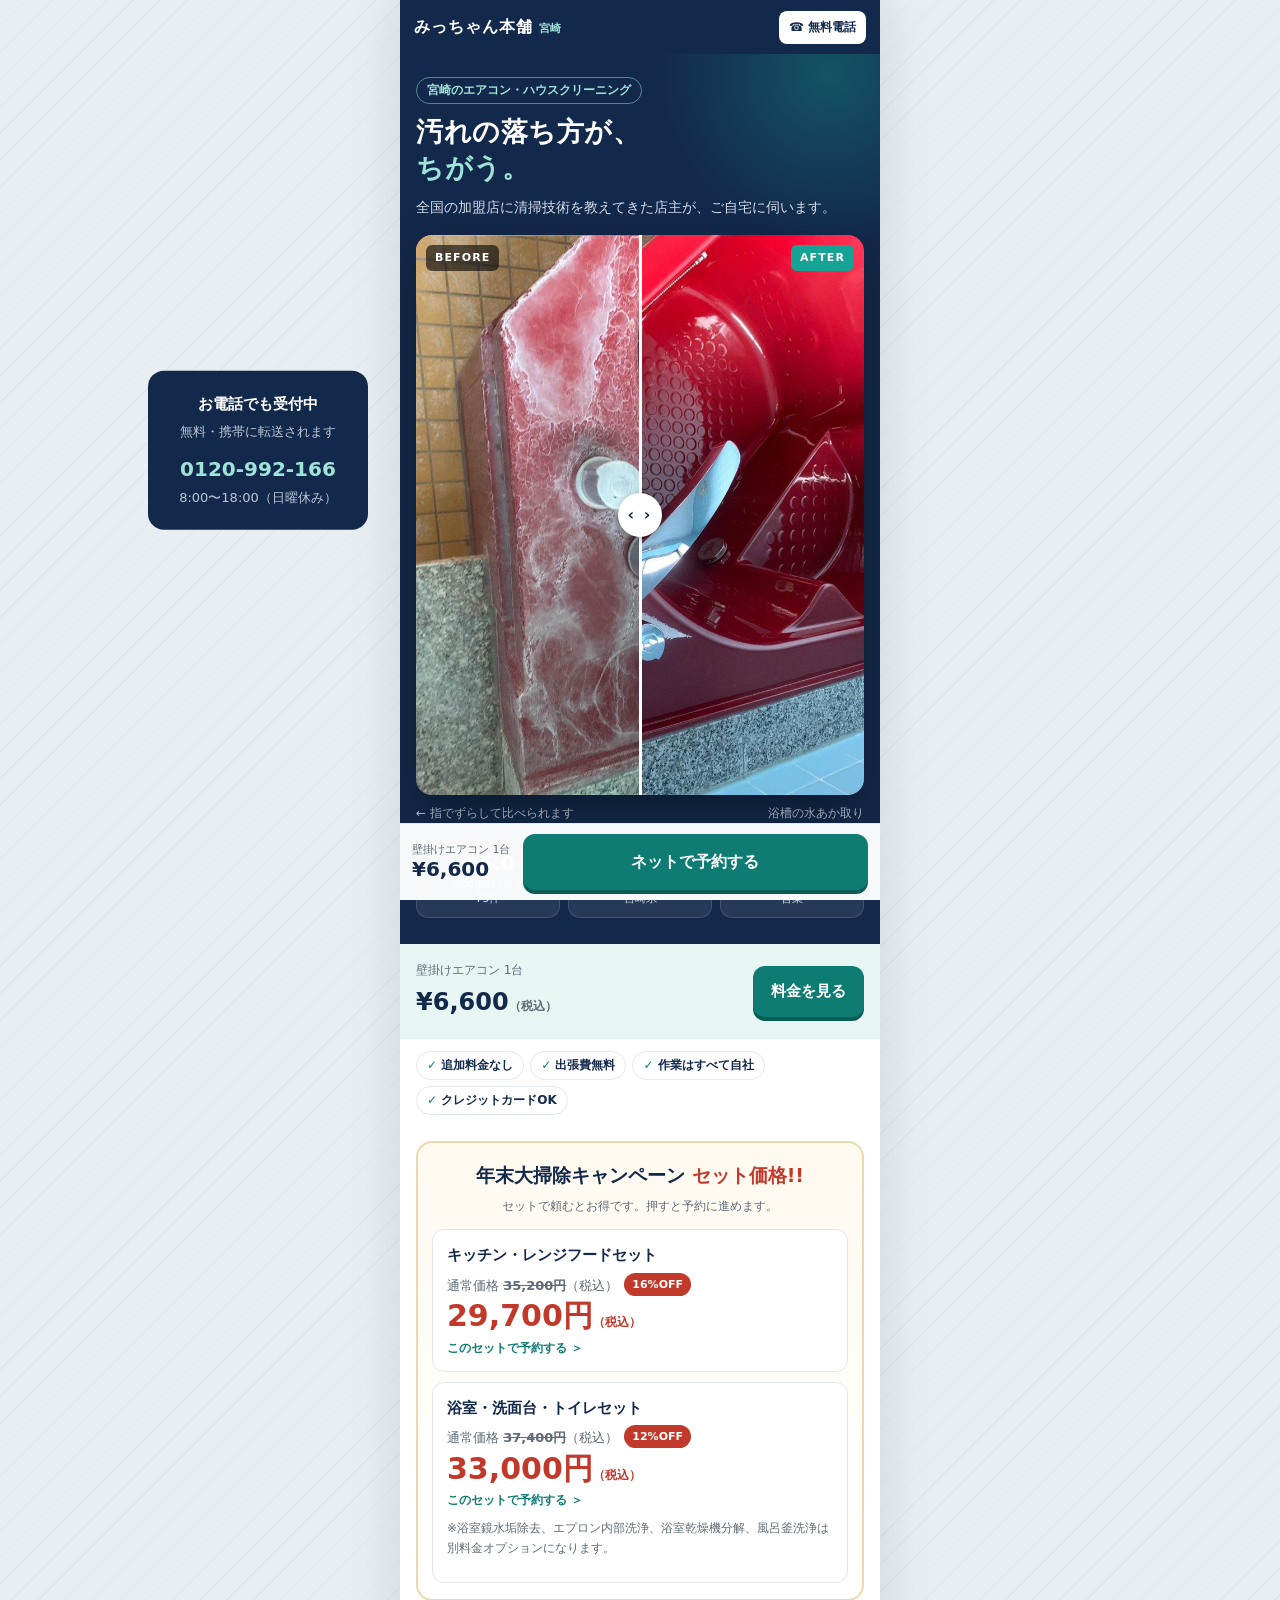
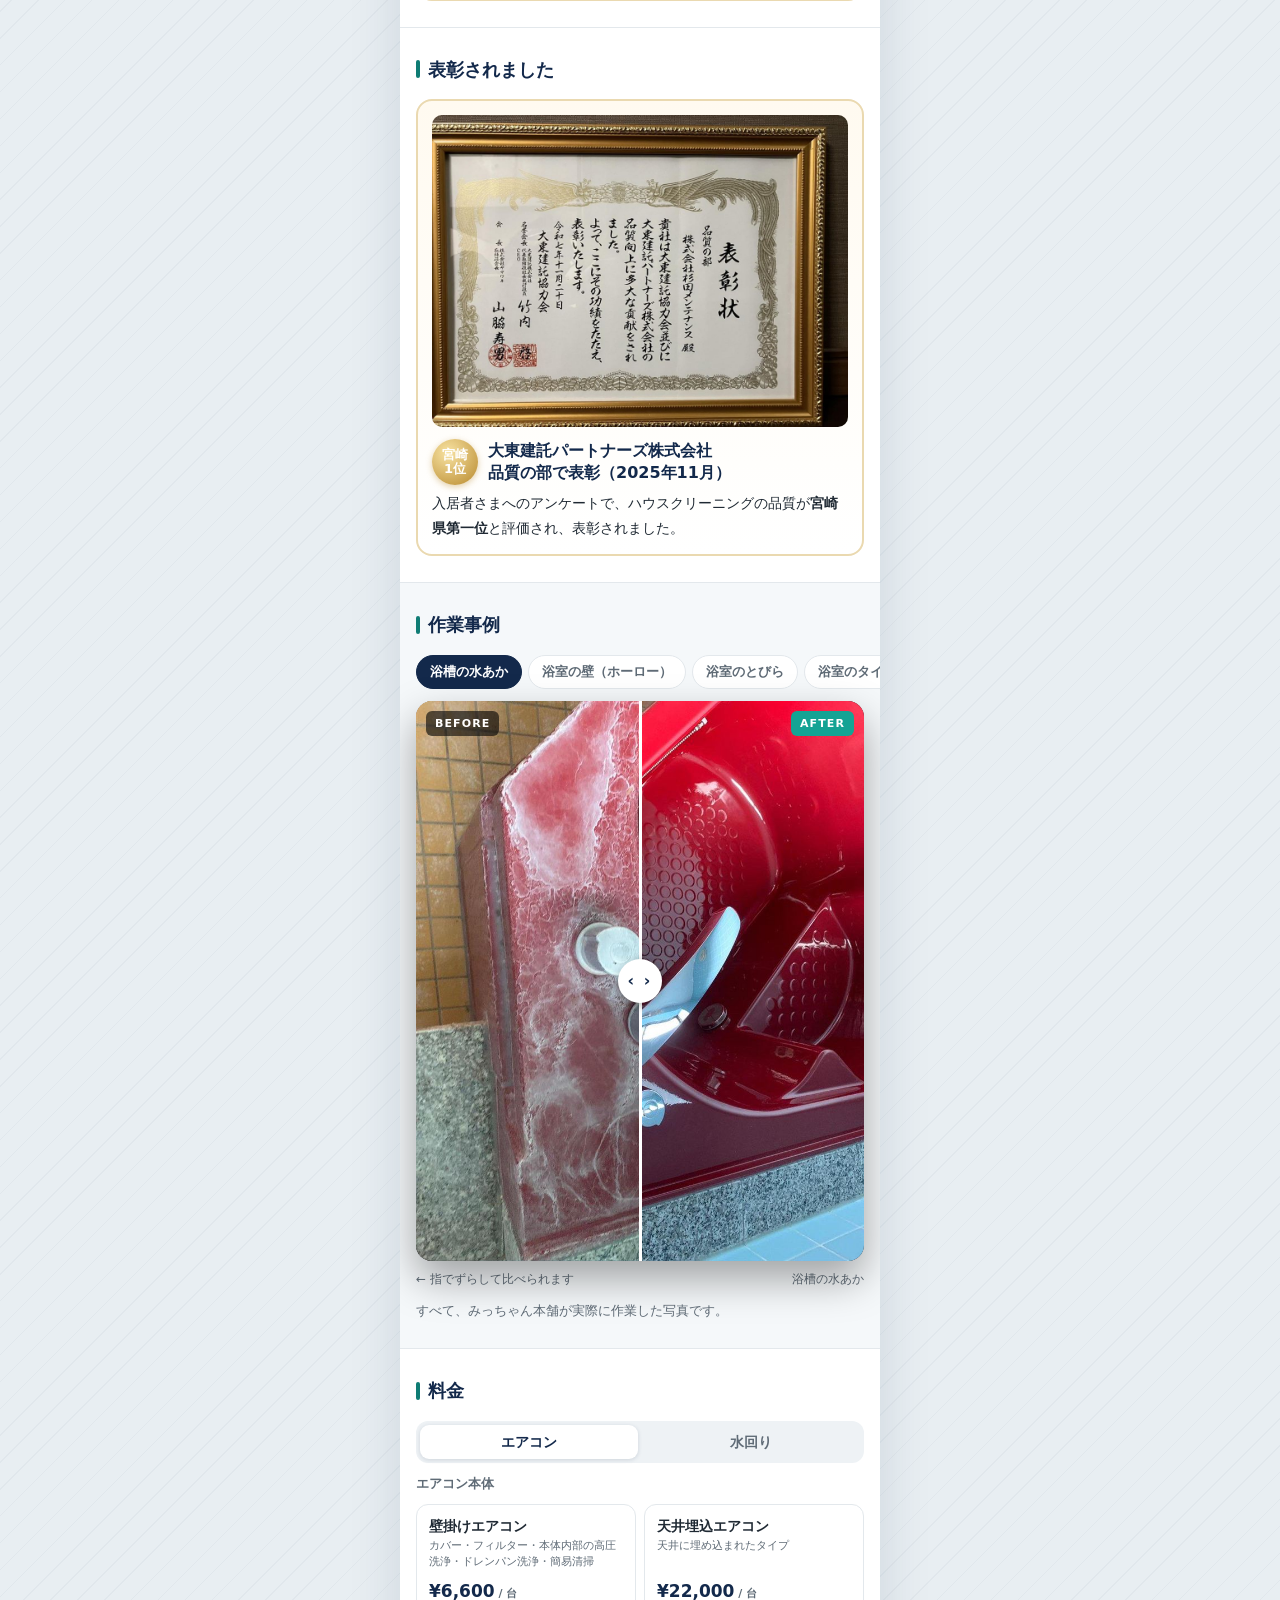
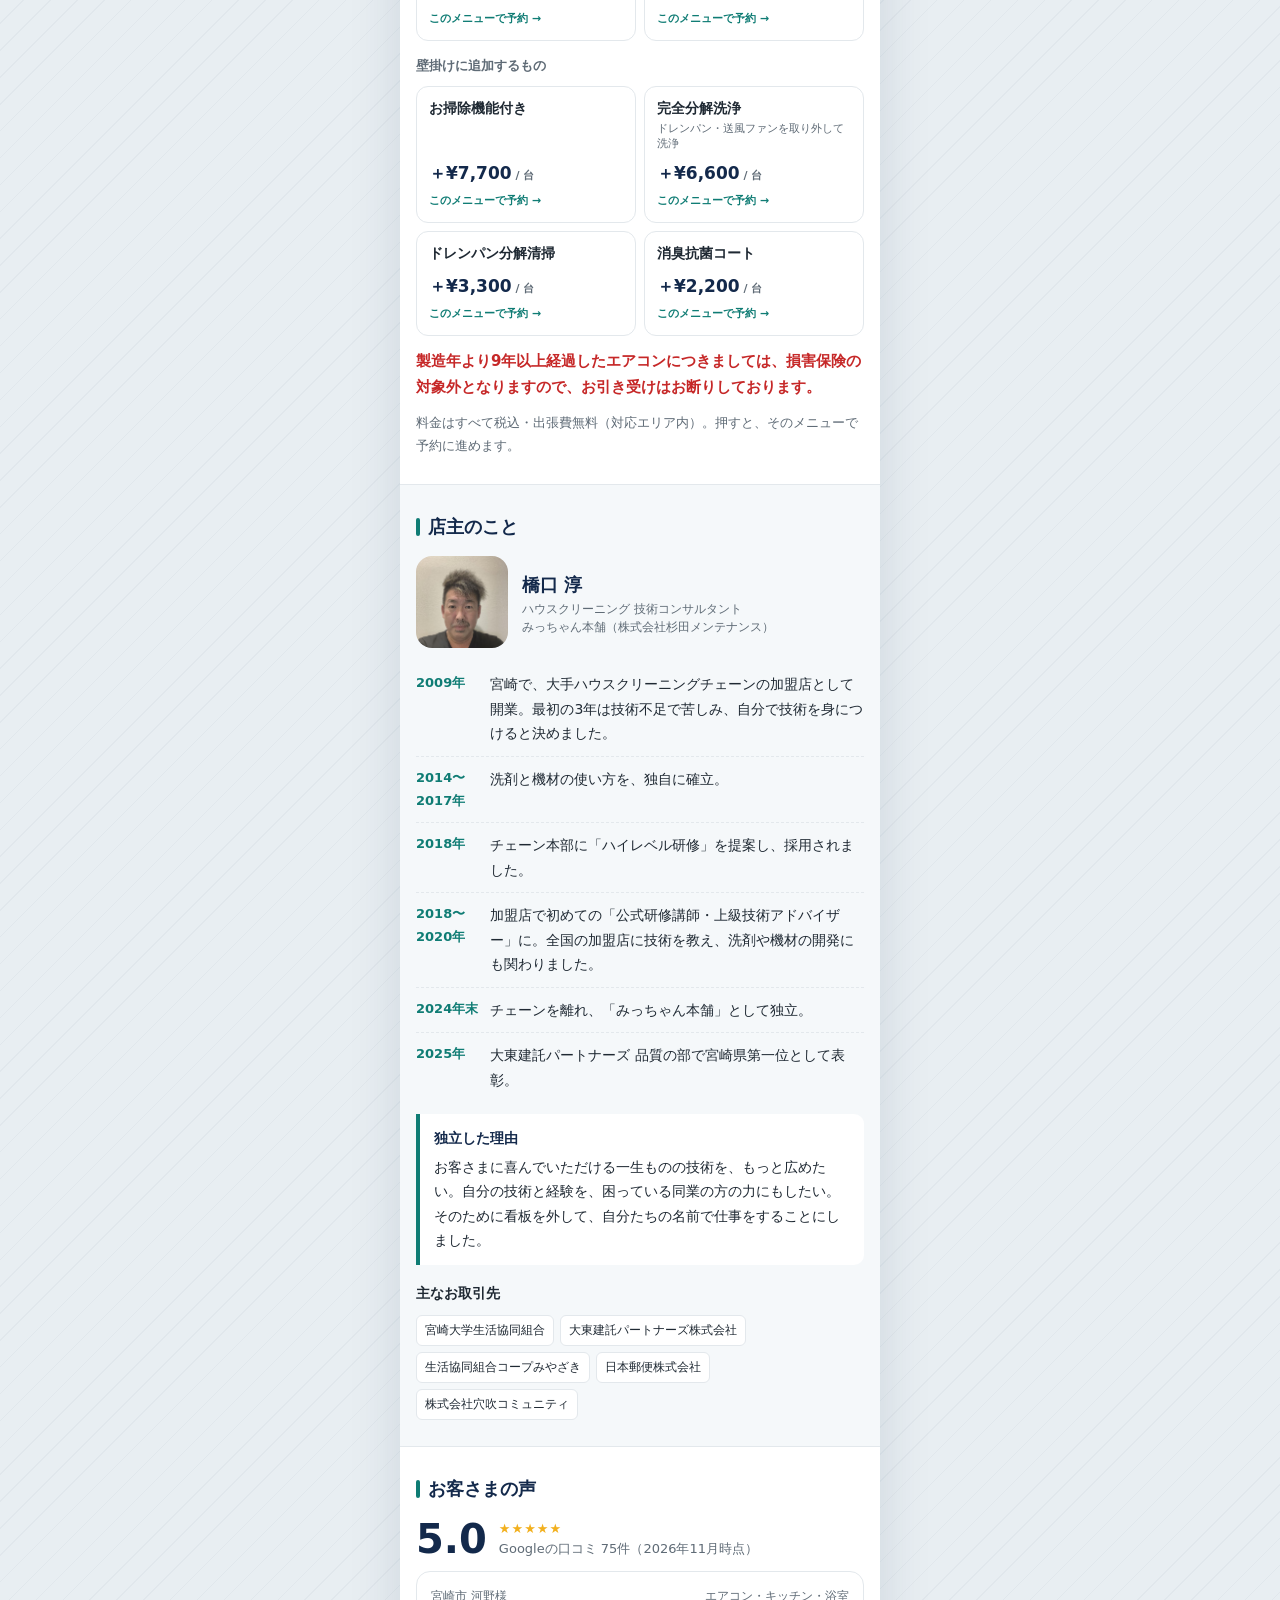
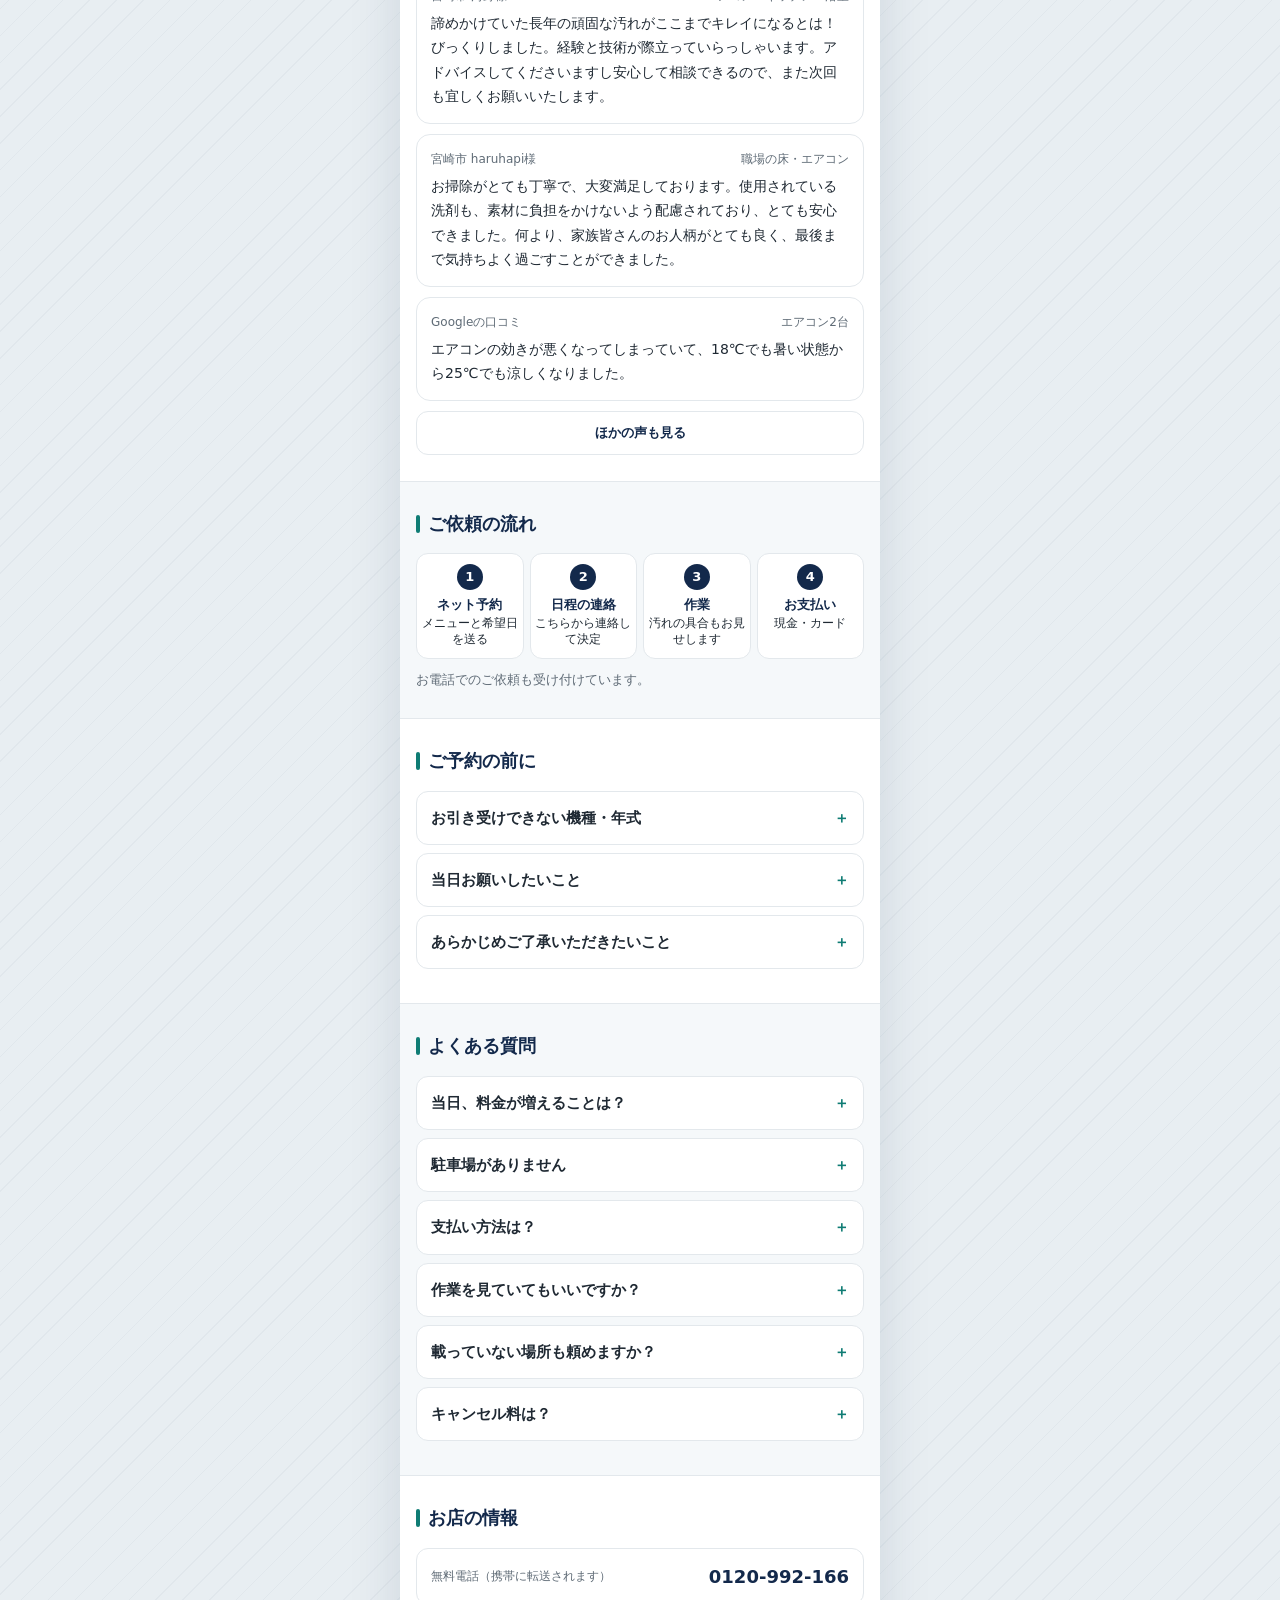
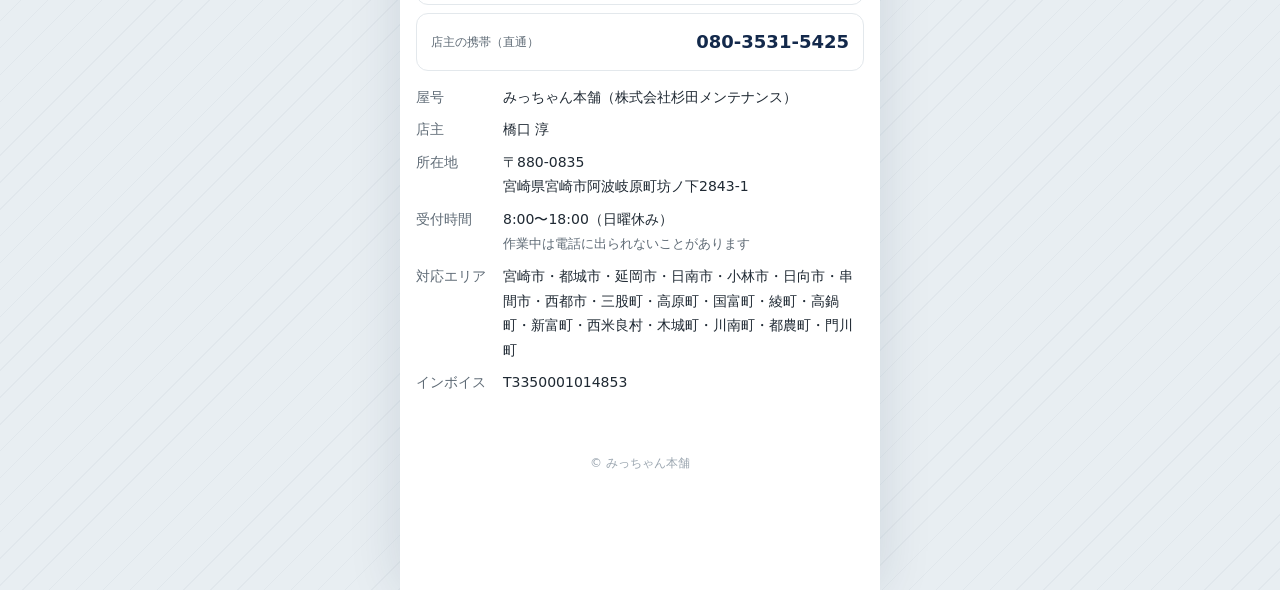
<file: index.html>
<!DOCTYPE html>
<html lang="ja">
<head>
<meta charset="UTF-8">
<meta name="viewport" content="width=device-width, initial-scale=1, viewport-fit=cover">
<title>みっちゃん本舗｜宮崎のエアコンクリーニング・ハウスクリーニング</title>
<meta name="description" content="宮崎のエアコンクリーニング・ハウスクリーニング。全国のハウスクリーニング加盟店に技術を教えてきた店主が伺います。大東建託パートナーズ 品質の部 宮崎県第一位。ネットで予約できます。">
<meta property="og:image" content="images/tub-after.jpg">
<meta property="og:site_name" content="エアコンクリーニングみっちゃん本舗">
<meta name="theme-color" content="#13294b">
<link rel="icon" type="image/png" href="favicon.png">
<script type="application/ld+json">
{"@context":"https://schema.org","@type":"WebSite","name":"エアコンクリーニングみっちゃん本舗","alternateName":"みっちゃん本舗","url":"https://sgtm1118-lab.github.io/mitchan-honpo/"}
</script>
<link rel="stylesheet" href="common.css?v=4">
<style>
/* トップ：さわって比べる「before / after」 */
.top{background:var(--navy);color:#fff;padding:22px 16px 26px;position:relative;overflow:hidden}
.top::before{content:"";position:absolute;width:340px;height:340px;border-radius:50%;background:radial-gradient(circle,rgba(20,163,148,.35),transparent 70%);top:-150px;right:-120px}
.top .kicker{position:relative;display:inline-block;font-size:12px;font-weight:700;color:#9fe3d9;border:1px solid rgba(159,227,217,.5);border-radius:999px;padding:2px 10px;margin:0 0 10px}
.top h1{position:relative;font-size:27px;line-height:1.35;margin:0 0 8px;letter-spacing:.02em}
.top h1 em{font-style:normal;color:#9fe3d9}
.top .lead{position:relative;font-size:14px;color:#d3dcea;margin:0 0 16px}

.ba{position:relative;border-radius:16px;overflow:hidden;aspect-ratio:4/5;background:#222;user-select:none;touch-action:pan-y;box-shadow:0 18px 40px rgba(0,0,0,.35)}
.ba img{position:absolute;inset:0;width:100%;height:100%;object-fit:cover;pointer-events:none}
.ba .b{clip-path:inset(0 calc(100% - var(--x,50%)) 0 0)}
.ba .knob{position:absolute;top:0;bottom:0;left:var(--x,50%);width:3px;margin-left:-1.5px;background:#fff;pointer-events:none}
.ba .knob::after{content:"‹ ›";position:absolute;top:50%;left:50%;transform:translate(-50%,-50%);width:44px;height:44px;border-radius:50%;background:#fff;color:var(--navy);font-weight:800;font-size:16px;display:grid;place-items:center;box-shadow:0 2px 10px rgba(0,0,0,.3);letter-spacing:2px}
.ba .lb{position:absolute;top:10px;font-size:11px;font-weight:800;letter-spacing:.1em;padding:3px 9px;border-radius:6px;pointer-events:none}
.ba .lb.l{left:10px;background:rgba(0,0,0,.6);color:#fff}
.ba .lb.r{right:10px;background:var(--ac2);color:#fff}
.ba input{position:absolute;inset:0;width:100%;height:100%;opacity:0;cursor:ew-resize;margin:0}
.ba-cap{display:flex;justify-content:space-between;font-size:12px;margin-top:8px;color:#b9c6d6}
.top .ba-cap{color:#b9c6d6}

.stats{position:relative;display:grid;grid-template-columns:repeat(3,minmax(0,1fr));gap:8px;margin-top:16px}
.stats div{background:rgba(255,255,255,.08);border:1px solid rgba(255,255,255,.12);border-radius:12px;padding:10px 6px;text-align:center;font-size:11px;line-height:1.35;color:#d3dcea}
.stats b{display:block;font-size:20px;color:#fff;line-height:1.2;margin-bottom:2px}
.stats b small{font-size:12px}

.quick{display:flex;align-items:center;justify-content:space-between;gap:12px;padding:16px;background:var(--ac-soft)}
.quick .p small{display:block;font-size:12px;color:var(--ink2)}
.quick .p b{font-size:24px;color:var(--navy)}
.quick .p b small{display:inline;font-size:12px;color:var(--ink2);font-weight:600}
.quick a{flex:none;width:auto;padding:12px 18px;font-size:15px}
.tags{display:flex;flex-wrap:wrap;gap:6px;padding:12px 16px 0}
.tags span{font-size:12px;font-weight:700;color:var(--navy);background:#fff;border:1px solid var(--line);border-radius:999px;padding:3px 10px}
.tags span::before{content:"✓ ";color:var(--ac)}


/* 年末大掃除キャンペーン */
.camp{border:2px solid #ead9b0;background:linear-gradient(180deg,#fffaf0,#fff);border-radius:16px;padding:16px 14px}
.camp .ttl{font-size:19px;font-weight:900;color:var(--navy);text-align:center;margin:0 0 4px}
.camp .ttl em{font-style:normal;color:#c0392b}
.camp .sub{text-align:center;font-size:12px;color:var(--ink2);margin:0 0 12px}
.camp .card{display:block;border:1px solid var(--line);border-radius:12px;padding:12px 14px;background:#fff;text-decoration:none;margin-top:10px}
.camp .card .nm{font-weight:800;font-size:15px;color:var(--navy)}
.camp .card .reg{font-size:13px;color:var(--ink2);margin-top:4px}
.camp .card .reg s{font-weight:700}
.camp .card .off{display:inline-block;background:#c0392b;color:#fff;font-size:11px;font-weight:800;border-radius:999px;padding:2px 8px;margin-left:6px;vertical-align:2px}
.camp .card .sale{font-size:30px;font-weight:900;color:#c0392b;line-height:1.15;margin-top:2px}
.camp .card .sale small{font-size:12px;font-weight:700}
.camp .card .go{font-size:12px;color:var(--ac);font-weight:700;margin-top:4px}
.camp .opt{font-size:12px;color:var(--ink2);margin-top:8px;line-height:1.6}

/* 表彰 */
.award{border:2px solid #ead9b0;background:linear-gradient(180deg,#fffaf0,#fff);border-radius:16px;padding:14px}
.award img{border-radius:10px;width:100%}
.award .ttl{display:flex;align-items:center;gap:10px;margin:12px 0 6px}
.award .medal{flex:none;width:46px;height:46px;border-radius:50%;background:radial-gradient(circle at 35% 30%,#f8e3a3,var(--gold));color:#fff;font-weight:900;display:grid;place-items:center;font-size:13px;line-height:1.1;text-align:center;box-shadow:0 2px 6px rgba(184,137,45,.4)}
.award .ttl b{font-size:16px;line-height:1.4;color:var(--navy)}
.award p{margin:0;font-size:14px}

/* 作業事例 */
.cases{display:flex;gap:6px;overflow-x:auto;scrollbar-width:none;margin:0 -16px 12px;padding:0 16px}
.cases::-webkit-scrollbar{display:none}
.cases button{flex:none;border:1px solid var(--line);background:#fff;border-radius:999px;padding:7px 13px;font-size:13px;font-weight:700;cursor:pointer;color:var(--ink2)}
.cases button[aria-selected="true"]{background:var(--navy);border-color:var(--navy);color:#fff}
#caseBox .ba{aspect-ratio:3/4}
.sec .ba-cap{color:var(--ink2)}

/* 料金 */
.pgrid{display:grid;grid-template-columns:1fr 1fr;gap:8px}
.pgrid a{display:flex;flex-direction:column;gap:2px;border:1px solid var(--line);border-radius:12px;padding:12px;text-decoration:none;background:#fff;min-width:0}
.pgrid a.wide{grid-column:1/-1}
.pgrid .n{font-weight:700;font-size:14px;line-height:1.4}
.pgrid .d{font-size:11px;color:var(--ink2);line-height:1.4;display:-webkit-box;-webkit-line-clamp:3;-webkit-box-orient:vertical;overflow:hidden}
.pgrid .p{margin-top:auto;padding-top:6px;font-weight:800;font-size:17px;color:var(--navy)}
.pgrid .p small{font-size:11px;color:var(--ink2);font-weight:600}
.pgrid .go{font-size:11px;color:var(--ac);font-weight:700}
.pgroup{font-size:13px;font-weight:800;color:var(--ink2);margin:14px 0 8px}
.pgroup:first-child{margin-top:0}
.pane[hidden]{display:none}

/* 店主 */
.owner{display:flex;gap:14px;align-items:center;margin-bottom:14px}
.owner img{width:92px;height:92px;border-radius:16px;object-fit:cover;object-position:center 30%;flex:none}
.owner b{display:block;font-size:18px;color:var(--navy)}
.owner span{font-size:12px;color:var(--ink2);line-height:1.5;display:block}
.tl{list-style:none;margin:0;padding:0}
.tl li{display:grid;grid-template-columns:4.6em minmax(0,1fr);gap:10px;padding:10px 0;border-bottom:1px dashed var(--line);font-size:14px}
.tl li:last-child{border-bottom:0}
.tl .y{font-weight:800;color:var(--ac);font-size:13px}
.why{margin-top:12px;background:#fff;border-left:4px solid var(--ac);border-radius:0 10px 10px 0;padding:12px 14px;font-size:14px}
.why b{display:block;color:var(--navy);margin-bottom:4px}
.clients{display:flex;flex-wrap:wrap;gap:6px;margin-top:10px}
.clients span{font-size:12px;background:#fff;border:1px solid var(--line);border-radius:6px;padding:4px 8px}

/* 口コミ */
.rv-sum{display:flex;align-items:center;gap:12px;margin-bottom:12px}
.rv-sum .big{font-size:40px;font-weight:800;color:var(--navy);line-height:1}
.rv-sum .muted{line-height:1.5}
.rv{border:1px solid var(--line);border-radius:14px;padding:14px;margin-bottom:10px;background:#fff}
.rv .who{display:flex;justify-content:space-between;font-size:12px;color:var(--ink2);margin-bottom:4px}
.rv p{margin:0;font-size:14px}
.rv.more-rv{display:none}
.show-all .rv.more-rv{display:block}
.btn-more{display:block;width:100%;background:#fff;border:1px solid var(--line);border-radius:12px;padding:12px;font-weight:700;color:var(--navy);cursor:pointer}

.flow{display:grid;grid-template-columns:repeat(4,minmax(0,1fr));gap:6px;list-style:none;margin:0;padding:0;counter-reset:f}
.flow li{counter-increment:f;text-align:center;font-size:12px;line-height:1.4;background:#fff;border:1px solid var(--line);border-radius:12px;padding:10px 4px}
.flow li::before{content:counter(f);display:grid;place-items:center;width:26px;height:26px;margin:0 auto 6px;border-radius:50%;background:var(--navy);color:#fff;font-weight:800;font-size:13px}
.flow b{display:block;font-size:13px;color:var(--navy)}
.flow-note{font-size:13px;color:var(--ink2);margin:10px 0 0}

details.acc{border:1px solid var(--line);border-radius:12px;margin-bottom:8px;padding:0 14px;background:#fff}
details.acc summary{cursor:pointer;font-weight:700;padding:13px 0;list-style:none;display:flex;justify-content:space-between;gap:8px}
details.acc summary::-webkit-details-marker{display:none}
details.acc summary::after{content:"＋";color:var(--ac)}
details.acc[open] summary::after{content:"－"}
details.acc .in{padding:0 0 12px;font-size:14px}
details.acc ul{margin:.3em 0;padding-left:1.2em}
details.acc p{margin:0 0 .5em}

table.cancel{width:100%;border-collapse:collapse;font-size:14px}
table.cancel td{padding:8px 0;border-bottom:1px solid var(--line)}
table.cancel td:last-child{text-align:right;font-weight:700}

.contact{display:grid;gap:8px;margin-bottom:14px}
.contact a{display:flex;justify-content:space-between;align-items:center;border:1px solid var(--line);border-radius:12px;padding:12px 14px;text-decoration:none;background:#fff}
.contact a b{font-size:18px;color:var(--navy)}
.contact a span{font-size:12px;color:var(--ink2)}
dl.info{display:grid;grid-template-columns:5.5em minmax(0,1fr);gap:8px 10px;margin:0;font-size:14px}
dl.info dt{color:var(--ink2)}
dl.info dd{margin:0}
.foot{padding:20px 16px;text-align:center;font-size:12px;color:var(--ink3)}
</style>
</head>
<body>
<div class="app">
  <header class="bar">
    <a class="shop" href="index.html">みっちゃん本舗<small>宮崎</small></a>
    <a class="tel" href="tel:0120992166">☎ 無料電話</a>
  </header>

  <section class="top">
    <span class="kicker">宮崎のエアコン・ハウスクリーニング</span>
    <h1>汚れの落ち方が、<br><em>ちがう。</em></h1>
    <p class="lead">全国の加盟店に清掃技術を教えてきた店主が、ご自宅に伺います。</p>
    <div class="ba" id="heroBa">
      <img src="images/tub-after.jpg" alt="洗ったあとの浴槽" width="800" height="1000">
      <img class="b" src="images/tub-before.jpg" alt="洗う前の浴槽（白い水あか）" width="800" height="1000">
      <span class="lb l">BEFORE</span><span class="lb r">AFTER</span>
      <span class="knob"></span>
      <input type="range" min="0" max="100" value="50" aria-label="洗う前と後を比べる">
    </div>
    <div class="ba-cap"><span>← 指でずらして比べられます</span><span>浴槽の水あか取り</span></div>
    <div class="stats">
      <div><b>★5.0</b>Google口コミ<br>75件</div>
      <div><b>1<small>位</small></b>品質の部<br>宮崎県</div>
      <div><b>17<small>年</small></b>夫婦で<br>営業</div>
    </div>
  </section>

  <div class="quick">
    <div class="p"><small>壁掛けエアコン 1台</small><b>¥6,600<small>（税込）</small></b></div>
    <a class="btn" href="#price">料金を見る</a>
  </div>
  <div class="tags"><span>追加料金なし</span><span>出張費無料</span><span>作業はすべて自社</span><span>クレジットカードOK</span></div>


  <section class="sec">
    <div class="camp">
      <p class="ttl">年末大掃除キャンペーン <em>セット価格!!</em></p>
      <p class="sub">セットで頼むとお得です。押すと予約に進めます。</p>
      <a class="card" href="yoyaku.html">
        <div class="nm">キッチン・レンジフードセット</div>
        <div class="reg">通常価格 <s>35,200円</s>（税込）<span class="off">16%OFF</span></div>
        <div class="sale">29,700円<small>（税込）</small></div>
        <div class="go">このセットで予約する ＞</div>
      </a>
      <a class="card" href="yoyaku.html">
        <div class="nm">浴室・洗面台・トイレセット</div>
        <div class="reg">通常価格 <s>37,400円</s>（税込）<span class="off">12%OFF</span></div>
        <div class="sale">33,000円<small>（税込）</small></div>
        <div class="go">このセットで予約する ＞</div>
        <p class="opt">※浴室鏡水垢除去、エプロン内部洗浄、浴室乾燥機分解、風呂釜洗浄は別料金オプションになります。</p>
      </a>
    </div>
  </section>

  <section class="sec">
    <h2>表彰されました</h2>
    <div class="award">
      <img src="images/award.jpg" alt="大東建託協力会からの表彰状（品質の部）" width="1000" height="750" loading="lazy">
      <div class="ttl"><span class="medal">宮崎<br>1位</span><b>大東建託パートナーズ株式会社<br>品質の部で表彰（2025年11月）</b></div>
      <p>入居者さまへのアンケートで、ハウスクリーニングの品質が<b>宮崎県第一位</b>と評価され、表彰されました。</p>
    </div>
  </section>

  <section class="sec tint">
    <h2>作業事例</h2>
    <div class="cases" role="tablist" id="cases"></div>
    <div id="caseBox"></div>
    <p class="muted" style="margin:10px 0 0">すべて、みっちゃん本舗が実際に作業した写真です。</p>
  </section>

  <section class="sec" id="price">
    <h2>料金</h2>
    <div class="chips" role="tablist" id="pchips"></div>
    <div id="plists"></div>
    <p style="margin:12px 0 0;color:#c62828;font-weight:700">製造年より9年以上経過したエアコンにつきましては、損害保険の対象外となりますので、お引き受けはお断りしております。</p>
    <p class="muted" style="margin:12px 0 0">料金はすべて税込・出張費無料（対応エリア内）。押すと、そのメニューで予約に進めます。</p>
  </section>

  <section class="sec tint">
    <h2>店主のこと</h2>
    <div class="owner">
      <img src="images/owner.jpg" alt="店主 橋口 淳" width="751" height="1000" loading="lazy">
      <div><b>橋口 淳</b><span>ハウスクリーニング 技術コンサルタント<br>みっちゃん本舗（株式会社杉田メンテナンス）</span></div>
    </div>
    <ol class="tl">
      <li><span class="y">2009年</span><span>宮崎で、大手ハウスクリーニングチェーンの加盟店として開業。最初の3年は技術不足で苦しみ、自分で技術を身につけると決めました。</span></li>
      <li><span class="y">2014〜<br>2017年</span><span>洗剤と機材の使い方を、独自に確立。</span></li>
      <li><span class="y">2018年</span><span>チェーン本部に「ハイレベル研修」を提案し、採用されました。</span></li>
      <li><span class="y">2018〜<br>2020年</span><span>加盟店で初めての「公式研修講師・上級技術アドバイザー」に。全国の加盟店に技術を教え、洗剤や機材の開発にも関わりました。</span></li>
      <li><span class="y">2024年末</span><span>チェーンを離れ、「みっちゃん本舗」として独立。</span></li>
      <li><span class="y">2025年</span><span>大東建託パートナーズ 品質の部で宮崎県第一位として表彰。</span></li>
    </ol>
    <div class="why"><b>独立した理由</b>お客さまに喜んでいただける一生ものの技術を、もっと広めたい。自分の技術と経験を、困っている同業の方の力にもしたい。そのために看板を外して、自分たちの名前で仕事をすることにしました。</div>
    <p style="font-weight:700;margin:16px 0 0;font-size:14px">主なお取引先</p>
    <div class="clients"><span>宮崎大学生活協同組合</span><span>大東建託パートナーズ株式会社</span><span>生活協同組合コープみやざき</span><span>日本郵便株式会社</span><span>株式会社穴吹コミュニティ</span></div>
  </section>

  <section class="sec">
    <h2>お客さまの声</h2>
    <div class="rv-sum"><span class="big">5.0</span><div class="muted"><span class="stars">★★★★★</span><br>Googleの口コミ 75件（2026年11月時点）</div></div>
    <div id="rvs">
      <div class="rv"><div class="who"><span>宮崎市 河野様</span><span>エアコン・キッチン・浴室</span></div><p>諦めかけていた長年の頑固な汚れがここまでキレイになるとは！びっくりしました。経験と技術が際立っていらっしゃいます。アドバイスしてくださいますし安心して相談できるので、また次回も宜しくお願いいたします。</p></div>
      <div class="rv"><div class="who"><span>宮崎市 haruhapi様</span><span>職場の床・エアコン</span></div><p>お掃除がとても丁寧で、大変満足しております。使用されている洗剤も、素材に負担をかけないよう配慮されており、とても安心できました。何より、家族皆さんのお人柄がとても良く、最後まで気持ちよく過ごすことができました。</p></div>
      <div class="rv"><div class="who"><span>Googleの口コミ</span><span>エアコン2台</span></div><p>エアコンの効きが悪くなってしまっていて、18℃でも暑い状態から25℃でも涼しくなりました。</p></div>
      <div class="rv more-rv"><div class="who"><span>Googleの口コミ</span><span>エアコン2台</span></div><p>寝室とリビングの2台のエアコンを、とても丁寧に、綺麗にして頂きました。カビの匂いも全くなくなり、爽やかな風が気持ちいい。</p></div>
      <div class="rv more-rv"><div class="who"><span>Googleの口コミ</span><span>エアコン</span></div><p>今の状態に合わせて、内容などをご提案頂きました。私が想定していたよりかなり安くやって頂き助かりました。</p></div>
      <div class="rv more-rv"><div class="who"><span>Googleの口コミ</span><span>エアコン</span></div><p>気さくなご夫婦で急な予約だったにも関わらず早急に対応していただきました。</p></div>
    </div>
    <button type="button" class="btn-more" id="rvMore">ほかの声も見る</button>
  </section>

  <section class="sec tint">
    <h2>ご依頼の流れ</h2>
    <ol class="flow">
      <li><b>ネット予約</b>メニューと希望日を送る</li>
      <li><b>日程の連絡</b>こちらから連絡して決定</li>
      <li><b>作業</b>汚れの具合もお見せします</li>
      <li><b>お支払い</b>現金・カード</li>
    </ol>
    <p class="flow-note">お電話でのご依頼も受け付けています。</p>
  </section>

  <section class="sec">
    <h2>ご予約の前に</h2>
    <details class="acc"><summary>お引き受けできない機種・年式</summary><div class="in">
      <p>製造から9年以上たったエアコンは、損害保険の対象外で部品の製造も終わっているため、保証の対象外になります。エアコンの真下のシールで、メーカー・型式・製造年をご確認ください。</p>
      <p>次の機種はお断りしています。</p>
      <ul><li>日立 しろくま君 おそうじ機能付き Xシリーズ</li><li>パナソニック おそうじ機能付き Xシリーズ</li><li>富士通 ノクリア Xシリーズ（サイドファン付き）</li><li>シャープ おそうじ機能付き ネオレストシリーズ</li><li>三菱 霧ヶ峰 FZシリーズ</li></ul>
    </div></details>
    <details class="acc"><summary>当日お願いしたいこと</summary><div class="in"><ul>
      <li>電気・水道をお借りします。</li>
      <li>カバーを洗う場所として、お風呂かベランダをお借りします。</li>
      <li>エアコンの下に作業スペースが必要です。家具や荷物は前もって動かしておいてください。</li>
      <li>高い所のエアコンは足場が必要なので、予約のときにお知らせください。</li>
      <li>お掃除機能付きエアコンは、必ず事前にお知らせください。</li>
    </ul></div></details>
    <details class="acc"><summary>あらかじめご了承いただきたいこと</summary><div class="in"><ul>
      <li>取り外しや動作確認ができない、異音・故障があるなどの場合は、作業できないことがあります。</li>
      <li>設備の劣化などで、塗装がはがれる場合があります。</li>
      <li>変色や染みこんだ汚れは、完全に落とせない場合があります。</li>
    </ul></div></details>
  </section>

  <section class="sec tint">
    <h2>よくある質問</h2>
    <details class="acc"><summary>当日、料金が増えることは？</summary><div class="in">当日の急な追加料金はありません。お掃除機能付きかどうかや台数など、状況を先にお知らせください。</div></details>
    <details class="acc"><summary>駐車場がありません</summary><div class="in">近くの有料パーキングを使いますので、その代金のご負担をお願いします。</div></details>
    <details class="acc"><summary>支払い方法は？</summary><div class="in">現金のほか、各種クレジットカード（Mastercard・VISA・JCB・American Express）が使えます。</div></details>
    <details class="acc"><summary>作業を見ていてもいいですか？</summary><div class="in">はい。どこが汚れているか、どう洗うかを説明しながら作業します。</div></details>
    <details class="acc"><summary>載っていない場所も頼めますか？</summary><div class="in">状況をお聞きして、できるかどうか判断し、お見積もりします。お気軽にご相談ください。</div></details>
    <details class="acc"><summary>キャンセル料は？</summary><div class="in">
      <table class="cancel">
        <tr><td>作業日の5日前まで</td><td>無料</td></tr>
        <tr><td>4〜2日前</td><td>料金の25%</td></tr>
        <tr><td>前日</td><td>料金の50%</td></tr>
        <tr><td>当日</td><td>料金の100%</td></tr>
      </table>
      <p class="muted" style="margin:8px 0 0">作業日が決まってから48時間以内なら、キャンセル料はかかりません。</p>
    </div></details>
  </section>

  <section class="sec">
    <h2>お店の情報</h2>
    <div class="contact">
      <a href="tel:0120992166"><span>無料電話（携帯に転送されます）</span><b>0120-992-166</b></a>
      <a href="tel:08035315425"><span>店主の携帯（直通）</span><b>080-3531-5425</b></a>
    </div>
    <dl class="info">
      <dt>屋号</dt><dd>みっちゃん本舗（株式会社杉田メンテナンス）</dd>
      <dt>店主</dt><dd>橋口 淳</dd>
      <dt>所在地</dt><dd>〒880-0835<br>宮崎県宮崎市阿波岐原町坊ノ下2843-1</dd>
      <dt>受付時間</dt><dd>8:00〜18:00（日曜休み）<br><span class="muted">作業中は電話に出られないことがあります</span></dd>
      <dt>対応エリア</dt><dd>宮崎市・都城市・延岡市・日南市・小林市・日向市・串間市・西都市・三股町・高原町・国富町・綾町・高鍋町・新富町・西米良村・木城町・川南町・都農町・門川町</dd>
      <dt>インボイス</dt><dd>T3350001014853</dd>
    </dl>
  </section>

  <p class="foot">© みっちゃん本舗</p>

  <div class="cta">
    <div class="sum"><small>壁掛けエアコン 1台</small><b>¥6,600</b></div>
    <a class="btn" href="yoyaku.html">ネットで予約する</a>
  </div>
</div>

<aside class="side">
  <b>お電話でも受付中</b>
  <span class="muted">無料・携帯に転送されます</span>
  <a class="num" href="tel:0120992166">0120-992-166</a>
  <span class="muted">8:00〜18:00（日曜休み）</span>
</aside>

<script src="menu.js?v=7"></script>
<script>
// before / after を指でずらして比べる
function slider(box){
  const r = box.querySelector("input");
  const set = () => box.style.setProperty("--x", r.value + "%");
  r.addEventListener("input", set); set();
}
slider(document.getElementById("heroBa"));

// 作業事例
const CASES = [
  { k: "tub",  name: "浴槽の水あか",       w: 800, h: 1000 },
  { k: "wall", name: "浴室の壁（ホーロー）", w: 750, h: 1000 },
  { k: "door", name: "浴室のとびら",       w: 750, h: 1000 },
  { k: "tile", name: "浴室のタイル",       w: 750, h: 1000 },
  { k: "sink", name: "キッチンのシンク",   w: 1000, h: 750 }
];
(() => {
  const tabs = document.getElementById("cases"), box = document.getElementById("caseBox");
  const show = c => {
    tabs.querySelectorAll("button").forEach(b => b.setAttribute("aria-selected", b.dataset.k === c.k));
    box.innerHTML = '<div class="ba" style="aspect-ratio:' + c.w + '/' + c.h + '">'
      + '<img src="images/' + c.k + '-after.jpg" alt="' + c.name + '（作業後）" loading="lazy">'
      + '<img class="b" src="images/' + c.k + '-before.jpg" alt="' + c.name + '（作業前）" loading="lazy">'
      + '<span class="lb l">BEFORE</span><span class="lb r">AFTER</span><span class="knob"></span>'
      + '<input type="range" min="0" max="100" value="50" aria-label="' + c.name + 'の作業前と後を比べる"></div>'
      + '<div class="ba-cap"><span>← 指でずらして比べられます</span><span>' + c.name + '</span></div>';
    slider(box.querySelector(".ba"));
  };
  CASES.forEach(c => {
    const b = document.createElement("button");
    b.type = "button"; b.dataset.k = c.k; b.setAttribute("role", "tab"); b.textContent = c.name;
    b.addEventListener("click", () => show(c));
    tabs.appendChild(b);
  });
  show(CASES[0]);
})();

// 料金（カテゴリーボタンで切りかえ）
(() => {
  const chips = document.getElementById("pchips"), lists = document.getElementById("plists");
  Object.entries(MENU).forEach(([cat, c], i) => {
    const b = document.createElement("button");
    b.type = "button"; b.className = "chip"; b.setAttribute("role", "tab");
    b.setAttribute("aria-selected", i === 0); b.dataset.cat = cat; b.textContent = c.name;
    chips.appendChild(b);
    const div = document.createElement("div");
    div.className = "pane"; div.dataset.cat = cat; div.hidden = i > 0;
    div.innerHTML = c.groups.map(g => '<p class="pgroup">' + g.title + '</p><div class="pgrid">' + g.items.map((it, n) =>
      '<a href="yoyaku.html?add=' + it.k + '"' + (n === g.items.length - 1 && g.items.length % 2 ? ' class="wide"' : '') + '><span class="n">' + it.name + '</span>'
      + (it.desc ? '<span class="d">' + it.desc + '</span>' : '')
      + '<span class="p">' + (it.check ? "ご相談" : (it.regular ? '<s style="color:#8a97a8;font-weight:400;font-size:.82em">' + yen(it.regular) + '</s> ' : "") + (it.add ? "＋" : "") + yen(it.price) + '<small> / ' + it.unit + '</small>') + '</span>'
      + '<span class="go">このメニューで予約 →</span></a>').join("") + '</div>').join("");
    lists.appendChild(div);
  });
  chips.addEventListener("click", e => {
    const b = e.target.closest(".chip"); if (!b) return;
    chips.querySelectorAll(".chip").forEach(x => x.setAttribute("aria-selected", x === b));
    lists.querySelectorAll(".pane").forEach(p => p.hidden = p.dataset.cat !== b.dataset.cat);
  });
})();

// 口コミをもっと見る
document.getElementById("rvMore").addEventListener("click", e => {
  document.getElementById("rvs").classList.add("show-all"); e.target.remove();
});
</script>
</body>
</html>
</file>
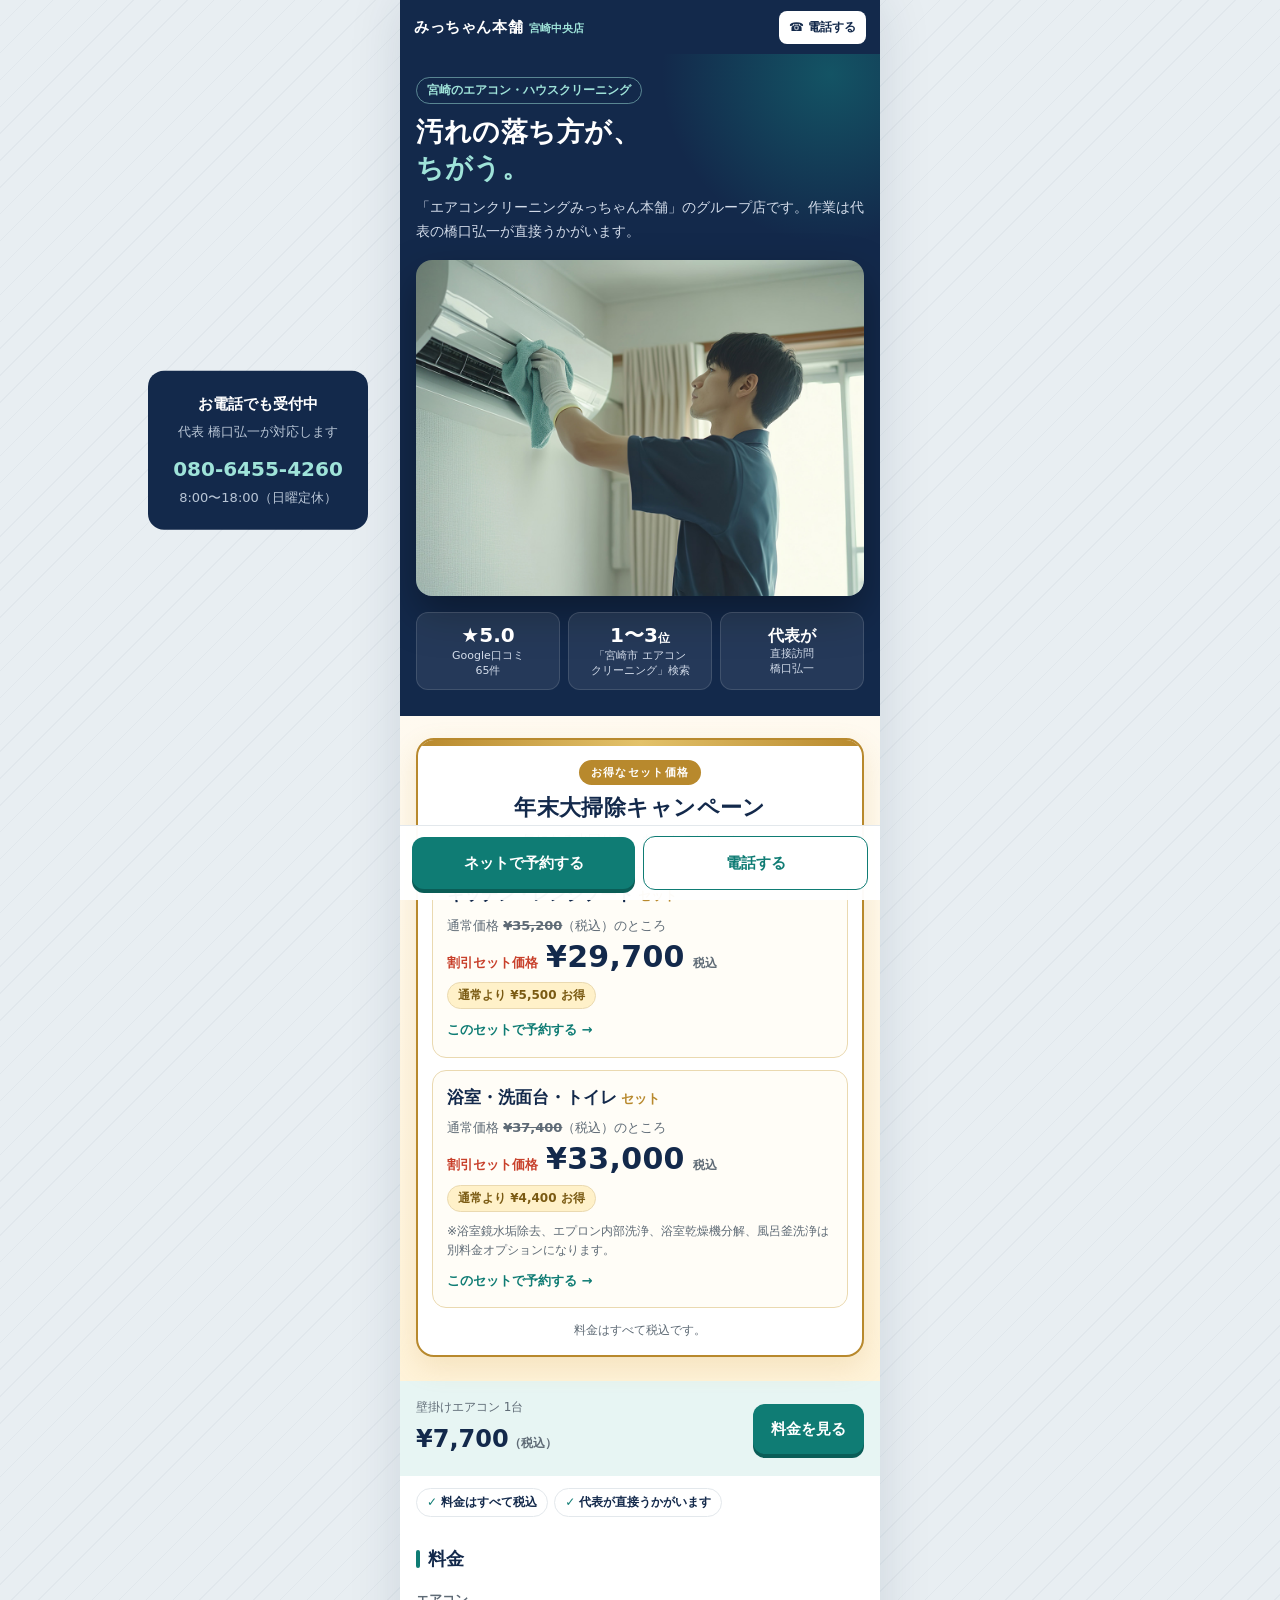
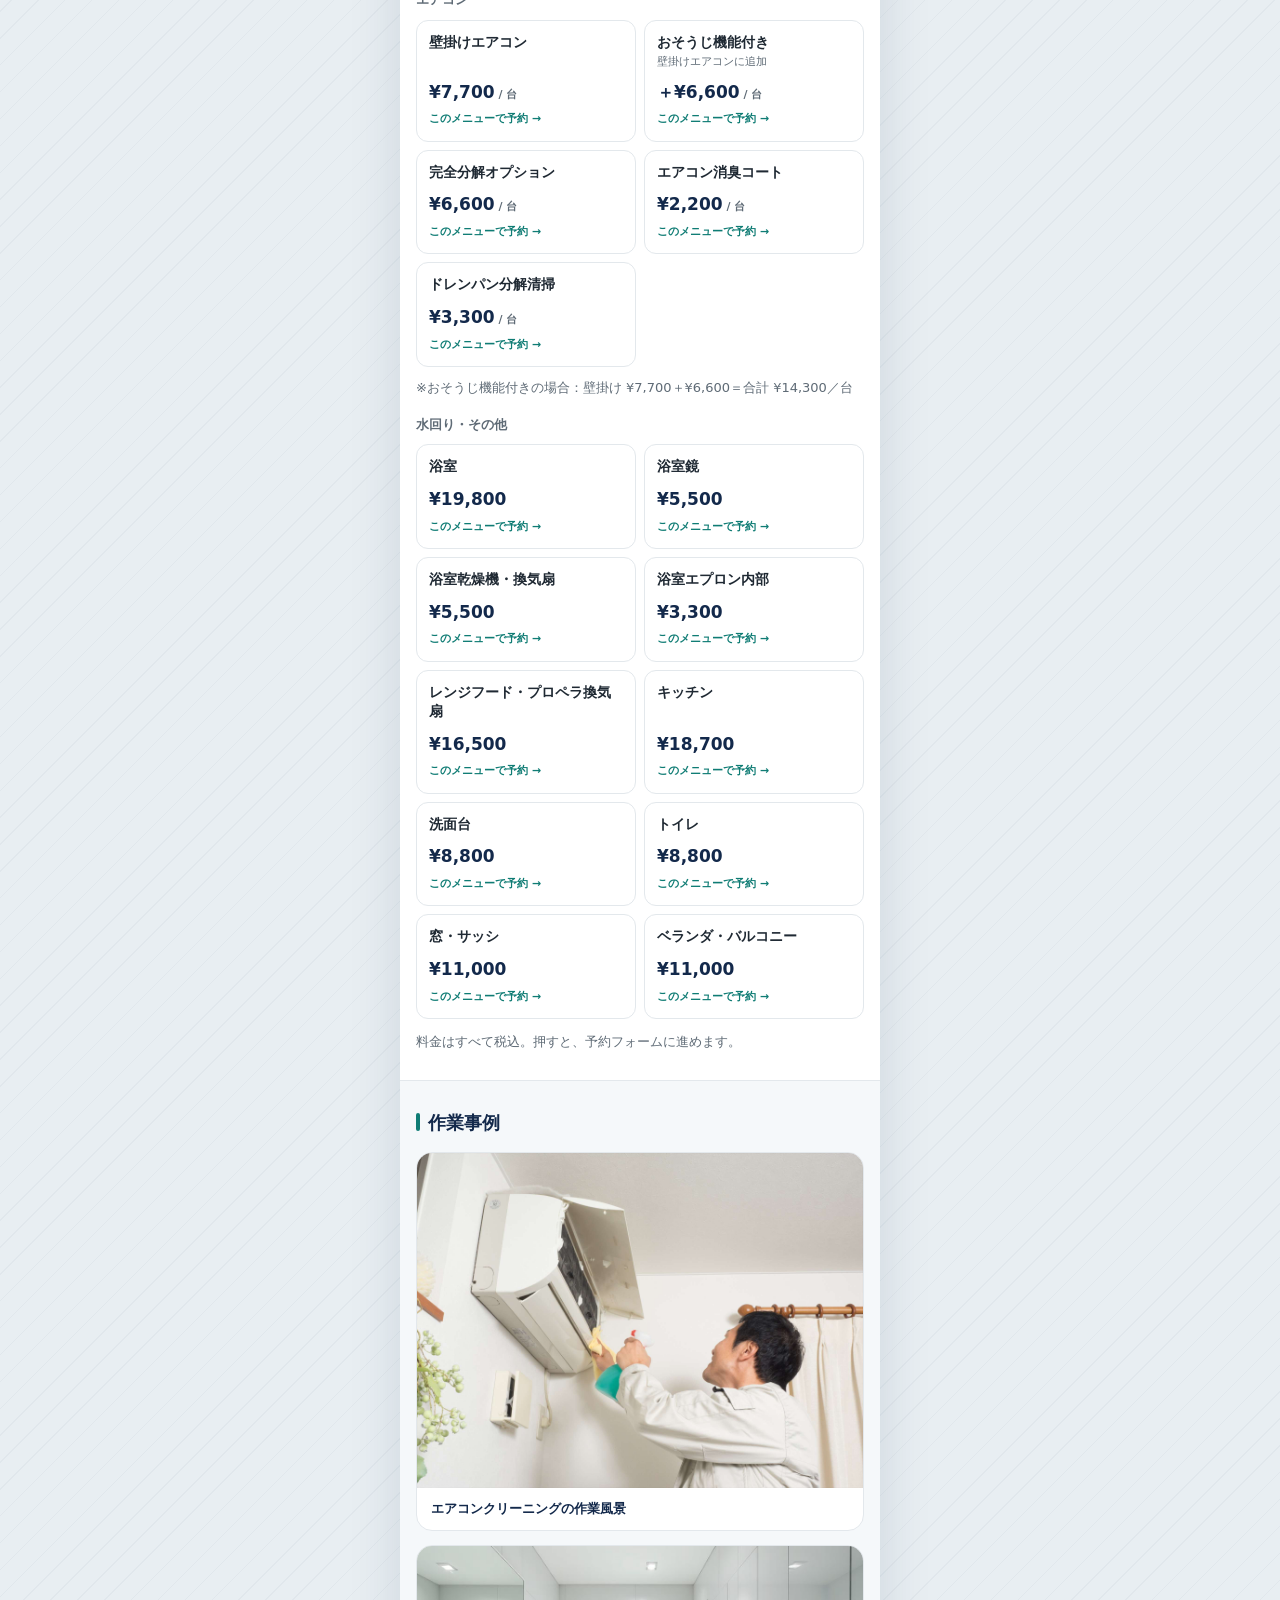
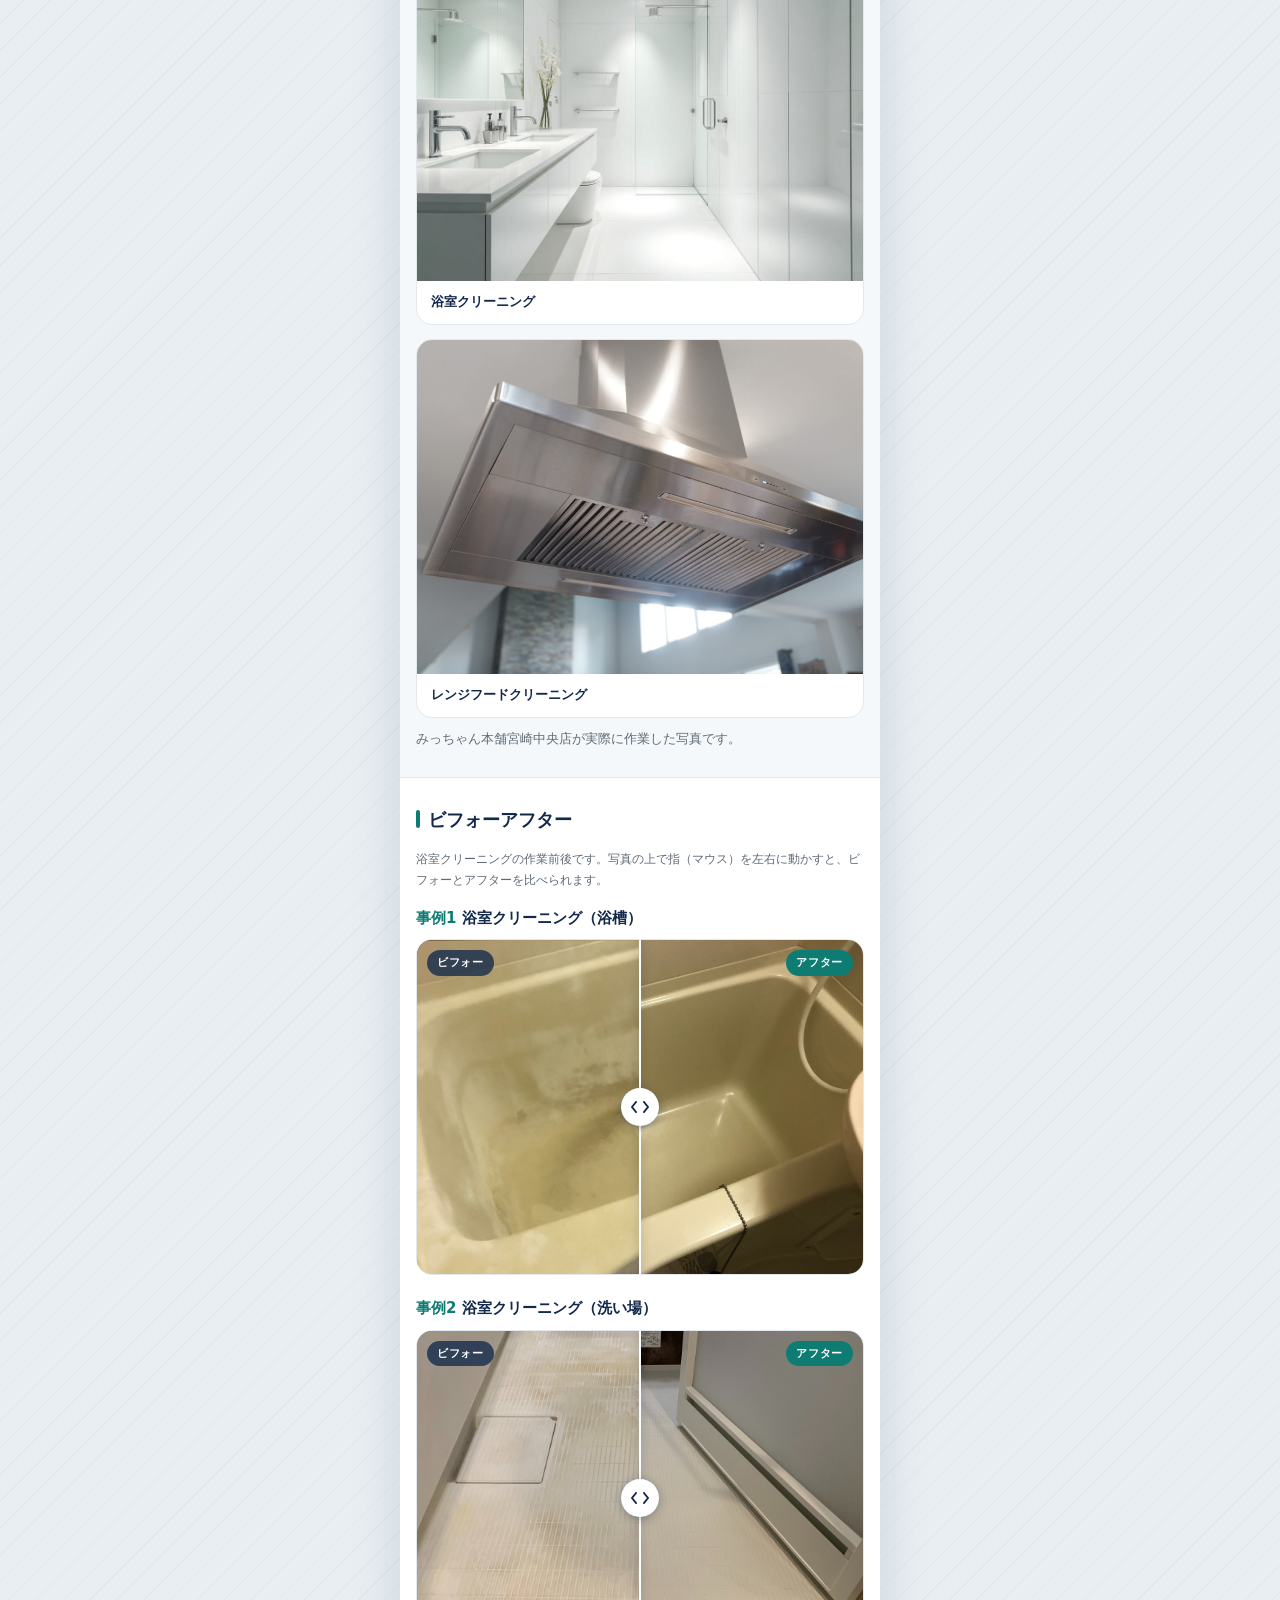
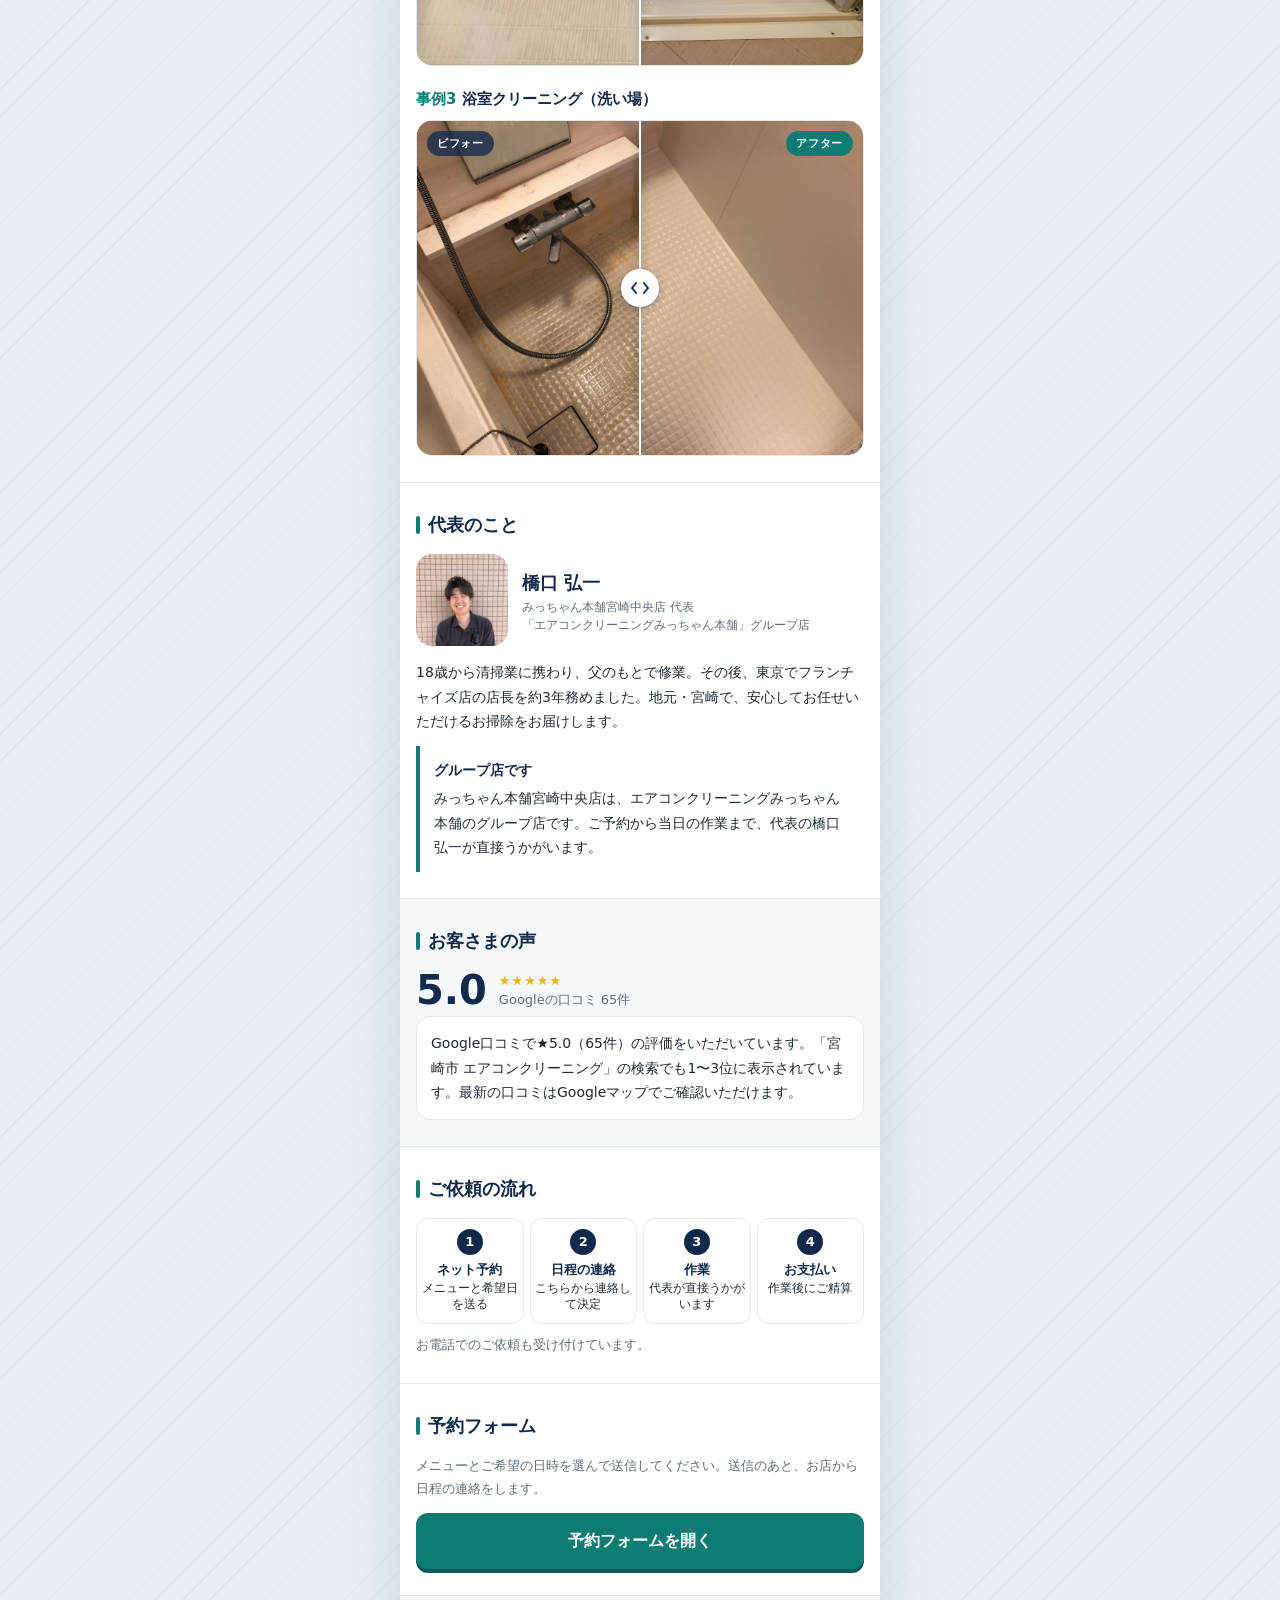
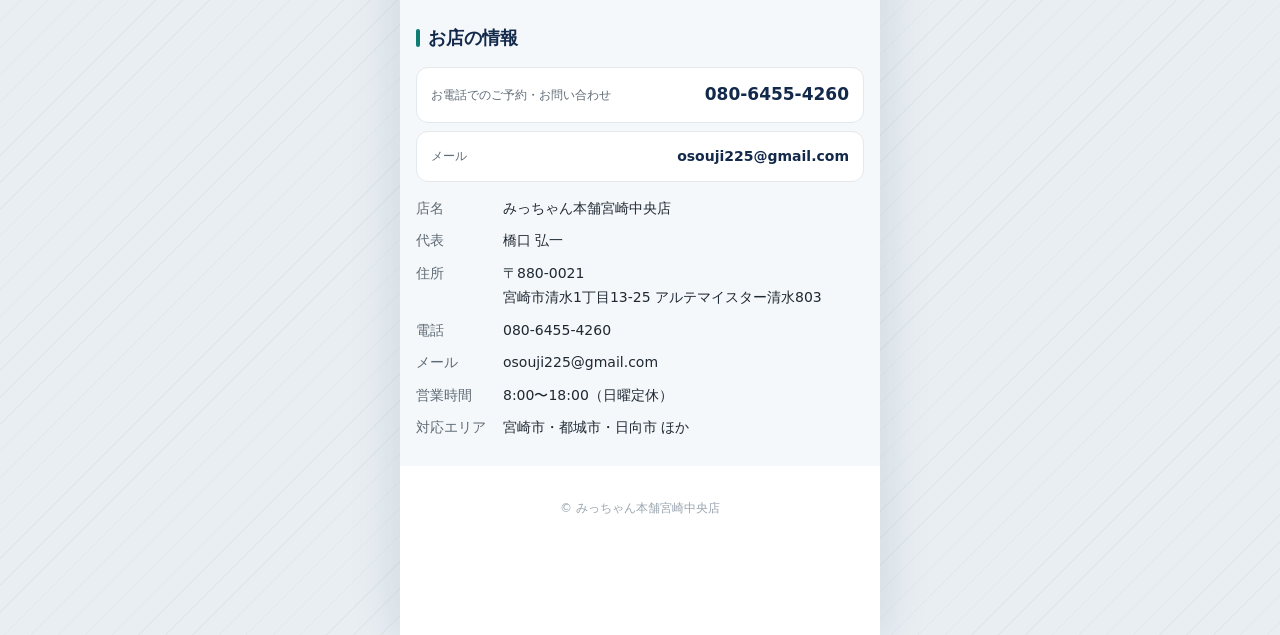
<file: chuo.html>
<!DOCTYPE html>
<html lang="ja">
<head>
<meta charset="UTF-8">
<meta name="viewport" content="width=device-width, initial-scale=1, viewport-fit=cover">
<meta name="color-scheme" content="light only">
<link rel="icon" href="data:,">
<title>みっちゃん本舗宮崎中央店｜宮崎のエアコンクリーニング・ハウスクリーニング</title>
<meta name="description" content="宮崎のエアコン・ハウスクリーニング。『エアコンクリーニングみっちゃん本舗』のグループ店、みっちゃん本舗宮崎中央店です。作業は代表の橋口弘一が直接うかがいます。料金はすべて税込。">
<meta name="theme-color" content="#13294b">
<style>
:root{
  color-scheme: light only;
  --ac:#0f7c74;--ac2:#14a394;--ac-soft:#e7f5f3;--navy:#13294b;--gold:#b8892d;
  --ink:#1f2933;--ink2:#5f6b76;--ink3:#9aa5af;--line:#e3e8ec;--bg:#e8eef2;--card:#fff;
  --star:#f2b01e;--ok:#1f8a5b;--ng:#c8402b;
  --app:480px;
}
*{box-sizing:border-box}
html{-webkit-text-size-adjust:100%}
body{margin:0;color:var(--ink);font-family:"Hiragino Sans","Hiragino Kaku Gothic ProN","Noto Sans JP","Yu Gothic UI","Meiryo",system-ui,sans-serif;font-size:15px;line-height:1.75;
  background:var(--bg) repeating-linear-gradient(135deg,transparent 0 18px,rgba(19,41,75,.035) 18px 19px)}
img{max-width:100%;height:auto;display:block}
a{color:inherit}
button{font-family:inherit}

.app{max-width:var(--app);margin:0 auto;background:#fff;min-height:100vh;box-shadow:0 0 50px rgba(19,41,75,.12);padding-bottom:84px;position:relative;overflow-x:hidden}

.draft-bar{background:#fff7e6;color:#7a5a12;font-size:12px;text-align:center;padding:7px 12px;border-bottom:1px solid #ead9b0;font-weight:700}

/* 上の帯 */
.bar{position:sticky;top:0;z-index:20;background:var(--navy);color:#fff;height:54px;display:flex;align-items:center;gap:10px;padding:0 14px}
.bar .shop{font-weight:800;font-size:15px;letter-spacing:.04em;text-decoration:none;flex:1;min-width:0;white-space:nowrap;overflow:hidden;text-overflow:ellipsis}
.bar .shop small{font-weight:600;color:#9fe3d9;font-size:11px;margin-left:6px;letter-spacing:0}
.bar .tel{flex:none;display:flex;align-items:center;gap:4px;text-decoration:none;font-size:12px;font-weight:700;color:var(--navy);background:#fff;border-radius:8px;padding:6px 10px}

/* 下の帯（予約ボタン） */
.cta{position:fixed;bottom:0;left:50%;transform:translateX(-50%);width:100%;max-width:var(--app);z-index:30;background:rgba(255,255,255,.97);border-top:1px solid var(--line);padding:10px 12px calc(10px + env(safe-area-inset-bottom));display:flex;align-items:center;gap:8px}
.btn{display:flex;align-items:center;justify-content:center;gap:6px;background:var(--ac);color:#fff;border:0;border-radius:12px;padding:14px 16px;font-size:16px;font-weight:800;text-decoration:none;cursor:pointer;width:100%;box-shadow:0 4px 0 #0a5d57}
.btn:active{transform:translateY(2px);box-shadow:0 2px 0 #0a5d57}
.btn.line{background:#fff;color:var(--ac);border:1.5px solid var(--ac);box-shadow:none}
.cta .btn{flex:1;padding:13px 8px;font-size:15px}

/* 区切りのあるかたまり */
.sec{padding:26px 16px}
.sec + .sec{border-top:1px solid var(--line)}
.sec.tint{background:#f5f8fa}
.sec h2{font-size:18px;margin:0 0 14px;font-weight:800;display:flex;align-items:center;gap:8px;color:var(--navy)}
.sec h2::before{content:"";width:4px;height:18px;border-radius:2px;background:var(--ac);flex:none}
.muted{color:var(--ink2);font-size:13px}
.stars{color:var(--star);letter-spacing:1px}

/* トップ */
.top{background:var(--navy);color:#fff;padding:22px 16px 26px;position:relative;overflow:hidden}
.top::before{content:"";position:absolute;width:340px;height:340px;border-radius:50%;background:radial-gradient(circle,rgba(20,163,148,.35),transparent 70%);top:-150px;right:-120px}
.top .kicker{position:relative;display:inline-block;font-size:12px;font-weight:700;color:#9fe3d9;border:1px solid rgba(159,227,217,.5);border-radius:999px;padding:2px 10px;margin:0 0 10px}
.top h1{position:relative;font-size:27px;line-height:1.35;margin:0 0 8px;letter-spacing:.02em}
.top h1 em{font-style:normal;color:#9fe3d9}
.top .lead{position:relative;font-size:14px;color:#d3dcea;margin:0 0 16px}
.top .group-badge{position:relative;display:inline-block;font-size:12px;font-weight:700;background:rgba(255,255,255,.1);border:1px solid rgba(255,255,255,.18);border-radius:999px;padding:3px 10px;margin:0 0 14px;color:#fff}
.hero-photo{position:relative;border-radius:16px;overflow:hidden;box-shadow:0 18px 40px rgba(0,0,0,.35)}
.hero-photo img{width:100%;aspect-ratio:4/3;object-fit:cover;object-position:50% 30%}
.stats{position:relative;display:grid;grid-template-columns:repeat(3,minmax(0,1fr));gap:8px;margin-top:16px}
.stats div{background:rgba(255,255,255,.08);border:1px solid rgba(255,255,255,.12);border-radius:12px;padding:10px 6px;text-align:center;font-size:11px;line-height:1.35;color:#d3dcea}
.stats b{display:block;font-size:20px;color:#fff;line-height:1.2;margin-bottom:2px}
.stats b small{font-size:12px}
.stats .stars{font-size:13px}

/* 年末大掃除キャンペーン */
.campaign{padding:22px 16px 24px;background:linear-gradient(180deg,#fffaf0,#fff3d9)}
.campaign-inner{border:2px solid var(--gold);border-radius:18px;background:#fff;padding:18px 14px 14px;box-shadow:0 10px 28px rgba(184,137,45,.16);position:relative;overflow:hidden}
.campaign-inner::before{content:"";position:absolute;top:0;left:0;right:0;height:6px;background:linear-gradient(90deg,var(--gold),#e3c26a,var(--gold))}
.camp-eyebrow{display:flex;justify-content:center;margin:2px 0 8px}
.camp-eyebrow span{font-size:11px;font-weight:800;letter-spacing:.12em;color:#fff;background:var(--gold);border-radius:999px;padding:3px 12px}
.campaign h2{margin:0;text-align:center;font-size:22px;line-height:1.35;color:var(--navy);font-weight:900;letter-spacing:.02em}
.camp-lead{margin:6px 0 16px;text-align:center;font-size:13px;color:var(--ink2)}
.camp-cards{display:grid;gap:12px}
.camp-card{border:1px solid #ead9b0;border-radius:14px;padding:14px;background:#fffdf7}
.camp-card h3{margin:0 0 2px;font-size:17px;line-height:1.45;color:var(--navy);font-weight:800}
.camp-card h3 .set{font-size:13px;color:var(--gold);font-weight:800;margin-left:4px;white-space:nowrap}
.camp-normal{margin:8px 0 0;font-size:13px;color:var(--ink2)}
.camp-normal s{font-weight:700}
.camp-price{margin:2px 0 0;display:flex;align-items:baseline;flex-wrap:wrap;gap:6px 8px}
.camp-price .label{font-size:13px;font-weight:800;color:var(--ng)}
.camp-price .amount{font-size:30px;line-height:1.1;font-weight:900;color:var(--navy);letter-spacing:.01em}
.camp-price .tax{font-size:12px;font-weight:700;color:var(--ink2)}
.camp-save{display:inline-block;margin-top:8px;font-size:12px;font-weight:800;color:#7a5a12;background:#fff1c9;border:1px solid #ead9b0;border-radius:999px;padding:2px 10px}
.camp-card a{display:inline-flex;margin-top:10px;font-size:13px;font-weight:800;color:var(--ac);text-decoration:none}
.camp-note{margin:12px 2px 0;font-size:12px;color:var(--ink2);text-align:center}
.camp-opt{margin:10px 0 0;font-size:12px;line-height:1.6;color:var(--ink2)}

.quick{display:flex;align-items:center;justify-content:space-between;gap:12px;padding:16px;background:var(--ac-soft)}
.quick .p small{display:block;font-size:12px;color:var(--ink2)}
.quick .p b{font-size:24px;color:var(--navy)}
.quick .p b small{display:inline;font-size:12px;color:var(--ink2);font-weight:600}
.quick a{flex:none;width:auto;padding:12px 18px;font-size:15px}
.tags{display:flex;flex-wrap:wrap;gap:6px;padding:12px 16px 0}
.tags span{font-size:12px;font-weight:700;color:var(--navy);background:#fff;border:1px solid var(--line);border-radius:999px;padding:3px 10px}
.tags span::before{content:"✓ ";color:var(--ac)}

/* 料金 */
.pgrid{display:grid;grid-template-columns:1fr 1fr;gap:8px}
.pgrid a{display:flex;flex-direction:column;gap:2px;border:1px solid var(--line);border-radius:12px;padding:12px;text-decoration:none;background:#fff;min-width:0}
.pgrid a.wide{grid-column:1/-1}
.pgrid .n{font-weight:700;font-size:14px;line-height:1.4}
.pgrid .d{font-size:11px;color:var(--ink2);line-height:1.4}
.pgrid .p{margin-top:auto;padding-top:6px;font-weight:800;font-size:17px;color:var(--navy)}
.pgrid .p small{font-size:11px;color:var(--ink2);font-weight:600}
.pgrid .go{font-size:11px;color:var(--ac);font-weight:700}
.pgroup{font-size:13px;font-weight:800;color:var(--ink2);margin:14px 0 8px}
.pgroup:first-child{margin-top:0}

/* 作業事例 */
.case-list{display:grid;gap:14px}
.case-list figure{margin:0;border-radius:16px;overflow:hidden;border:1px solid var(--line);background:#fff}
.case-list img{width:100%;aspect-ratio:4/3;object-fit:cover}
.case-list figcaption{padding:10px 14px;font-size:13px;font-weight:700;color:var(--navy)}

/* ビフォーアフター比較スライド */
.ba-list{display:grid;gap:20px}
.ba-case h3{margin:0 0 8px;font-size:15px;font-weight:800;color:var(--navy)}
.ba-case h3 .no{color:var(--ac);margin-right:6px}
.ba{--pos:50%;position:relative;border-radius:16px;overflow:hidden;border:1px solid var(--line);background:#fff;aspect-ratio:4/3;user-select:none;-webkit-user-select:none;touch-action:pan-y;cursor:ew-resize}
.ba img{position:absolute;inset:0;width:100%;height:100%;object-fit:cover;pointer-events:none}
.ba .ba-before{clip-path:inset(0 calc(100% - var(--pos)) 0 0)}
.ba-tag{position:absolute;top:10px;z-index:3;font-size:11px;font-weight:800;letter-spacing:.06em;color:#fff;border-radius:999px;padding:3px 10px;pointer-events:none}
.ba-tag.before{left:10px;background:rgba(19,41,75,.78)}
.ba-tag.after{right:10px;background:var(--ac)}
.ba-handle{position:absolute;top:0;bottom:0;left:var(--pos);width:2px;margin-left:-1px;background:#fff;box-shadow:0 0 8px rgba(19,41,75,.45);z-index:2;pointer-events:none}
.ba-knob{position:absolute;top:50%;left:50%;transform:translate(-50%,-50%);width:38px;height:38px;border-radius:50%;background:#fff;box-shadow:0 2px 10px rgba(19,41,75,.35);display:grid;place-items:center;color:var(--navy)}
.ba-range{position:absolute;inset:0;width:100%;height:100%;margin:0;opacity:0;z-index:4;pointer-events:auto;cursor:ew-resize;touch-action:pan-y;-webkit-appearance:none;appearance:none;background:transparent}
.ba.no-before .ba-before,.ba.no-before .ba-handle,.ba.no-before .ba-tag.before{display:none}
.ba-range:focus-visible{opacity:1;outline:2px solid var(--ac);outline-offset:-2px}
.ba-range:focus-visible::-webkit-slider-thumb{-webkit-appearance:none;width:38px;height:38px}
.ba-hint{font-size:12px;color:var(--ink2);margin:0 0 14px}

/* 店主 */
.owner{display:flex;gap:14px;align-items:center;margin-bottom:14px}
.owner img{width:92px;height:92px;border-radius:16px;object-fit:cover;object-position:center 20%;flex:none}
.owner b{display:block;font-size:18px;color:var(--navy)}
.owner span{font-size:12px;color:var(--ink2);line-height:1.5;display:block}
.owner-body{font-size:14px;margin:0}
.group-note{margin-top:12px;background:#fff;border-left:4px solid var(--ac);border-radius:0 10px 10px 0;padding:12px 14px;font-size:14px}
.group-note b{display:block;color:var(--navy);margin-bottom:4px}

/* 口コミ */
.rv-sum{display:flex;align-items:center;gap:12px;margin-bottom:6px}
.rv-sum .big{font-size:40px;font-weight:800;color:var(--navy);line-height:1}
.rv-sum .muted{line-height:1.5}
.rv-card{border:1px solid var(--line);border-radius:14px;padding:14px;background:#fff;font-size:14px}
.rv-card p{margin:0}

/* 流れ */
.flow{display:grid;grid-template-columns:repeat(4,minmax(0,1fr));gap:6px;list-style:none;margin:0;padding:0;counter-reset:f}
.flow li{counter-increment:f;text-align:center;font-size:12px;line-height:1.4;background:#fff;border:1px solid var(--line);border-radius:12px;padding:10px 4px}
.flow li::before{content:counter(f);display:grid;place-items:center;width:26px;height:26px;margin:0 auto 6px;border-radius:50%;background:var(--navy);color:#fff;font-weight:800;font-size:13px}
.flow b{display:block;font-size:13px;color:var(--navy)}
.flow-note{font-size:13px;color:var(--ink2);margin:10px 0 0}

/* お店の情報 */
.contact{display:grid;gap:8px;margin-bottom:14px}
.contact a{display:flex;justify-content:space-between;align-items:center;border:1px solid var(--line);border-radius:12px;padding:12px 14px;text-decoration:none;background:#fff;gap:10px}
.contact a b{font-size:17px;color:var(--navy);white-space:nowrap}
.contact a span{font-size:12px;color:var(--ink2)}
/* 予約フォーム */
.form-frame{width:100%;height:780px;border:1px solid var(--line);border-radius:14px;background:#fff;display:block}
.form-open{display:flex;align-items:center;justify-content:center;gap:6px;margin-top:12px;border:1.5px solid var(--ac);color:var(--ac);border-radius:12px;padding:12px 16px;font-size:15px;font-weight:800;text-decoration:none;background:#fff}
dl.info{display:grid;grid-template-columns:5.5em minmax(0,1fr);gap:8px 10px;margin:0;font-size:14px}
dl.info dt{color:var(--ink2)}
dl.info dd{margin:0}
.foot{padding:20px 16px;text-align:center;font-size:12px;color:var(--ink3)}
.foot .draft-note{margin-top:8px}

.side{display:none}
@media(min-width:960px){
  .side{display:block;position:fixed;top:50%;transform:translateY(-50%);right:calc(50% + var(--app)/2 + 32px);width:220px;background:var(--navy);color:#fff;border-radius:16px;padding:20px;font-size:13px;text-align:center}
  .side b{display:block;font-size:15px;margin-bottom:4px}
  .side .num{display:block;font-size:20px;font-weight:800;color:#9fe3d9;text-decoration:none;margin:8px 0 0}
  .side .muted{color:#b9c6d6}
}
</style>
</head>
<body>
<div class="app">
  <header class="bar">
    <a class="shop" href="#">みっちゃん本舗<small>宮崎中央店</small></a>
    <a class="tel" href="tel:08064554260">☎ 電話する</a>
  </header>

  <!-- ヒーロー -->
  <section class="top">
    <span class="kicker">宮崎のエアコン・ハウスクリーニング</span>
    <h1>汚れの落ち方が、<br><em>ちがう。</em></h1>
    <p class="lead">「エアコンクリーニングみっちゃん本舗」のグループ店です。作業は代表の橋口弘一が直接うかがいます。</p>
    <div class="hero-photo">
      <img src="assets/hero-work.jpg" alt="エアコンクリーニングの作業をするスタッフ">
    </div>
    <div class="stats">
      <div><b>★5.0</b>Google口コミ<br>65件</div>
      <div><b>1〜3<small>位</small></b>「宮崎市 エアコン<br>クリーニング」検索</div>
      <div><b style="font-size:16px;padding-top:3px">代表が</b>直接訪問<br>橋口弘一</div>
    </div>
  </section>

  <!-- 年末大掃除キャンペーン -->
  <section class="campaign" aria-label="年末大掃除キャンペーン">
    <div class="campaign-inner">
      <div class="camp-eyebrow"><span>お得なセット価格</span></div>
      <h2>年末大掃除キャンペーン</h2>
      <p class="camp-lead">気になる水回りを、まとめてきれいに。</p>
      <div class="camp-cards">
        <article class="camp-card">
          <h3>キッチン・レンジフード<span class="set">セット</span></h3>
          <p class="camp-normal">通常価格 <s>¥35,200</s>（税込）のところ</p>
          <p class="camp-price"><span class="label">割引セット価格</span><span class="amount">¥29,700</span><span class="tax">税込</span></p>
          <span class="camp-save">通常より ¥5,500 お得</span><br>
          <a href="https://script.google.com/macros/s/AKfycbx6lLaImXzdtdt5HpGz6gQwf5Ahwu_M7hQm8KqdV3SmuAYnm9X4rSB6GlWOnzZC0Cl9/exec" target="_blank" rel="noopener">このセットで予約する →</a>
        </article>
        <article class="camp-card">
          <h3>浴室・洗面台・トイレ<span class="set">セット</span></h3>
          <p class="camp-normal">通常価格 <s>¥37,400</s>（税込）のところ</p>
          <p class="camp-price"><span class="label">割引セット価格</span><span class="amount">¥33,000</span><span class="tax">税込</span></p>
          <span class="camp-save">通常より ¥4,400 お得</span>
          <p class="camp-opt">※浴室鏡水垢除去、エプロン内部洗浄、浴室乾燥機分解、風呂釜洗浄は別料金オプションになります。</p>
          <a href="https://script.google.com/macros/s/AKfycbx6lLaImXzdtdt5HpGz6gQwf5Ahwu_M7hQm8KqdV3SmuAYnm9X4rSB6GlWOnzZC0Cl9/exec" target="_blank" rel="noopener">このセットで予約する →</a>
        </article>
      </div>
      <p class="camp-note">料金はすべて税込です。</p>
    </div>
  </section>

  <div class="quick">
    <div class="p"><small>壁掛けエアコン 1台</small><b>¥7,700<small>（税込）</small></b></div>
    <a class="btn" href="#price">料金を見る</a>
  </div>
  <div class="tags"><span>料金はすべて税込</span><span>代表が直接うかがいます</span></div>

  <!-- 料金 -->
  <section class="sec" id="price">
    <h2>料金</h2>
    <p class="pgroup">エアコン</p>
    <div class="pgrid">
      <a href="https://script.google.com/macros/s/AKfycbx6lLaImXzdtdt5HpGz6gQwf5Ahwu_M7hQm8KqdV3SmuAYnm9X4rSB6GlWOnzZC0Cl9/exec" target="_blank" rel="noopener">
        <span class="n">壁掛けエアコン</span>
        <span class="p">¥7,700<small> / 台</small></span>
        <span class="go">このメニューで予約 →</span>
      </a>
      <a href="https://script.google.com/macros/s/AKfycbx6lLaImXzdtdt5HpGz6gQwf5Ahwu_M7hQm8KqdV3SmuAYnm9X4rSB6GlWOnzZC0Cl9/exec" target="_blank" rel="noopener">
        <span class="n">おそうじ機能付き</span>
        <span class="d">壁掛けエアコンに追加</span>
        <span class="p">＋¥6,600<small> / 台</small></span>
        <span class="go">このメニューで予約 →</span>
      </a>
      <a href="https://script.google.com/macros/s/AKfycbx6lLaImXzdtdt5HpGz6gQwf5Ahwu_M7hQm8KqdV3SmuAYnm9X4rSB6GlWOnzZC0Cl9/exec" target="_blank" rel="noopener">
        <span class="n">完全分解オプション</span>
        <span class="p">¥6,600<small> / 台</small></span>
        <span class="go">このメニューで予約 →</span>
      </a>
      <a href="https://script.google.com/macros/s/AKfycbx6lLaImXzdtdt5HpGz6gQwf5Ahwu_M7hQm8KqdV3SmuAYnm9X4rSB6GlWOnzZC0Cl9/exec" target="_blank" rel="noopener">
        <span class="n">エアコン消臭コート</span>
        <span class="p">¥2,200<small> / 台</small></span>
        <span class="go">このメニューで予約 →</span>
      </a>
      <a href="https://script.google.com/macros/s/AKfycbx6lLaImXzdtdt5HpGz6gQwf5Ahwu_M7hQm8KqdV3SmuAYnm9X4rSB6GlWOnzZC0Cl9/exec" target="_blank" rel="noopener">
        <span class="n">ドレンパン分解清掃</span>
        <span class="p">¥3,300<small> / 台</small></span>
        <span class="go">このメニューで予約 →</span>
      </a>
    </div>
    <p class="muted" style="margin:10px 0 0">※おそうじ機能付きの場合：壁掛け ¥7,700＋¥6,600＝合計 ¥14,300／台</p>

    <p class="pgroup">水回り・その他</p>
    <div class="pgrid">
      <a href="https://script.google.com/macros/s/AKfycbx6lLaImXzdtdt5HpGz6gQwf5Ahwu_M7hQm8KqdV3SmuAYnm9X4rSB6GlWOnzZC0Cl9/exec" target="_blank" rel="noopener">
        <span class="n">浴室</span>
        <span class="p">¥19,800</span>
        <span class="go">このメニューで予約 →</span>
      </a>
      <a href="https://script.google.com/macros/s/AKfycbx6lLaImXzdtdt5HpGz6gQwf5Ahwu_M7hQm8KqdV3SmuAYnm9X4rSB6GlWOnzZC0Cl9/exec" target="_blank" rel="noopener">
        <span class="n">浴室鏡</span>
        <span class="p">¥5,500</span>
        <span class="go">このメニューで予約 →</span>
      </a>
      <a href="https://script.google.com/macros/s/AKfycbx6lLaImXzdtdt5HpGz6gQwf5Ahwu_M7hQm8KqdV3SmuAYnm9X4rSB6GlWOnzZC0Cl9/exec" target="_blank" rel="noopener">
        <span class="n">浴室乾燥機・換気扇</span>
        <span class="p">¥5,500</span>
        <span class="go">このメニューで予約 →</span>
      </a>
      <a href="https://script.google.com/macros/s/AKfycbx6lLaImXzdtdt5HpGz6gQwf5Ahwu_M7hQm8KqdV3SmuAYnm9X4rSB6GlWOnzZC0Cl9/exec" target="_blank" rel="noopener">
        <span class="n">浴室エプロン内部</span>
        <span class="p">¥3,300</span>
        <span class="go">このメニューで予約 →</span>
      </a>
      <a href="https://script.google.com/macros/s/AKfycbx6lLaImXzdtdt5HpGz6gQwf5Ahwu_M7hQm8KqdV3SmuAYnm9X4rSB6GlWOnzZC0Cl9/exec" target="_blank" rel="noopener">
        <span class="n">レンジフード・プロペラ換気扇</span>
        <span class="p">¥16,500</span>
        <span class="go">このメニューで予約 →</span>
      </a>
      <a href="https://script.google.com/macros/s/AKfycbx6lLaImXzdtdt5HpGz6gQwf5Ahwu_M7hQm8KqdV3SmuAYnm9X4rSB6GlWOnzZC0Cl9/exec" target="_blank" rel="noopener">
        <span class="n">キッチン</span>
        <span class="p">¥18,700</span>
        <span class="go">このメニューで予約 →</span>
      </a>
      <a href="https://script.google.com/macros/s/AKfycbx6lLaImXzdtdt5HpGz6gQwf5Ahwu_M7hQm8KqdV3SmuAYnm9X4rSB6GlWOnzZC0Cl9/exec" target="_blank" rel="noopener">
        <span class="n">洗面台</span>
        <span class="p">¥8,800</span>
        <span class="go">このメニューで予約 →</span>
      </a>
      <a href="https://script.google.com/macros/s/AKfycbx6lLaImXzdtdt5HpGz6gQwf5Ahwu_M7hQm8KqdV3SmuAYnm9X4rSB6GlWOnzZC0Cl9/exec" target="_blank" rel="noopener">
        <span class="n">トイレ</span>
        <span class="p">¥8,800</span>
        <span class="go">このメニューで予約 →</span>
      </a>
      <a href="https://script.google.com/macros/s/AKfycbx6lLaImXzdtdt5HpGz6gQwf5Ahwu_M7hQm8KqdV3SmuAYnm9X4rSB6GlWOnzZC0Cl9/exec" target="_blank" rel="noopener">
        <span class="n">窓・サッシ</span>
        <span class="p">¥11,000</span>
        <span class="go">このメニューで予約 →</span>
      </a>
      <a href="https://script.google.com/macros/s/AKfycbx6lLaImXzdtdt5HpGz6gQwf5Ahwu_M7hQm8KqdV3SmuAYnm9X4rSB6GlWOnzZC0Cl9/exec" target="_blank" rel="noopener">
        <span class="n">ベランダ・バルコニー</span>
        <span class="p">¥11,000</span>
        <span class="go">このメニューで予約 →</span>
      </a>
    </div>
    <p class="muted" style="margin:12px 0 0">料金はすべて税込。押すと、予約フォームに進めます。</p>
  </section>

  <!-- 作業事例 -->
  <section class="sec tint">
    <h2>作業事例</h2>
    <div class="case-list">
      <figure>
        <img src="assets/work.jpg" alt="エアコンを分解してクリーニングする作業の様子">
        <figcaption>エアコンクリーニングの作業風景</figcaption>
      </figure>
      <figure>
        <img src="assets/bath.jpg" alt="クリーニング後の浴室">
        <figcaption>浴室クリーニング</figcaption>
      </figure>
      <figure>
        <img src="assets/hood.jpg" alt="レンジフードのクリーニング">
        <figcaption>レンジフードクリーニング</figcaption>
      </figure>
    </div>
    <p class="muted" style="margin:10px 0 0">みっちゃん本舗宮崎中央店が実際に作業した写真です。</p>
  </section>

  <!-- ビフォーアフター -->
  <section class="sec">
    <h2>ビフォーアフター</h2>
    <p class="ba-hint">浴室クリーニングの作業前後です。写真の上で指（マウス）を左右に動かすと、ビフォーとアフターを比べられます。</p>
    <div class="ba-list">
      <div class="ba-case">
        <h3><span class="no">事例1</span>浴室クリーニング（浴槽）</h3>
        <div class="ba">
          <img src="assets/bath1-after.jpg" alt="浴室クリーニング後の浴槽">
          <img class="ba-before" src="assets/bath1-before.jpg" alt="浴室クリーニング前の浴槽。水垢と黄ばみが付着している">
          <span class="ba-tag before">ビフォー</span>
          <span class="ba-tag after">アフター</span>
          <div class="ba-handle"><span class="ba-knob"><svg width="18" height="12" viewBox="0 0 18 12" fill="none" aria-hidden="true"><path d="M5 1 1 6l4 5M13 1l4 5-4 5" stroke="currentColor" stroke-width="2" stroke-linecap="round" stroke-linejoin="round"/></svg></span></div>
          <input class="ba-range" type="range" min="0" max="100" value="50" step="1" aria-label="浴室クリーニング（浴槽）のビフォーアフター比較">
        </div>
      </div>
      <div class="ba-case">
        <h3><span class="no">事例2</span>浴室クリーニング（洗い場）</h3>
        <div class="ba">
          <img src="assets/bath2-after.jpg" alt="浴室クリーニング後の洗い場">
          <img class="ba-before" src="assets/bath2-before.jpg" alt="浴室クリーニング前の洗い場。床に黄ばみと汚れが広がっている">
          <span class="ba-tag before">ビフォー</span>
          <span class="ba-tag after">アフター</span>
          <div class="ba-handle"><span class="ba-knob"><svg width="18" height="12" viewBox="0 0 18 12" fill="none" aria-hidden="true"><path d="M5 1 1 6l4 5M13 1l4 5-4 5" stroke="currentColor" stroke-width="2" stroke-linecap="round" stroke-linejoin="round"/></svg></span></div>
          <input class="ba-range" type="range" min="0" max="100" value="50" step="1" aria-label="浴室クリーニング（洗い場）のビフォーアフター比較 1">
        </div>
      </div>
      <div class="ba-case">
        <h3><span class="no">事例3</span>浴室クリーニング（洗い場）</h3>
        <div class="ba">
          <img src="assets/bath3-after.jpeg" alt="浴室クリーニング後の洗い場">
          <img class="ba-before" src="assets/bath3-before.jpeg" alt="浴室クリーニング前の洗い場。床に黄ばみと黒ずみが付着している">
          <span class="ba-tag before">ビフォー</span>
          <span class="ba-tag after">アフター</span>
          <div class="ba-handle"><span class="ba-knob"><svg width="18" height="12" viewBox="0 0 18 12" fill="none" aria-hidden="true"><path d="M5 1 1 6l4 5M13 1l4 5-4 5" stroke="currentColor" stroke-width="2" stroke-linecap="round" stroke-linejoin="round"/></svg></span></div>
          <input class="ba-range" type="range" min="0" max="100" value="50" step="1" aria-label="浴室クリーニング（洗い場）のビフォーアフター比較 2">
        </div>
      </div>
    </div>
  </section>

  <!-- 代表のこと -->
  <section class="sec">
    <h2>代表のこと</h2>
    <div class="owner">
      <img src="assets/owner.jpg" alt="代表 橋口弘一">
      <div><b>橋口 弘一</b><span>みっちゃん本舗宮崎中央店 代表<br>「エアコンクリーニングみっちゃん本舗」グループ店</span></div>
    </div>
    <p class="owner-body">18歳から清掃業に携わり、父のもとで修業。その後、東京でフランチャイズ店の店長を約3年務めました。地元・宮崎で、安心してお任せいただけるお掃除をお届けします。</p>
    <div class="group-note"><b>グループ店です</b>みっちゃん本舗宮崎中央店は、エアコンクリーニングみっちゃん本舗のグループ店です。ご予約から当日の作業まで、代表の橋口弘一が直接うかがいます。</div>
  </section>

  <!-- お客さまの声 -->
  <section class="sec tint">
    <h2>お客さまの声</h2>
    <div class="rv-sum"><span class="big">5.0</span><div class="muted"><span class="stars">★★★★★</span><br>Googleの口コミ 65件</div></div>
    <div class="rv-card">
      <p>Google口コミで★5.0（65件）の評価をいただいています。「宮崎市 エアコンクリーニング」の検索でも1〜3位に表示されています。最新の口コミはGoogleマップでご確認いただけます。</p>
    </div>
  </section>

  <!-- ご依頼の流れ -->
  <section class="sec">
    <h2>ご依頼の流れ</h2>
    <ol class="flow">
      <li><b>ネット予約</b>メニューと希望日を送る</li>
      <li><b>日程の連絡</b>こちらから連絡して決定</li>
      <li><b>作業</b>代表が直接うかがいます</li>
      <li><b>お支払い</b>作業後にご精算</li>
    </ol>
    <p class="flow-note">お電話でのご依頼も受け付けています。</p>
  </section>

  <!-- 予約フォーム -->
  <section class="sec" id="yoyaku">
    <h2>予約フォーム</h2>
    <p class="muted" style="margin:0 0 12px">メニューとご希望の日時を選んで送信してください。送信のあと、お店から日程の連絡をします。</p>
    <a class="btn" href="https://script.google.com/macros/s/AKfycbx6lLaImXzdtdt5HpGz6gQwf5Ahwu_M7hQm8KqdV3SmuAYnm9X4rSB6GlWOnzZC0Cl9/exec" target="_blank" rel="noopener">予約フォームを開く</a>
  </section>

  <!-- お店の情報 -->
  <section class="sec tint">
    <h2>お店の情報</h2>
    <div class="contact">
      <a href="tel:08064554260"><span>お電話でのご予約・お問い合わせ</span><b>080-6455-4260</b></a>
      <a href="mailto:osouji225@gmail.com"><span>メール</span><b style="font-size:14px">osouji225@gmail.com</b></a>
    </div>
    <dl class="info">
      <dt>店名</dt><dd>みっちゃん本舗宮崎中央店</dd>
      <dt>代表</dt><dd>橋口 弘一</dd>
      <dt>住所</dt><dd>〒880-0021<br>宮崎市清水1丁目13-25 アルテマイスター清水803</dd>
      <dt>電話</dt><dd>080-6455-4260</dd>
      <dt>メール</dt><dd>osouji225@gmail.com</dd>
      <dt>営業時間</dt><dd>8:00〜18:00（日曜定休）</dd>
      <dt>対応エリア</dt><dd>宮崎市・都城市・日向市 ほか</dd>
    </dl>
  </section>

  <p class="foot">© みっちゃん本舗宮崎中央店</p>

  <div class="cta">
    <a class="btn" href="#yoyaku">ネットで予約する</a>
    <a class="btn line" href="tel:08064554260">電話する</a>
  </div>
</div>

<aside class="side">
  <b>お電話でも受付中</b>
  <span class="muted">代表 橋口弘一が対応します</span>
  <a class="num" href="tel:08064554260">080-6455-4260</a>
  <span class="muted">8:00〜18:00（日曜定休）</span>
</aside>
<script>
document.querySelectorAll('.ba').forEach(function(box){
  var range = box.querySelector('.ba-range');
  function update(){ box.style.setProperty('--pos', range.value + '%'); }
  range.addEventListener('input', update);
  function posFromEvent(e){
    var r = box.getBoundingClientRect();
    if (!r.width) return;
    var p = (e.clientX - r.left) / r.width * 100;
    p = Math.max(0, Math.min(100, p));
    range.value = Math.round(p);
    update();
  }
  var dragging = false;
  box.addEventListener('pointerdown', function(e){
    if (e.pointerType === 'mouse' && e.button !== 0) return;
    dragging = true;
    try { box.setPointerCapture(e.pointerId); } catch (err) {}
    posFromEvent(e);
  });
  box.addEventListener('pointermove', function(e){ if (dragging) posFromEvent(e); });
  box.addEventListener('pointerup', function(){ dragging = false; });
  box.addEventListener('pointercancel', function(){ dragging = false; });
  var beforeImg = box.querySelector('.ba-before');
  var afterImg = box.querySelector('img:not(.ba-before)');
  function dropBefore(){ box.classList.add('no-before'); range.value = 0; update(); }
  if (beforeImg){
    if (beforeImg.complete && beforeImg.naturalWidth === 0) dropBefore();
    else beforeImg.addEventListener('error', dropBefore);
  }
  function dropBox(){ box.style.display = 'none'; }
  if (afterImg){
    if (afterImg.complete && afterImg.naturalWidth === 0) dropBox();
    else afterImg.addEventListener('error', dropBox);
  }
  update();
});
</script>
</body>
</html>
</file>
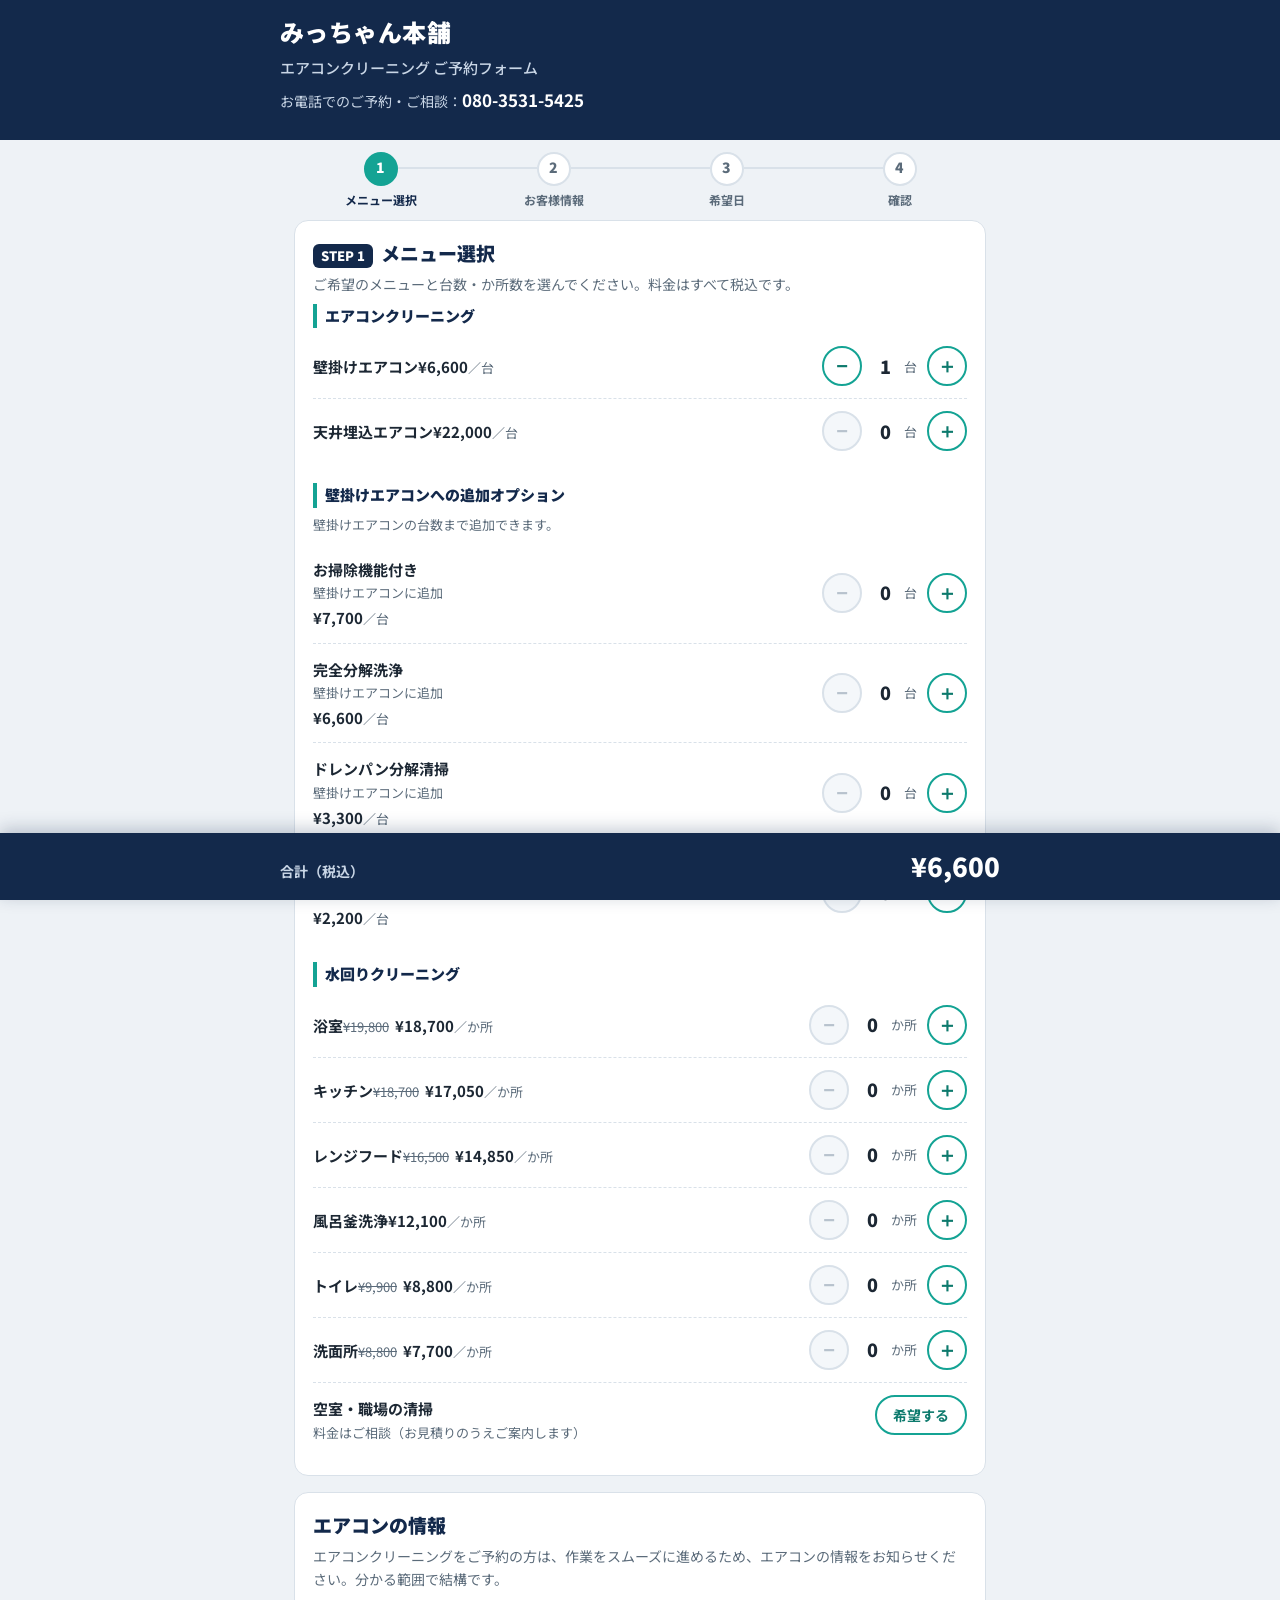
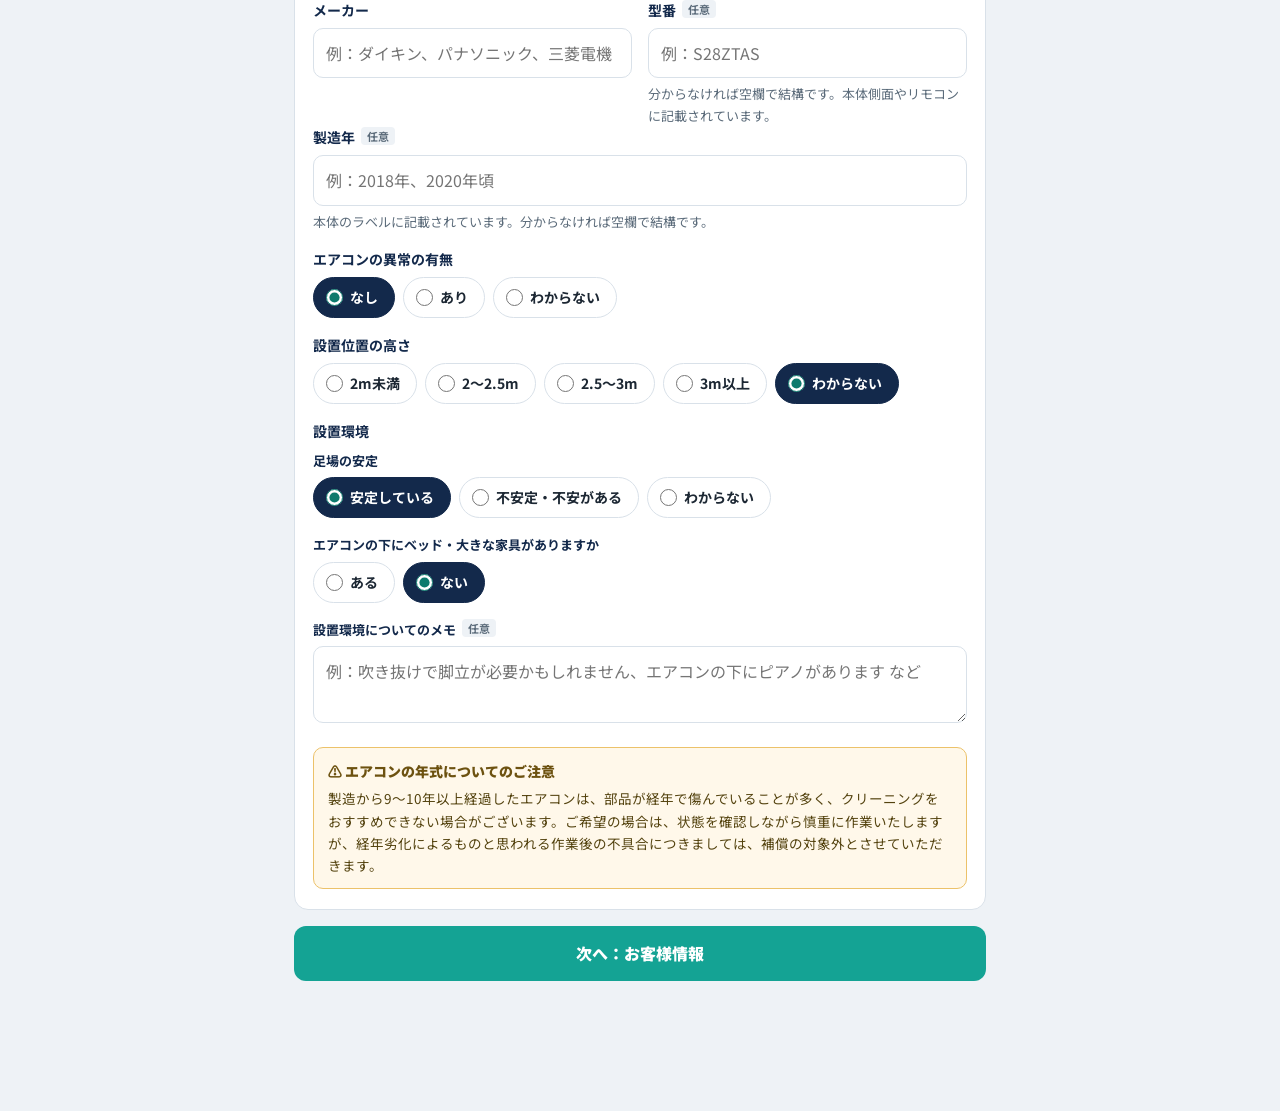
<file: yoyaku-new.html>
<!doctype html>
<html lang="ja">
  <head>
    <meta charset="utf-8" />
    <meta name="viewport" content="width=device-width, initial-scale=1, viewport-fit=cover" />
    <meta name="color-scheme" content="light" />
    <link rel="icon" href="data:," />
    <title>みっちゃん本舗 ご予約フォーム</title>
    <link rel="preconnect" href="https://fonts.googleapis.com" />
    <link rel="preconnect" href="https://fonts.gstatic.com" crossorigin />
    <link href="https://fonts.googleapis.com/css2?family=Noto+Sans+JP:wght@400;500;700;900&display=swap" rel="stylesheet" />
    <style>
      :root {
        color-scheme: light;
        --navy: #13294b;
        --navy-2: #1d3a66;
        --teal: #14a394;
        --teal-dark: #0d7a6d;
        --teal-soft: #e6f5f2;
        --bg: #eef2f6;
        --card: #ffffff;
        --ink: #1c2733;
        --muted: #5b6b7a;
        --line: #d9e1e9;
        --warn-bg: #fff8ea;
        --warn-line: #ecc26a;
        --warn-ink: #6d5210;
        --err: #c0392b;
        --radius: 14px;
      }
      * { box-sizing: border-box; }
      html { -webkit-text-size-adjust: 100%; }
      body {
        margin: 0;
        background: var(--bg);
        color: var(--ink);
        font-family: "Noto Sans JP", "Hiragino Kaku Gothic ProN", "Yu Gothic", sans-serif;
        line-height: 1.65;
        font-size: 16px;
      }
      a { color: var(--teal-dark); }

      /* ---------- ヘッダー ---------- */
      .site-head {
        background: var(--navy);
        color: #fff;
        padding: 12px 16px;
      }
      .site-head .inner { max-width: 720px; margin: 0 auto; }
      .shop-row { display: flex; align-items: center; gap: 10px; flex-wrap: wrap; }
      .shop-name { font-size: 24px; font-weight: 900; letter-spacing: .02em; }
      .form-title { margin: 4px 0 0; font-size: 15px; color: #c9d6e6; font-weight: 500; }
      .head-tel { margin-top: 6px; font-size: 14px; color: #c9d6e6; }
      .head-tel a { color: #fff; font-weight: 700; font-size: 17px; text-decoration: none; }

      /* ---------- レイアウト ---------- */
      main { max-width: 720px; margin: 0 auto; padding: 10px 14px 130px; }

      /* ---------- ステップ表示 ---------- */
      .steps {
        display: flex;
        gap: 0;
        margin: 2px 0 10px;
        padding: 0;
        list-style: none;
      }
      .steps li {
        flex: 1;
        text-align: center;
        position: relative;
        color: var(--muted);
        font-size: 12px;
        font-weight: 700;
      }
      .steps li::before {
        content: "";
        display: block;
        width: 30px; height: 30px;
        margin: 0 auto 4px;
        border-radius: 50%;
        background: #fff;
        border: 2px solid var(--line);
        color: var(--muted);
        font-size: 14px;
        line-height: 26px;
        font-weight: 900;
        position: relative;
        z-index: 1;
      }
      .steps li[data-n="1"]::before { content: "1"; }
      .steps li[data-n="2"]::before { content: "2"; }
      .steps li[data-n="3"]::before { content: "3"; }
      .steps li[data-n="4"]::before { content: "4"; }
      .steps li::after {
        content: "";
        position: absolute;
        top: 15px; left: calc(-50% + 17px);
        width: calc(100% - 34px);
        height: 2px;
        background: var(--line);
      }
      .steps li:first-child::after { display: none; }
      .steps li.active { color: var(--navy); }
      .steps li.active::before { background: var(--teal); border-color: var(--teal); color: #fff; }
      .steps li.done { color: var(--teal-dark); }
      .steps li.done::before { background: var(--teal-soft); border-color: var(--teal); color: var(--teal-dark); content: "✓"; }

      /* ---------- カード ---------- */
      .card {
        background: var(--card);
        border: 1px solid var(--line);
        border-radius: var(--radius);
        padding: 16px 18px 20px;
        margin-bottom: 16px;
      }
      .card h2 {
        margin: 0 0 4px;
        font-size: 19px;
        font-weight: 900;
        color: var(--navy);
        display: flex;
        align-items: baseline;
        gap: 8px;
        flex-wrap: wrap;
      }
      .card h2 .step-no {
        background: var(--navy);
        color: #fff;
        font-size: 13px;
        border-radius: 6px;
        padding: 1px 8px;
      }
      .card .lead { margin: 0 0 8px; color: var(--muted); font-size: 14px; }
      .group-title {
        margin: 20px 0 6px;
        font-size: 15px;
        font-weight: 900;
        color: var(--navy);
        border-left: 4px solid var(--teal);
        padding-left: 8px;
      }
      .group-title:first-of-type { margin-top: 6px; }
      .group-note { margin: 0 0 8px; font-size: 13px; color: var(--muted); }

      /* ---------- メニュー行 ---------- */
      .menu-row {
        display: flex;
        align-items: center;
        justify-content: space-between;
        gap: 12px;
        padding: 12px 0;
        border-bottom: 1px dashed var(--line);
      }
      .menu-row:last-child { border-bottom: none; }
      .menu-name { font-weight: 700; font-size: 15px; }
      .menu-sub { display: block; font-size: 13px; color: var(--muted); font-weight: 400; }
      .menu-price { font-size: 13px; color: var(--muted); white-space: nowrap; }
      .menu-price strong { color: var(--ink); font-size: 15px; }
      .menu-price s { margin-right: 6px; }
      .confirm-table s { color: var(--muted); margin-right: 6px; }
      .stepper { display: flex; align-items: center; gap: 10px; flex-shrink: 0; }
      .stepper button {
        width: 40px; height: 40px;
        border-radius: 50%;
        border: 2px solid var(--teal);
        background: #fff;
        color: var(--teal-dark);
        font-size: 20px;
        font-weight: 900;
        line-height: 1;
        cursor: pointer;
        display: flex; align-items: center; justify-content: center;
        padding: 0;
      }
      .stepper button:disabled { border-color: var(--line); color: #b7c2cd; cursor: not-allowed; background: #f4f7fa; }
      .stepper .count { min-width: 26px; text-align: center; font-size: 18px; font-weight: 900; }
      .stepper .unit { font-size: 13px; color: var(--muted); margin-left: -4px; }

      .toggle-row { align-items: flex-start; }
      .toggle-btn {
        flex-shrink: 0;
        border: 2px solid var(--teal);
        background: #fff;
        color: var(--teal-dark);
        font-weight: 700;
        font-size: 14px;
        border-radius: 999px;
        padding: 8px 16px;
        cursor: pointer;
        font-family: inherit;
      }
      .toggle-btn[aria-pressed="true"] { background: var(--teal); color: #fff; }

      /* ---------- 入力 ---------- */
      .field { margin-bottom: 16px; }
      .field:last-child { margin-bottom: 0; }
      label.f-label, .f-label {
        display: block;
        font-weight: 700;
        font-size: 14px;
        margin-bottom: 6px;
        color: var(--navy);
      }
      .req {
        background: var(--err);
        color: #fff;
        font-size: 11px;
        font-weight: 700;
        border-radius: 4px;
        padding: 1px 6px;
        margin-left: 6px;
        vertical-align: 2px;
      }
      .opt-tag {
        background: #eef2f6;
        color: var(--muted);
        font-size: 11px;
        font-weight: 700;
        border-radius: 4px;
        padding: 1px 6px;
        margin-left: 6px;
        vertical-align: 2px;
      }
      input[type="text"], input[type="tel"], input[type="email"], input[type="date"],
      select, textarea {
        width: 100%;
        font: inherit;
        font-size: 16px;
        padding: 11px 12px;
        border: 1.5px solid var(--line);
        border-radius: 10px;
        background: #fff;
        color: var(--ink);
      }
      input:focus, select:focus, textarea:focus {
        outline: 2px solid var(--teal);
        outline-offset: 0;
        border-color: var(--teal);
      }
      textarea { resize: vertical; min-height: 74px; }
      .hint { font-size: 13px; color: var(--muted); margin: 5px 0 0; }
      .field-error { display: none; color: var(--err); font-size: 13px; font-weight: 700; margin: 6px 0 0; }
      .field.invalid input, .field.invalid select, .field.invalid textarea { border-color: var(--err); }
      .field.invalid .field-error { display: block; }

      /* チップ型ラジオ */
      .chips { display: flex; flex-wrap: wrap; gap: 8px; }
      .chip {
        display: inline-flex;
        align-items: center;
        gap: 7px;
        border: 1.5px solid var(--line);
        border-radius: 999px;
        padding: 8px 16px 8px 12px;
        font-size: 14px;
        font-weight: 700;
        cursor: pointer;
        background: #fff;
        color: var(--ink);
        user-select: none;
      }
      .chip input {
        width: 17px; height: 17px;
        margin: 0;
        flex-shrink: 0;
        accent-color: var(--teal-dark);
        cursor: pointer;
      }
      .chip:has(input:checked) { background: var(--navy); border-color: var(--navy); color: #fff; }
      .chip:has(input:focus-visible) { outline: 2px solid var(--teal); outline-offset: 2px; }
      .sub-field { margin-top: 12px; }

      /* 注意書き */
      .age-note {
        background: var(--warn-bg);
        border: 1.5px solid var(--warn-line);
        border-radius: 10px;
        padding: 12px 14px;
        margin-top: 18px;
      }
      .age-note .age-title {
        font-weight: 900;
        color: var(--warn-ink);
        font-size: 14px;
        margin: 0 0 4px;
        display: flex; align-items: center; gap: 6px;
      }
      .age-note p { margin: 0; font-size: 13.5px; color: #54430f; }

      /* ---------- ナビボタン ---------- */
      .nav-row { display: flex; gap: 10px; margin-top: 4px; }
      .btn {
        flex: 1;
        font: inherit;
        font-weight: 900;
        font-size: 16px;
        border-radius: 12px;
        padding: 14px 10px;
        cursor: pointer;
        border: none;
        text-align: center;
      }
      .btn-next { background: var(--teal); color: #fff; }
      .btn-next:active { background: var(--teal-dark); }
      .btn-back { background: #fff; color: var(--navy); border: 1.5px solid var(--line); flex: 0 0 110px; }
      .step-error {
        display: none;
        background: #fdecea;
        border: 1.5px solid #f0b7b0;
        color: var(--err);
        border-radius: 10px;
        padding: 10px 14px;
        font-size: 14px;
        font-weight: 700;
        margin-bottom: 14px;
      }
      .step-error.show { display: block; }

      /* ---------- 合計バー ---------- */
      .total-bar {
        position: fixed;
        left: 0; right: 0; bottom: 0;
        background: var(--navy);
        color: #fff;
        padding: 12px 16px calc(12px + env(safe-area-inset-bottom));
        z-index: 20;
        box-shadow: 0 -4px 16px rgba(19, 41, 75, .25);
      }
      .total-bar .inner {
        max-width: 720px;
        margin: 0 auto;
        display: flex;
        align-items: baseline;
        justify-content: space-between;
        gap: 12px;
      }
      .total-label { font-size: 14px; font-weight: 700; color: #c9d6e6; }
      .total-label small { display: block; font-size: 11px; font-weight: 500; }
      .total-amount { font-size: 26px; font-weight: 900; white-space: nowrap; }
      .total-amount .yen-note { font-size: 12px; font-weight: 500; color: #c9d6e6; }

      /* ---------- 確認画面 ---------- */
      .confirm-section { margin-bottom: 18px; }
      .confirm-section:last-child { margin-bottom: 0; }
      .confirm-section h3 {
        margin: 0 0 8px;
        font-size: 15px;
        font-weight: 900;
        color: var(--navy);
        border-left: 4px solid var(--teal);
        padding-left: 8px;
      }
      table.confirm-table { width: 100%; border-collapse: collapse; font-size: 14.5px; }
      table.confirm-table th, table.confirm-table td {
        text-align: left;
        padding: 7px 4px;
        border-bottom: 1px solid var(--line);
        vertical-align: top;
      }
      table.confirm-table th { width: 38%; color: var(--muted); font-weight: 700; }
      table.confirm-table td { font-weight: 500; }
      .confirm-total-row td { font-weight: 900; font-size: 17px; color: var(--navy); border-bottom: none; }
      .empty-val { color: var(--muted); }

      .btn-submit {
        width: 100%;
        font: inherit;
        font-weight: 900;
        font-size: 17px;
        border-radius: 12px;
        padding: 16px 10px;
        border: none;
        background: var(--teal);
        color: #fff;
        cursor: pointer;
      }
      .btn-submit:active { background: var(--teal-dark); }
      .btn-submit:disabled { background: #9db3c6; cursor: not-allowed; }
      .submit-note { font-size: 13px; color: var(--muted); margin: 10px 0 0; text-align: center; line-height: 1.6; }
      .submit-error {
        display: none;
        background: #fdecea;
        border: 1.5px solid #f0b7b0;
        color: var(--err);
        border-radius: 10px;
        padding: 12px 14px;
        font-size: 14px;
        font-weight: 700;
        margin-top: 12px;
        line-height: 1.6;
      }
      .submit-error.show { display: block; }
      .done-icon {
        width: 64px; height: 64px;
        border-radius: 50%;
        background: var(--teal);
        color: #fff;
        font-size: 34px;
        font-weight: 900;
        display: flex; align-items: center; justify-content: center;
        margin: 6px auto 14px;
      }
      .done-title { text-align: center; font-size: 21px; font-weight: 900; color: var(--navy); margin: 0 0 8px; }
      .done-lead { text-align: center; color: var(--muted); font-size: 14.5px; margin: 0 0 6px; line-height: 1.7; }
      .receipt-box {
        background: var(--teal-soft);
        border: 1px solid var(--line);
        border-radius: 10px;
        padding: 14px 16px;
        text-align: center;
        margin: 16px 0;
      }
      .receipt-box .r-label { font-size: 13px; color: var(--muted); font-weight: 700; }
      .receipt-box .r-value { font-size: 24px; font-weight: 900; color: var(--navy); letter-spacing: .03em; }

      .panel { display: none; }
      .panel.active { display: block; }

      @media (min-width: 640px) {
        .two-col { display: grid; grid-template-columns: 1fr 1fr; gap: 0 16px; }
      }
    </style>
  </head>
  <body>
    <header class="site-head">
      <div class="inner">
        <div class="shop-row">
          <span class="shop-name">みっちゃん本舗</span>
        </div>
        <p class="form-title">エアコンクリーニング ご予約フォーム</p>
        <p class="head-tel">お電話でのご予約・ご相談：<a href="tel:08035315425">080-3531-5425</a></p>
      </div>
    </header>

    <main>
      <ol class="steps" id="stepsBar">
        <li data-n="1" class="active">メニュー選択</li>
        <li data-n="2">お客様情報</li>
        <li data-n="3">希望日</li>
        <li data-n="4">確認</li>
      </ol>

      <!-- ============ ステップ1：メニュー選択 ============ -->
      <section class="panel active" id="panel1">
        <div class="card">
          <h2><span class="step-no">STEP 1</span>メニュー選択</h2>
          <p class="lead">ご希望のメニューと台数・か所数を選んでください。料金はすべて税込です。</p>
          <div class="step-error" id="err1">メニューを1つ以上選んでください。</div>

          <h3 class="group-title">エアコンクリーニング</h3>
          <div id="acMenu"></div>

          <h3 class="group-title">壁掛けエアコンへの追加オプション</h3>
          <p class="group-note">壁掛けエアコンの台数まで追加できます。</p>
          <div id="addonMenu"></div>

          <h3 class="group-title">水回りクリーニング</h3>
          <div id="waterMenu"></div>
        </div>

        <div class="card">
          <h2>エアコンの情報</h2>
          <p class="lead">エアコンクリーニングをご予約の方は、作業をスムーズに進めるため、エアコンの情報をお知らせください。分かる範囲で結構です。</p>

          <div class="two-col">
            <div class="field">
              <label class="f-label" for="acMaker">メーカー</label>
              <input type="text" id="acMaker" placeholder="例：ダイキン、パナソニック、三菱電機" autocomplete="off" />
            </div>
            <div class="field">
              <label class="f-label" for="acModel">型番<span class="opt-tag">任意</span></label>
              <input type="text" id="acModel" placeholder="例：S28ZTAS" autocomplete="off" />
              <p class="hint">分からなければ空欄で結構です。本体側面やリモコンに記載されています。</p>
            </div>
          </div>

          <div class="field">
            <label class="f-label" for="acYear">製造年<span class="opt-tag">任意</span></label>
            <input type="text" id="acYear" placeholder="例：2018年、2020年頃" autocomplete="off" inputmode="numeric" />
            <p class="hint">本体のラベルに記載されています。分からなければ空欄で結構です。</p>
          </div>

          <div class="field">
            <span class="f-label">エアコンの異常の有無</span>
            <div class="chips" role="radiogroup" aria-label="エアコンの異常の有無">
              <label class="chip"><input type="radio" name="acTrouble" value="なし" checked />なし</label>
              <label class="chip"><input type="radio" name="acTrouble" value="あり" />あり</label>
              <label class="chip"><input type="radio" name="acTrouble" value="わからない" />わからない</label>
            </div>
            <div class="sub-field" id="troubleDetailWrap" hidden>
              <label class="f-label" for="acTroubleDetail">異常の内容</label>
              <textarea id="acTroubleDetail" placeholder="例：異音がする、水漏れがある、冷えない、エラー表示が出ている など"></textarea>
            </div>
          </div>

          <div class="field">
            <span class="f-label">設置位置の高さ</span>
            <div class="chips" role="radiogroup" aria-label="設置位置の高さ">
              <label class="chip"><input type="radio" name="acHeight" value="2m未満" />2m未満</label>
              <label class="chip"><input type="radio" name="acHeight" value="2〜2.5m" />2〜2.5m</label>
              <label class="chip"><input type="radio" name="acHeight" value="2.5〜3m" />2.5〜3m</label>
              <label class="chip"><input type="radio" name="acHeight" value="3m以上" />3m以上</label>
              <label class="chip"><input type="radio" name="acHeight" value="わからない" checked />わからない</label>
            </div>
          </div>

          <div class="field">
            <span class="f-label">設置環境</span>
            <div class="field">
              <span class="f-label" style="font-size:13px;">足場の安定</span>
              <div class="chips" role="radiogroup" aria-label="足場の安定">
                <label class="chip"><input type="radio" name="envScaffold" value="安定している" checked />安定している</label>
                <label class="chip"><input type="radio" name="envScaffold" value="不安定・不安がある" />不安定・不安がある</label>
                <label class="chip"><input type="radio" name="envScaffold" value="わからない" />わからない</label>
              </div>
            </div>
            <div class="field">
              <span class="f-label" style="font-size:13px;">エアコンの下にベッド・大きな家具がありますか</span>
              <div class="chips" role="radiogroup" aria-label="下の家具の有無">
                <label class="chip"><input type="radio" name="envFurniture" value="ある" />ある</label>
                <label class="chip"><input type="radio" name="envFurniture" value="ない" checked />ない</label>
              </div>
            </div>
            <div class="field" id="furnitureMoveWrap" hidden>
              <span class="f-label" style="font-size:13px;">その家具は移動できますか</span>
              <div class="chips" role="radiogroup" aria-label="家具の移動可否">
                <label class="chip"><input type="radio" name="envMove" value="移動できる" />移動できる</label>
                <label class="chip"><input type="radio" name="envMove" value="移動できない" />移動できない</label>
                <label class="chip"><input type="radio" name="envMove" value="わからない" />わからない</label>
              </div>
            </div>
            <div class="field" style="margin-bottom:0;">
              <label class="f-label" for="envMemo" style="font-size:13px;">設置環境についてのメモ<span class="opt-tag">任意</span></label>
              <textarea id="envMemo" placeholder="例：吹き抜けで脚立が必要かもしれません、エアコンの下にピアノがあります など"></textarea>
            </div>
          </div>

          <div class="age-note">
            <p class="age-title">⚠ エアコンの年式についてのご注意</p>
            <p>製造から9〜10年以上経過したエアコンは、部品が経年で傷んでいることが多く、クリーニングをおすすめできない場合がございます。ご希望の場合は、状態を確認しながら慎重に作業いたしますが、経年劣化によるものと思われる作業後の不具合につきましては、補償の対象外とさせていただきます。</p>
          </div>
        </div>

        <div class="nav-row">
          <button type="button" class="btn btn-next" data-goto="2">次へ：お客様情報</button>
        </div>
      </section>

      <!-- ============ ステップ2：お客様情報 ============ -->
      <section class="panel" id="panel2">
        <div class="card">
          <h2><span class="step-no">STEP 2</span>お客様情報</h2>
          <p class="lead">ご連絡と訪問に必要な情報を入力してください。</p>

          <div class="field" data-validate="name">
            <label class="f-label" for="custName">お名前<span class="req">必須</span></label>
            <input type="text" id="custName" placeholder="例：宮崎 太郎" autocomplete="name" />
            <p class="field-error">お名前を入力してください。</p>
          </div>
          <div class="field">
            <label class="f-label" for="custKana">フリガナ<span class="opt-tag">任意</span></label>
            <input type="text" id="custKana" placeholder="例：ミヤザキ タロウ" autocomplete="off" />
          </div>
          <div class="field" data-validate="tel">
            <label class="f-label" for="custTel">電話番号<span class="req">必須</span></label>
            <input type="tel" id="custTel" placeholder="例：090-0000-0000" autocomplete="tel" inputmode="tel" />
            <p class="hint">日程のご連絡に使います。当日つながる番号をお願いします。</p>
            <p class="field-error">電話番号を入力してください。</p>
          </div>
          <div class="field">
            <label class="f-label" for="custEmail">メールアドレス<span class="opt-tag">任意</span></label>
            <input type="email" id="custEmail" placeholder="例：example@mail.com" autocomplete="email" inputmode="email" />
          </div>
          <div class="two-col">
            <div class="field">
              <label class="f-label" for="custZip">郵便番号<span class="opt-tag">任意</span></label>
              <input type="text" id="custZip" placeholder="例：880-0000" autocomplete="postal-code" inputmode="numeric" />
            </div>
            <div class="field" data-validate="city">
              <label class="f-label" for="custCity">市町村<span class="req">必須</span></label>
              <input type="text" id="custCity" placeholder="例：宮崎市" autocomplete="address-level2" />
              <p class="field-error">市町村を入力してください。</p>
            </div>
          </div>
          <div class="field" data-validate="address">
            <label class="f-label" for="custAddress">ご住所（訪問先）<span class="req">必須</span></label>
            <input type="text" id="custAddress" placeholder="例：〇〇町1-2-3 ○○マンション101" autocomplete="street-address" />
            <p class="field-error">ご住所を入力してください。</p>
          </div>
          <div class="field">
            <span class="f-label">住居タイプ</span>
            <div class="chips" role="radiogroup" aria-label="住居タイプ">
              <label class="chip"><input type="radio" name="custHousing" value="一戸建て" checked />一戸建て</label>
              <label class="chip"><input type="radio" name="custHousing" value="マンション" />マンション</label>
              <label class="chip"><input type="radio" name="custHousing" value="アパート" />アパート</label>
              <label class="chip"><input type="radio" name="custHousing" value="店舗・事務所" />店舗・事務所</label>
              <label class="chip"><input type="radio" name="custHousing" value="その他" />その他</label>
            </div>
          </div>
          <div class="field">
            <span class="f-label">駐車場の有無</span>
            <div class="chips" role="radiogroup" aria-label="駐車場の有無">
              <label class="chip"><input type="radio" name="custParking" value="あり" checked />あり</label>
              <label class="chip"><input type="radio" name="custParking" value="なし" />なし</label>
              <label class="chip"><input type="radio" name="custParking" value="近隣にコインパーキングあり" />近隣にコインパーキングあり</label>
            </div>
          </div>
          <div class="field">
            <label class="f-label" for="custMemo">ご要望・備考<span class="opt-tag">任意</span></label>
            <textarea id="custMemo" placeholder="ペットについてなど、伝えておきたいことがあればご記入ください"></textarea>
          </div>
        </div>

        <div class="nav-row">
          <button type="button" class="btn btn-back" data-goto="1">戻る</button>
          <button type="button" class="btn btn-next" data-goto="3">次へ：希望日</button>
        </div>
      </section>

      <!-- ============ ステップ3：希望日 ============ -->
      <section class="panel" id="panel3">
        <div class="card">
          <h2><span class="step-no">STEP 3</span>ご希望日</h2>
          <p class="lead">訪問のご希望日を選んでください。第1希望は必須です。送信のあと、お店から日程確定のご連絡をします。</p>

          <div class="field" data-validate="date1">
            <label class="f-label" for="date1">第1希望日<span class="req">必須</span></label>
            <input type="date" id="date1" />
            <p class="field-error">第1希望日を選んでください。</p>
          </div>
          <div class="field">
            <label class="f-label" for="time1">第1希望の時間帯</label>
            <select id="time1">
              <option value="午前（8:00〜12:00）">午前（8:00〜12:00）</option>
              <option value="午後（13:00〜17:00）">午後（13:00〜17:00）</option>
              <option value="いつでも可">いつでも可</option>
            </select>
          </div>
          <div class="field">
            <label class="f-label" for="date2">第2希望日<span class="opt-tag">任意</span></label>
            <input type="date" id="date2" />
          </div>
          <div class="field">
            <label class="f-label" for="time2">第2希望の時間帯</label>
            <select id="time2">
              <option value="午前（8:00〜12:00）">午前（8:00〜12:00）</option>
              <option value="午後（13:00〜17:00）">午後（13:00〜17:00）</option>
              <option value="いつでも可">いつでも可</option>
            </select>
          </div>
          <div class="field">
            <label class="f-label" for="date3">第3希望日<span class="opt-tag">任意</span></label>
            <input type="date" id="date3" />
          </div>
          <div class="field">
            <label class="f-label" for="time3">第3希望の時間帯</label>
            <select id="time3">
              <option value="午前（8:00〜12:00）">午前（8:00〜12:00）</option>
              <option value="午後（13:00〜17:00）">午後（13:00〜17:00）</option>
              <option value="いつでも可">いつでも可</option>
            </select>
          </div>
        </div>

        <div class="nav-row">
          <button type="button" class="btn btn-back" data-goto="2">戻る</button>
          <button type="button" class="btn btn-next" data-goto="4">次へ：確認</button>
        </div>
      </section>

      <!-- ============ ステップ4：確認 ============ -->
      <section class="panel" id="panel4">
        <div class="card">
          <h2><span class="step-no">STEP 4</span>入力内容の確認</h2>
          <p class="lead">内容をご確認ください。修正する場合は「戻る」から前の画面に戻れます。</p>
          <div id="confirmBody"></div>
        </div>

        <div class="card">
          <button type="button" class="btn-submit" id="submitBtn">この内容で送信する</button>
          <p class="submit-note">送信すると、ご予約の受付が完了します。<br />日程の確定は、お店からのご連絡をもって完了となります。</p>
          <div class="submit-error" id="submitError" role="alert"></div>
        </div>

        <div class="nav-row">
          <button type="button" class="btn btn-back" data-goto="3">戻る</button>
        </div>
      </section>

      <!-- ============ 完了画面 ============ -->
      <section class="panel" id="panel5">
        <div class="card">
          <div class="done-icon" aria-hidden="true">✓</div>
          <p class="done-title">ご予約を受け付けました</p>
          <p class="done-lead">ありがとうございます。内容を確認のうえ、<br />お電話またはメールで日程のご連絡をいたします。</p>
          <div class="receipt-box" id="receiptBox" hidden>
            <div class="r-label">受付番号</div>
            <div class="r-value" id="receiptId"></div>
          </div>
          <p class="done-lead">お急ぎの場合は、お電話でもご相談いただけます。<br /><a href="tel:08035315425" style="font-weight:900;font-size:17px;">080-3531-5425</a></p>
        </div>
      </section>
    </main>

    <div class="total-bar" aria-live="polite">
      <div class="inner">
        <div class="total-label">合計（税込）<small id="totalNote"></small></div>
        <div class="total-amount"><span id="totalAmount">¥0</span> <span class="yen-note"></span></div>
      </div>
    </div>

    <script>
      "use strict";

      /* ---------- メニュー定義 ---------- */
      var ITEMS = [
        { id: "wall",    group: "ac",    name: "壁掛けエアコン",       price: 6600,  unit: "台", sub: "" },
        { id: "ceiling", group: "ac",    name: "天井埋込エアコン",     price: 22000, unit: "台", sub: "" },
        { id: "cleanFn", group: "addon", name: "お掃除機能付き",       price: 7700,  unit: "台", sub: "壁掛けエアコンに追加" },
        { id: "full",    group: "addon", name: "完全分解洗浄",         price: 6600,  unit: "台", sub: "壁掛けエアコンに追加" },
        { id: "drain",   group: "addon", name: "ドレンパン分解清掃",   price: 3300,  unit: "台", sub: "壁掛けエアコンに追加" },
        { id: "coat",    group: "addon", name: "消臭抗菌コート",       price: 2200,  unit: "台", sub: "壁掛けエアコンに追加" },
        { id: "bath",    group: "water", name: "浴室",                 price: 18700, normal: 19800, unit: "か所", sub: "" },
        { id: "kitchen", group: "water", name: "キッチン",             price: 17050, normal: 18700, unit: "か所", sub: "" },
        { id: "hood",    group: "water", name: "レンジフード",         price: 14850, normal: 16500, unit: "か所", sub: "" },
        { id: "boiler",  group: "water", name: "風呂釜洗浄",           price: 12100, unit: "か所", sub: "" },
        { id: "toilet",  group: "water", name: "トイレ",               price: 8800,  normal: 9900,  unit: "か所", sub: "" },
        { id: "wash",    group: "water", name: "洗面所",               price: 7700,  normal: 8800,  unit: "か所", sub: "" }
      ];
      var counts = {};
      ITEMS.forEach(function (it) { counts[it.id] = 0; });
      counts.wall = 1;
      var vacantSelected = false;

      function yen(n) { return "¥" + n.toLocaleString("ja-JP"); }
      function itemById(id) {
        for (var i = 0; i < ITEMS.length; i++) if (ITEMS[i].id === id) return ITEMS[i];
        return null;
      }
      function capFor(it) {
        if (it.group === "addon") return counts.wall;
        return 20;
      }

      /* ---------- メニュー描画 ---------- */
      function buildMenu(containerId, group) {
        var box = document.getElementById(containerId);
        ITEMS.filter(function (it) { return it.group === group; }).forEach(function (it) {
          var row = document.createElement("div");
          row.className = "menu-row";
          row.innerHTML =
            '<div><span class="menu-name"></span>' +
            (it.sub ? '<span class="menu-sub"></span>' : "") +
            '<span class="menu-price">' + (it.normal ? "<s>" + yen(it.normal) + "</s>" : "") + "<strong></strong>／" + it.unit + "</span></div>" +
            '<div class="stepper">' +
            '<button type="button" data-act="minus" aria-label="減らす">−</button>' +
            '<span class="count">0</span><span class="unit">' + it.unit + "</span>" +
            '<button type="button" data-act="plus" aria-label="増やす">＋</button>' +
            "</div>";
          row.querySelector(".menu-name").textContent = it.name;
          if (it.sub) row.querySelector(".menu-sub").textContent = it.sub;
          row.querySelector(".menu-price strong").textContent = yen(it.price);
          row.querySelector('[data-act="minus"]').addEventListener("click", function () { changeCount(it.id, -1); });
          row.querySelector('[data-act="plus"]').addEventListener("click", function () { changeCount(it.id, 1); });
          row.setAttribute("data-row", it.id);
          box.appendChild(row);
        });
      }
      buildMenu("acMenu", "ac");
      buildMenu("addonMenu", "addon");
      buildMenu("waterMenu", "water");

      /* 空室・職場の清掃（料金相談）行 */
      (function () {
        var row = document.createElement("div");
        row.className = "menu-row toggle-row";
        row.innerHTML =
          '<div><span class="menu-name">空室・職場の清掃</span>' +
          '<span class="menu-sub">料金はご相談（お見積りのうえご案内します）</span></div>';
        var btn = document.createElement("button");
        btn.type = "button";
        btn.className = "toggle-btn";
        btn.setAttribute("aria-pressed", "false");
        btn.textContent = "希望する";
        btn.addEventListener("click", function () {
          vacantSelected = !vacantSelected;
          btn.setAttribute("aria-pressed", vacantSelected ? "true" : "false");
          btn.textContent = vacantSelected ? "希望する ✓" : "希望する";
          renderTotals();
        });
        row.appendChild(btn);
        document.getElementById("waterMenu").appendChild(row);
      })();

      function changeCount(id, delta) {
        var it = itemById(id);
        var next = counts[id] + delta;
        if (next < 0) next = 0;
        var cap = capFor(it);
        if (next > cap) next = cap;
        counts[id] = next;
        /* 壁掛け台数が減ったら、追加オプションを上限に合わせる */
        if (id === "wall") {
          ITEMS.forEach(function (o) {
            if (o.group === "addon" && counts[o.id] > counts.wall) counts[o.id] = counts.wall;
          });
        }
        renderTotals();
      }

      function calcTotal() {
        var t = 0;
        ITEMS.forEach(function (it) { t += it.price * counts[it.id]; });
        return t;
      }
      function hasSelection() {
        var any = ITEMS.some(function (it) { return counts[it.id] > 0; });
        return any || vacantSelected;
      }

      function renderTotals() {
        ITEMS.forEach(function (it) {
          var row = document.querySelector('[data-row="' + it.id + '"]');
          if (!row) return;
          row.querySelector(".count").textContent = counts[it.id];
          row.querySelector('[data-act="minus"]').disabled = counts[it.id] <= 0;
          row.querySelector('[data-act="plus"]').disabled = counts[it.id] >= capFor(it);
        });
        document.getElementById("totalAmount").textContent = yen(calcTotal());
        document.getElementById("totalNote").textContent = vacantSelected ? "＋ 空室・職場の清掃（料金相談）" : "";
      }
      renderTotals();

      /* ---------- エアコン情報の連動表示 ---------- */
      function radioVal(name) {
        var el = document.querySelector('input[name="' + name + '"]:checked');
        return el ? el.value : "";
      }
      document.querySelectorAll('input[name="acTrouble"]').forEach(function (r) {
        r.addEventListener("change", function () {
          document.getElementById("troubleDetailWrap").hidden = radioVal("acTrouble") !== "あり";
        });
      });
      document.querySelectorAll('input[name="envFurniture"]').forEach(function (r) {
        r.addEventListener("change", function () {
          document.getElementById("furnitureMoveWrap").hidden = radioVal("envFurniture") !== "ある";
        });
      });

      /* ---------- 日付の最小値（今日） ---------- */
      (function () {
        var d = new Date();
        var pad = function (n) { return (n < 10 ? "0" : "") + n; };
        var today = d.getFullYear() + "-" + pad(d.getMonth() + 1) + "-" + pad(d.getDate());
        ["date1", "date2", "date3"].forEach(function (id) {
          document.getElementById(id).setAttribute("min", today);
        });
      })();

      /* ---------- ステップ遷移 ---------- */
      var currentStep = 1;
      function showStep(n) {
        currentStep = n;
        for (var i = 1; i <= 5; i++) {
          var p = document.getElementById("panel" + i);
          if (p) p.classList.toggle("active", i === n);
        }
        var lis = document.querySelectorAll("#stepsBar li");
        lis.forEach(function (li) {
          var num = parseInt(li.getAttribute("data-n"), 10);
          li.classList.toggle("active", num === n && n <= 4);
          li.classList.toggle("done", num < n || n === 5);
        });
        document.getElementById("stepsBar").style.display = n === 5 ? "none" : "";
        var tb = document.querySelector(".total-bar");
        if (tb) tb.style.display = n === 5 ? "none" : "";
        if (n === 4) renderConfirm();
        window.scrollTo({ top: 0, behavior: "auto" });
      }
      function showDone(receiptId) {
        var box = document.getElementById("receiptBox");
        var val = document.getElementById("receiptId");
        if (receiptId) {
          val.textContent = receiptId;
          box.hidden = false;
        } else {
          box.hidden = true;
        }
        showStep(5);
      }

      function markInvalid(fieldName, invalid) {
        var f = document.querySelector('[data-validate="' + fieldName + '"]');
        if (f) f.classList.toggle("invalid", invalid);
        return !invalid;
      }
      function validateStep(n) {
        if (n === 1) {
          var ok = hasSelection();
          document.getElementById("err1").classList.toggle("show", !ok);
          return ok;
        }
        if (n === 2) {
          var okName = markInvalid("name", document.getElementById("custName").value.trim() === "");
          var okTel = markInvalid("tel", document.getElementById("custTel").value.trim() === "");
          var okCity = markInvalid("city", document.getElementById("custCity").value.trim() === "");
          var okAddr = markInvalid("address", document.getElementById("custAddress").value.trim() === "");
          return okName && okTel && okCity && okAddr;
        }
        if (n === 3) {
          return markInvalid("date1", document.getElementById("date1").value === "");
        }
        return true;
      }

      document.querySelectorAll("[data-goto]").forEach(function (btn) {
        btn.addEventListener("click", function () {
          var target = parseInt(btn.getAttribute("data-goto"), 10);
          if (target > currentStep) {
            for (var s = currentStep; s < target; s++) {
              if (!validateStep(s)) { showStep(s); return; }
            }
          }
          showStep(target);
        });
      });

      /* ---------- 入力値の収集 ---------- */
      var AGE_NOTE = "製造から9〜10年以上経過したエアコンは、部品が経年で傷んでいることが多く、クリーニングをおすすめできない場合がございます。ご希望の場合は、状態を確認しながら慎重に作業いたしますが、経年劣化によるものと思われる作業後の不具合につきましては、補償の対象外とさせていただきます。";

      function collectData() {
        var menu = [];
        ITEMS.forEach(function (it) {
          if (counts[it.id] > 0) {
            menu.push({
              "項目": it.name,
              "単価（税込）": it.price,
              "数量": counts[it.id] + it.unit,
              "小計（税込）": it.price * counts[it.id]
            });
          }
        });
        if (vacantSelected) menu.push({ "項目": "空室・職場の清掃", "料金": "相談" });

        var trouble = radioVal("acTrouble");
        var furniture = radioVal("envFurniture");
        var acInfo = {
          "メーカー": document.getElementById("acMaker").value.trim(),
          "型番": document.getElementById("acModel").value.trim(),
          "製造年": document.getElementById("acYear").value.trim(),
          "異常の有無": trouble,
          "設置位置の高さ": radioVal("acHeight"),
          "設置環境": {
            "足場の安定": radioVal("envScaffold"),
            "下のベッド・大きな家具": furniture,
            "設置環境メモ": document.getElementById("envMemo").value.trim()
          }
        };
        if (trouble === "あり") acInfo["異常の内容"] = document.getElementById("acTroubleDetail").value.trim();
        if (furniture === "ある") acInfo["設置環境"]["家具の移動"] = radioVal("envMove") || "未回答";

        function hope(dateId, timeId) {
          var d = document.getElementById(dateId).value;
          if (!d) return "";
          return d + " " + document.getElementById(timeId).value;
        }
        return {
          "店舗": "みっちゃん本舗（エアコンクリーニングみっちゃん本舗）",
          "メニュー": menu,
          "合計（税込）": calcTotal(),
          "エアコンの情報": acInfo,
          "エアコンの年式に関する注意書き": AGE_NOTE,
          "お客様情報": {
            "お名前": document.getElementById("custName").value.trim(),
            "フリガナ": document.getElementById("custKana").value.trim(),
            "電話番号": document.getElementById("custTel").value.trim(),
            "メールアドレス": document.getElementById("custEmail").value.trim(),
            "郵便番号": document.getElementById("custZip").value.trim(),
            "市町村": document.getElementById("custCity").value.trim(),
            "ご住所": document.getElementById("custAddress").value.trim(),
            "住居タイプ": radioVal("custHousing"),
            "駐車場の有無": radioVal("custParking"),
            "ご要望・備考": document.getElementById("custMemo").value.trim()
          },
          "ご希望日": {
            "第1希望": hope("date1", "time1"),
            "第2希望": hope("date2", "time2"),
            "第3希望": hope("date3", "time3")
          }
        };
      }

      /* ---------- 確認画面 ---------- */
      function esc(s) {
        return String(s == null ? "" : s)
          .replace(/&/g, "&amp;").replace(/</g, "&lt;").replace(/>/g, "&gt;")
          .replace(/"/g, "&quot;");
      }
      function valOrEmpty(v) {
        return v ? esc(v) : '<span class="empty-val">（未入力）</span>';
      }
      function fmtDate(v) {
        if (!v) return "";
        var p = v.split("-");
        return p[0] + "年" + parseInt(p[1], 10) + "月" + parseInt(p[2], 10) + "日";
      }

      function renderConfirm() {
        var data = collectData();
        var html = "";

        /* メニュー */
        html += '<div class="confirm-section"><h3>ご予約メニュー</h3><table class="confirm-table">';
        ITEMS.forEach(function (it) {
          if (counts[it.id] > 0) {
            html += "<tr><th>" + esc(it.name) + "</th><td>" +
              (it.normal ? "<s>" + yen(it.normal) + "</s>" : "") + yen(it.price) + " × " + counts[it.id] + it.unit +
              " ＝ " + yen(it.price * counts[it.id]) + "</td></tr>";
          }
        });
        if (vacantSelected) {
          html += "<tr><th>空室・職場の清掃</th><td>料金はご相談</td></tr>";
        }
        html += '<tr class="confirm-total-row"><th>合計（税込）</th><td>' + yen(calcTotal()) + "</td></tr>";
        html += "</table></div>";

        /* エアコンの情報 */
        var ac = data["エアコンの情報"];
        html += '<div class="confirm-section"><h3>エアコンの情報</h3><table class="confirm-table">';
        html += "<tr><th>メーカー</th><td>" + valOrEmpty(ac["メーカー"]) + "</td></tr>";
        html += "<tr><th>型番</th><td>" + valOrEmpty(ac["型番"]) + "</td></tr>";
        html += "<tr><th>製造年</th><td>" + valOrEmpty(ac["製造年"]) + "</td></tr>";
        html += "<tr><th>異常の有無</th><td>" + esc(ac["異常の有無"]) + "</td></tr>";
        if (ac["異常の内容"] !== undefined) {
          html += "<tr><th>異常の内容</th><td>" + valOrEmpty(ac["異常の内容"]) + "</td></tr>";
        }
        html += "<tr><th>設置位置の高さ</th><td>" + esc(ac["設置位置の高さ"]) + "</td></tr>";
        html += "<tr><th>足場の安定</th><td>" + esc(ac["設置環境"]["足場の安定"]) + "</td></tr>";
        html += "<tr><th>下のベッド・大きな家具</th><td>" + esc(ac["設置環境"]["下のベッド・大きな家具"]) + "</td></tr>";
        if (ac["設置環境"]["家具の移動"] !== undefined) {
          html += "<tr><th>家具の移動</th><td>" + esc(ac["設置環境"]["家具の移動"]) + "</td></tr>";
        }
        html += "<tr><th>設置環境メモ</th><td>" + valOrEmpty(ac["設置環境"]["設置環境メモ"]) + "</td></tr>";
        html += "</table>";
        html += '<div class="age-note"><p class="age-title">⚠ エアコンの年式についてのご注意</p><p>' + esc(AGE_NOTE) + "</p></div>";
        html += "</div>";

        /* お客様情報 */
        var c = data["お客様情報"];
        html += '<div class="confirm-section"><h3>お客様情報</h3><table class="confirm-table">';
        html += "<tr><th>お名前</th><td>" + valOrEmpty(c["お名前"]) + "</td></tr>";
        html += "<tr><th>フリガナ</th><td>" + valOrEmpty(c["フリガナ"]) + "</td></tr>";
        html += "<tr><th>電話番号</th><td>" + valOrEmpty(c["電話番号"]) + "</td></tr>";
        html += "<tr><th>メールアドレス</th><td>" + valOrEmpty(c["メールアドレス"]) + "</td></tr>";
        html += "<tr><th>郵便番号</th><td>" + valOrEmpty(c["郵便番号"]) + "</td></tr>";
        html += "<tr><th>市町村</th><td>" + valOrEmpty(c["市町村"]) + "</td></tr>";
        html += "<tr><th>ご住所</th><td>" + valOrEmpty(c["ご住所"]) + "</td></tr>";
        html += "<tr><th>住居タイプ</th><td>" + valOrEmpty(c["住居タイプ"]) + "</td></tr>";
        html += "<tr><th>駐車場の有無</th><td>" + valOrEmpty(c["駐車場の有無"]) + "</td></tr>";
        html += "<tr><th>ご要望・備考</th><td>" + valOrEmpty(c["ご要望・備考"]) + "</td></tr>";
        html += "</table></div>";

        /* 希望日 */
        html += '<div class="confirm-section"><h3>ご希望日</h3><table class="confirm-table">';
        [["第1希望", "date1", "time1"], ["第2希望", "date2", "time2"], ["第3希望", "date3", "time3"]].forEach(function (row) {
          var d = document.getElementById(row[1]).value;
          var txt = d ? fmtDate(d) + " " + document.getElementById(row[2]).value : "";
          html += "<tr><th>" + row[0] + "</th><td>" + (txt ? esc(txt) : '<span class="empty-val">（未入力）</span>') + "</td></tr>";
        });
        html += "</table></div>";

        document.getElementById("confirmBody").innerHTML = html;
      }

      /* ---------- 送信ペイロード ---------- */
      var ENDPOINT = "https://script.google.com/macros/s/AKfycbxlwOrbIzfmoT62UsLmPVnzpJvjXs0OBDcJE_SiYdJ-mi_buId1txUcp_AjSuAFoSny/exec";

      function itemsText(groups) {
        var parts = [];
        ITEMS.forEach(function (it) {
          if (groups.indexOf(it.group) === -1) return;
          if (counts[it.id] > 0) {
            parts.push(it.name + " " + counts[it.id] + it.unit + "（" + yen(it.price * counts[it.id]) + "）");
          }
        });
        return parts;
      }
      function groupTotal(groups) {
        var t = 0;
        ITEMS.forEach(function (it) {
          if (groups.indexOf(it.group) !== -1) t += it.price * counts[it.id];
        });
        return t;
      }
      function buildPayload() {
        var acParts = itemsText(["ac", "addon"]);
        var houseParts = itemsText(["water"]);
        if (vacantSelected) houseParts.push("空室・職場の清掃（料金相談）");
        var airconTotal = groupTotal(["ac", "addon"]);
        var houseTotal = groupTotal(["water"]);
        var total = airconTotal + houseTotal;

        var maker = document.getElementById("acMaker").value.trim();
        var modelNo = document.getElementById("acModel").value.trim();
        var year = document.getElementById("acYear").value.trim();
        var modelParts = [];
        if (maker) modelParts.push("メーカー：" + maker);
        if (modelNo) modelParts.push("型式：" + modelNo);
        if (year) modelParts.push("製造年：" + year);
        var kana = document.getElementById("custKana").value.trim();
        if (kana) modelParts.push("フリガナ：" + kana);
        var modelStr = modelParts.join(" / ");

        var noteParts = [];
        var memo = document.getElementById("custMemo").value.trim();
        if (memo) noteParts.push(memo);
        var trouble = radioVal("acTrouble");
        var troubleDetail = document.getElementById("acTroubleDetail").value.trim();
        var hasAc = counts.wall > 0 || counts.ceiling > 0;
        if (hasAc || maker || modelNo || year) {
          var acNote = [];
          acNote.push("【エアコンの情報】異常の有無：" + trouble);
          if (trouble === "あり" && troubleDetail) acNote.push("異常の内容：" + troubleDetail);
          acNote.push("設置位置の高さ：" + radioVal("acHeight"));
          acNote.push("足場の安定：" + radioVal("envScaffold"));
          var furniture = radioVal("envFurniture");
          acNote.push("下のベッド・大きな家具：" + furniture);
          if (furniture === "ある") acNote.push("家具の移動：" + (radioVal("envMove") || "未回答"));
          var envMemo = document.getElementById("envMemo").value.trim();
          if (envMemo) acNote.push("設置環境メモ：" + envMemo);
          noteParts.push(acNote.join("／"));
        }

        return {
          name: document.getElementById("custName").value.trim(),
          phone: document.getElementById("custTel").value.trim(),
          email: document.getElementById("custEmail").value.trim(),
          zip: document.getElementById("custZip").value.trim(),
          city: document.getElementById("custCity").value.trim(),
          address: document.getElementById("custAddress").value.trim(),
          housing: radioVal("custHousing"),
          parking: radioVal("custParking"),
          date1: document.getElementById("date1").value,
          time1: document.getElementById("date1").value ? document.getElementById("time1").value : "",
          date2: document.getElementById("date2").value,
          time2: document.getElementById("date2").value ? document.getElementById("time2").value : "",
          date3: document.getElementById("date3").value,
          time3: document.getElementById("date3").value ? document.getElementById("time3").value : "",
          aircon_items: acParts.join("、"),
          house_items: houseParts.join("、"),
          aircon_total: airconTotal,
          house_total: houseTotal,
          total: total,
          wall_units: counts.wall,
          ceiling_units: counts.ceiling,
          model: modelStr,
          note: noteParts.join("\n")
        };
      }

      /* ---------- 送信 ---------- */
      var submitting = false;
      document.getElementById("submitBtn").addEventListener("click", function () {
        if (submitting) return;
        var btn = document.getElementById("submitBtn");
        var errBox = document.getElementById("submitError");
        errBox.classList.remove("show");
        errBox.textContent = "";
        submitting = true;
        btn.disabled = true;
        btn.textContent = "送信中…";
        var data = buildPayload();
        fetch(ENDPOINT, {
          method: "POST",
          headers: { "Content-Type": "text/plain;charset=utf-8" },
          body: JSON.stringify(data)
        }).then(function (res) {
          return res.text().then(function (text) {
            var parsed = null;
            try { parsed = JSON.parse(text); } catch (e) { parsed = null; }
            if (parsed && parsed.ok === false) {
              throw new Error(parsed.message || "受付できませんでした");
            }
            var rid = "";
            if (parsed) {
              rid = parsed.id || parsed.receiptId || parsed.reservationId || "";
            }
            showDone(rid ? String(rid) : "");
          }, function () {
            /* 返信本文が読めなくても、送信自体が完了していれば受付済みとして進む */
            showDone("");
          });
        }).catch(function (err) {
          submitting = false;
          btn.disabled = false;
          btn.textContent = "この内容で送信する";
          errBox.textContent = "送信できませんでした。通信環境をご確認のうえ、もう一度お試しください。お急ぎの場合はお電話（080-3531-5425）でもご予約いただけます。";
          if (err && err.message && err.message !== "Failed to fetch" && err.message.indexOf("受付") !== -1) {
            errBox.textContent = err.message + " お手数ですが、内容をご確認のうえもう一度お試しください。お急ぎの場合はお電話（080-3531-5425）でもご予約いただけます。";
          }
          errBox.classList.add("show");
          errBox.scrollIntoView({ behavior: "smooth", block: "center" });
        });
      });
    </script>
  </body>
</html>
</file>
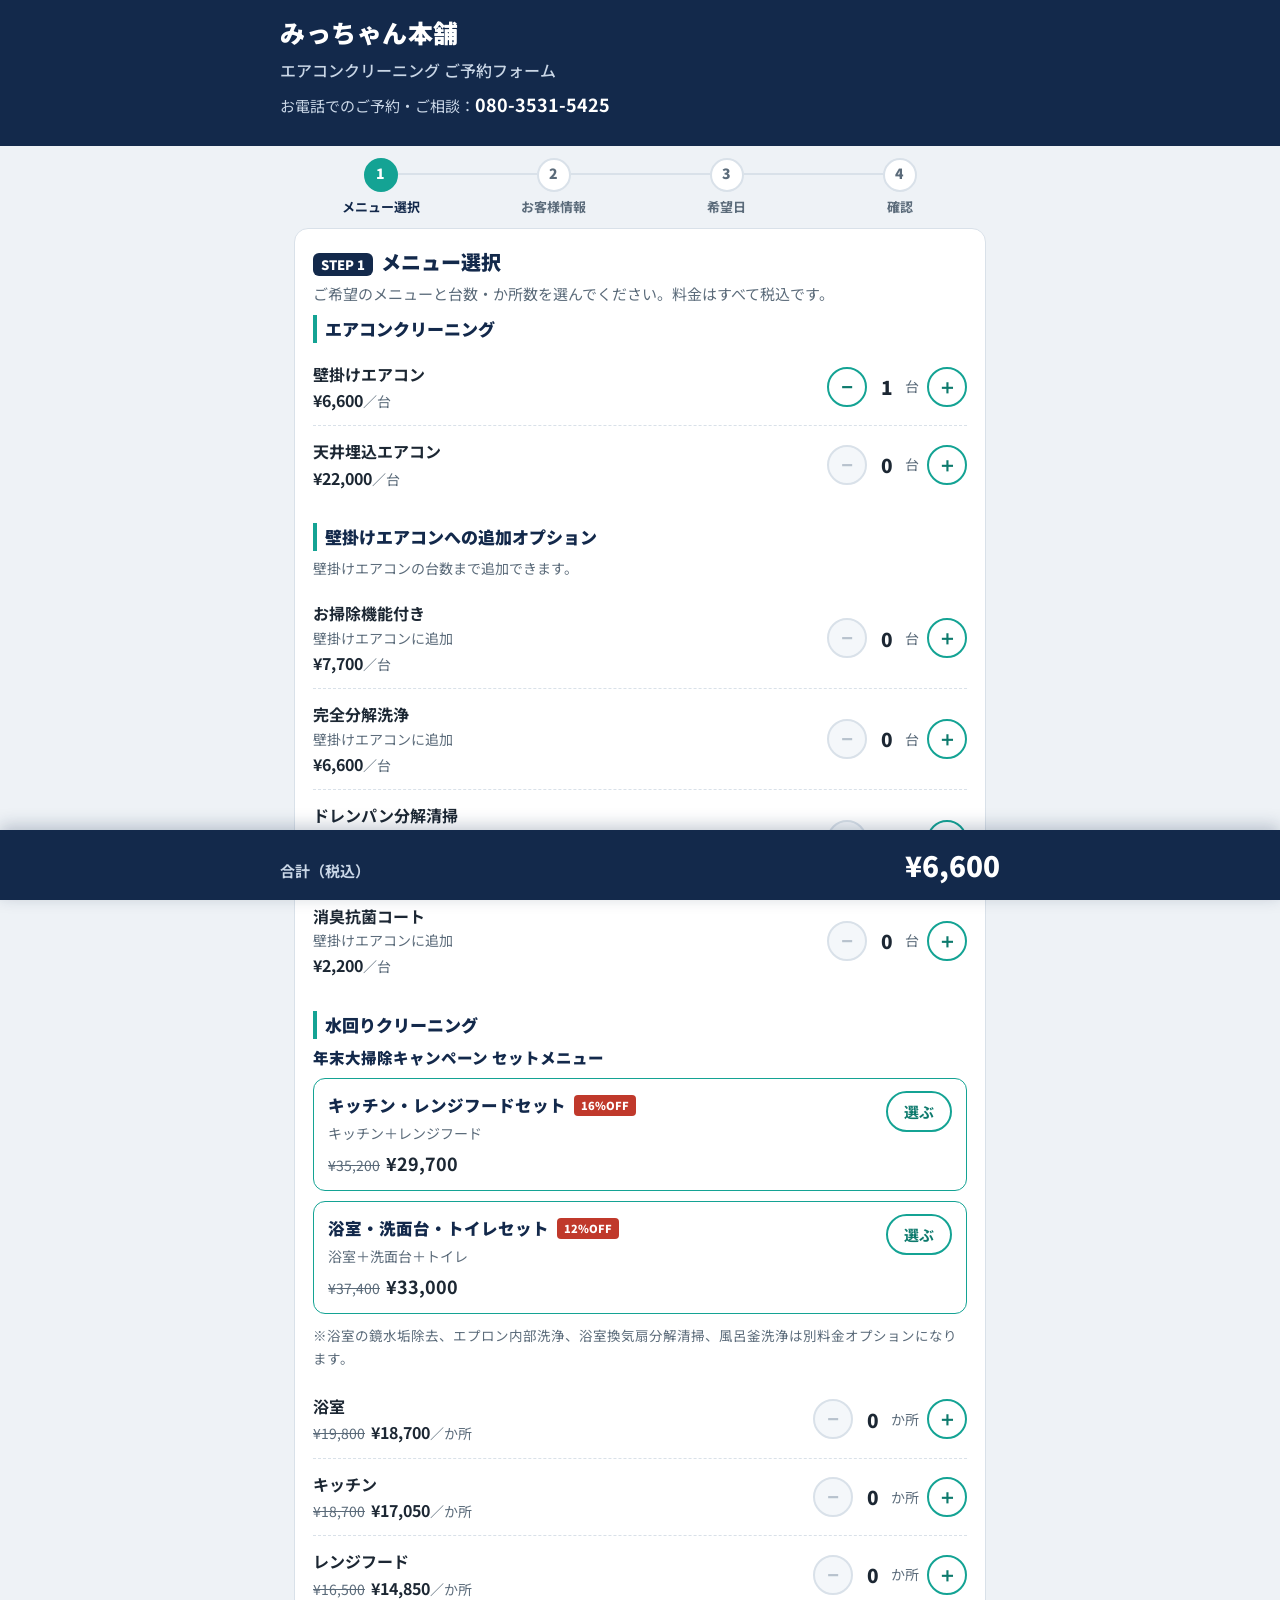
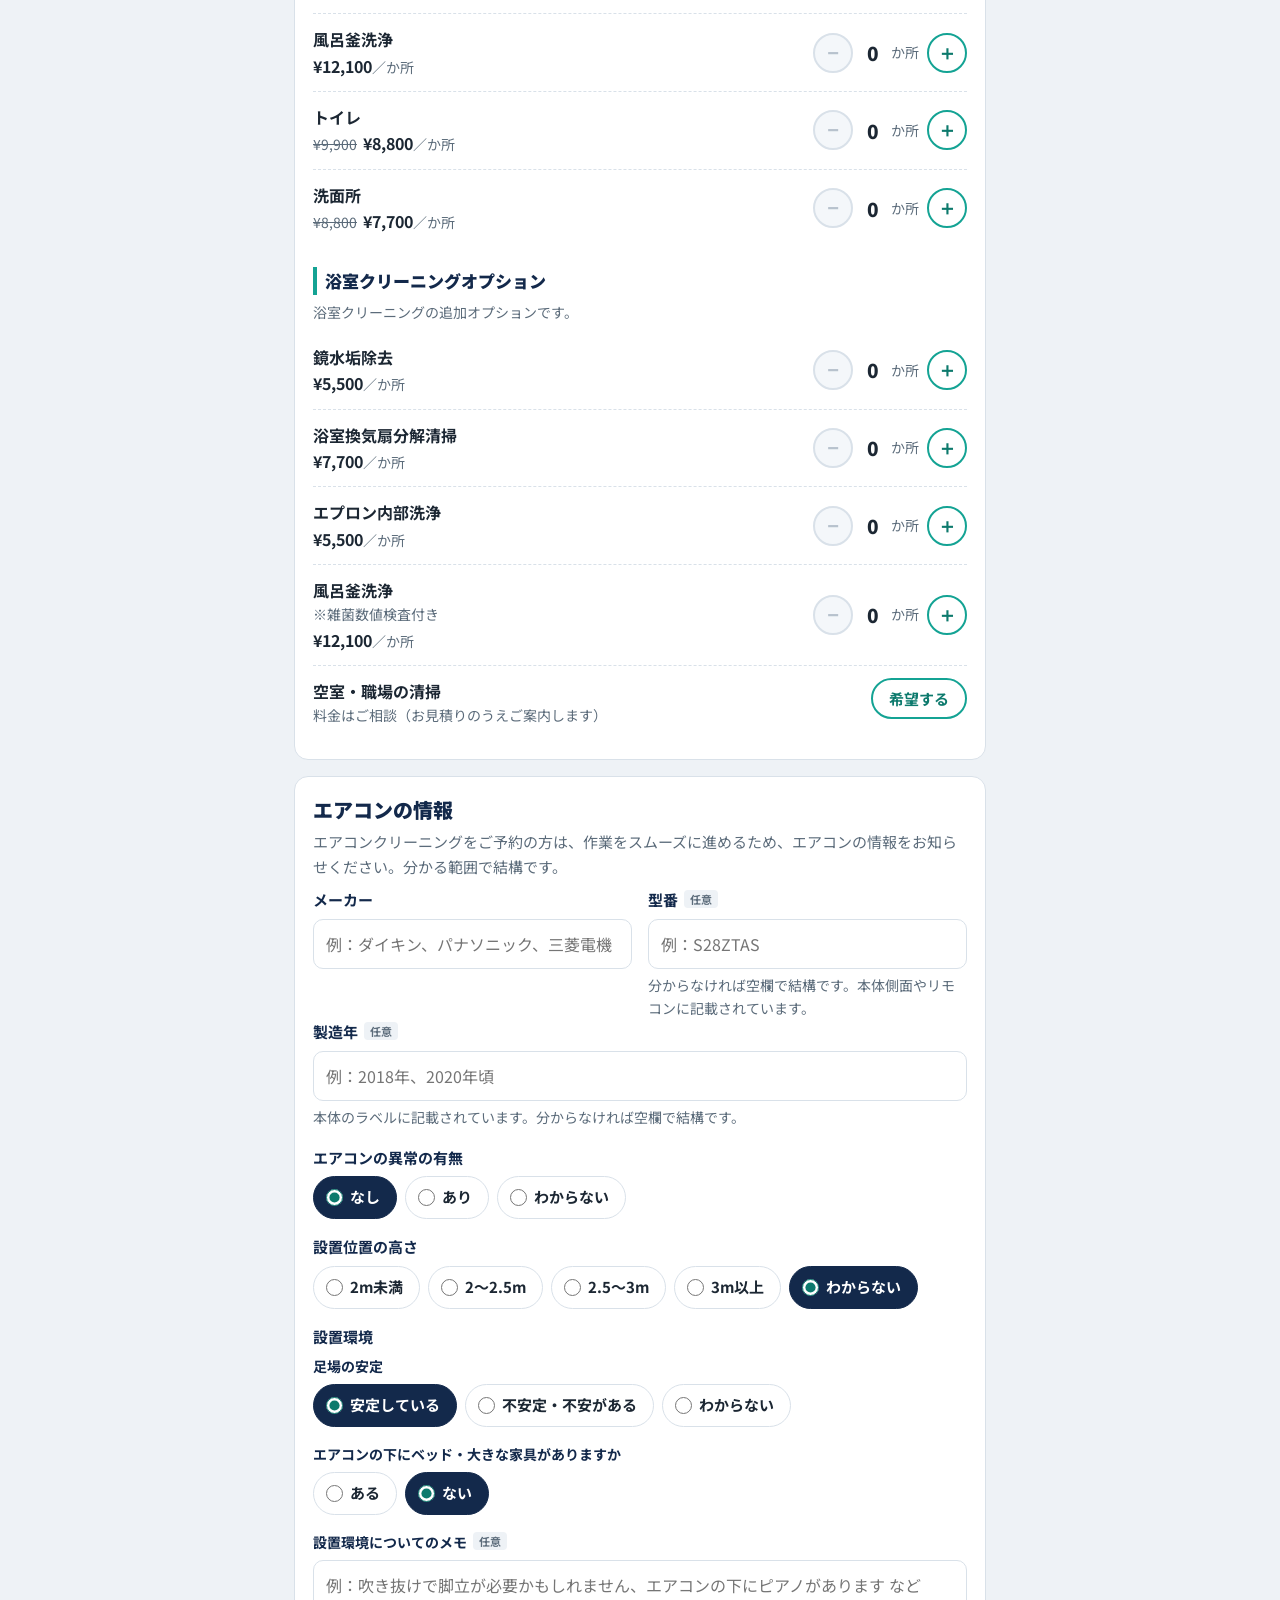
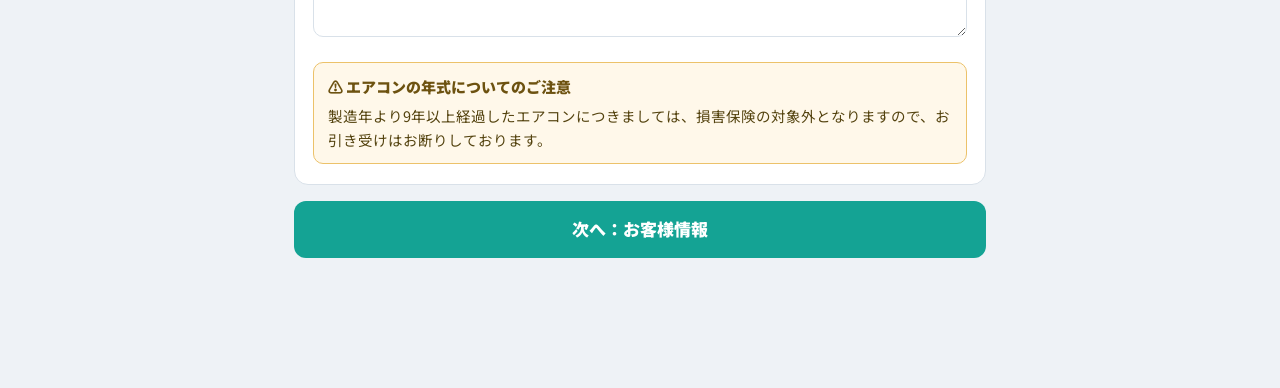
<file: yoyaku.html>
<!doctype html>
<html lang="ja">
  <head>
    <meta charset="utf-8" />
    <meta name="viewport" content="width=device-width, initial-scale=1, viewport-fit=cover" />
    <meta name="color-scheme" content="light" />
    <link rel="icon" href="data:," />
    <title>みっちゃん本舗 ご予約フォーム</title>
    <link rel="preconnect" href="https://fonts.googleapis.com" />
    <link rel="preconnect" href="https://fonts.gstatic.com" crossorigin />
    <link href="https://fonts.googleapis.com/css2?family=Noto+Sans+JP:wght@400;500;700;900&display=swap" rel="stylesheet" />
    <style>
      :root {
        color-scheme: light;
        --navy: #13294b;
        --navy-2: #1d3a66;
        --teal: #14a394;
        --teal-dark: #0d7a6d;
        --teal-soft: #e6f5f2;
        --bg: #eef2f6;
        --card: #ffffff;
        --ink: #1c2733;
        --muted: #5b6b7a;
        --line: #d9e1e9;
        --warn-bg: #fff8ea;
        --warn-line: #ecc26a;
        --warn-ink: #6d5210;
        --err: #c0392b;
        --radius: 14px;
      }
      * { box-sizing: border-box; }
      html { -webkit-text-size-adjust: 100%; }
      body {
        margin: 0;
        background: var(--bg);
        color: var(--ink);
        font-family: "Noto Sans JP", "Hiragino Kaku Gothic ProN", "Yu Gothic", sans-serif;
        line-height: 1.65;
        font-size: 17px;
        overflow-x: hidden;
      }
      a { color: var(--teal-dark); }

      /* ---------- ヘッダー ---------- */
      .site-head {
        background: var(--navy);
        color: #fff;
        padding: 12px 16px;
      }
      .site-head .inner { max-width: 720px; margin: 0 auto; }
      .shop-row { display: flex; align-items: center; gap: 10px; flex-wrap: wrap; }
      .shop-name { font-size: 25px; font-weight: 900; letter-spacing: .02em; }
      .form-title { margin: 4px 0 0; font-size: 16px; color: #c9d6e6; font-weight: 500; }
      .head-tel { margin-top: 6px; font-size: 15px; color: #c9d6e6; }
      .head-tel a { color: #fff; font-weight: 700; font-size: 18px; text-decoration: none; }

      /* ---------- レイアウト ---------- */
      main { max-width: 720px; margin: 0 auto; padding: 10px 14px 130px; }

      /* ---------- ステップ表示 ---------- */
      .steps {
        display: flex;
        gap: 0;
        margin: 2px 0 10px;
        padding: 0;
        list-style: none;
      }
      .steps li {
        flex: 1;
        text-align: center;
        position: relative;
        color: var(--muted);
        font-size: 13px;
        font-weight: 700;
      }
      .steps li::before {
        content: "";
        display: block;
        width: 30px; height: 30px;
        margin: 0 auto 4px;
        border-radius: 50%;
        background: #fff;
        border: 2px solid var(--line);
        color: var(--muted);
        font-size: 14px;
        line-height: 26px;
        font-weight: 900;
        position: relative;
        z-index: 1;
      }
      .steps li[data-n="1"]::before { content: "1"; }
      .steps li[data-n="2"]::before { content: "2"; }
      .steps li[data-n="3"]::before { content: "3"; }
      .steps li[data-n="4"]::before { content: "4"; }
      .steps li::after {
        content: "";
        position: absolute;
        top: 15px; left: calc(-50% + 17px);
        width: calc(100% - 34px);
        height: 2px;
        background: var(--line);
      }
      .steps li:first-child::after { display: none; }
      .steps li.active { color: var(--navy); }
      .steps li.active::before { background: var(--teal); border-color: var(--teal); color: #fff; }
      .steps li.done { color: var(--teal-dark); }
      .steps li.done::before { background: var(--teal-soft); border-color: var(--teal); color: var(--teal-dark); content: "✓"; }

      /* ---------- カード ---------- */
      .card {
        background: var(--card);
        border: 1px solid var(--line);
        border-radius: var(--radius);
        padding: 16px 18px 20px;
        margin-bottom: 16px;
      }
      .card h2 {
        margin: 0 0 4px;
        font-size: 20px;
        font-weight: 900;
        color: var(--navy);
        display: flex;
        align-items: baseline;
        gap: 8px;
        flex-wrap: wrap;
      }
      .card h2 .step-no {
        background: var(--navy);
        color: #fff;
        font-size: 13px;
        border-radius: 6px;
        padding: 1px 8px;
      }
      .card .lead { margin: 0 0 8px; color: var(--muted); font-size: 15px; }
      .group-title {
        margin: 20px 0 6px;
        font-size: 17px;
        font-weight: 900;
        color: var(--navy);
        border-left: 4px solid var(--teal);
        padding-left: 8px;
      }
      .group-title:first-of-type { margin-top: 6px; }
      .group-note { margin: 0 0 8px; font-size: 14px; color: var(--muted); }

      /* ---------- メニュー行 ---------- */
      .menu-row {
        display: flex;
        align-items: center;
        justify-content: space-between;
        gap: 10px;
        padding: 12px 0;
        border-bottom: 1px dashed var(--line);
      }
      .menu-row:last-child { border-bottom: none; }
      /* 左側（名前・価格）は縮めるようにし、価格は折り返し可にする */
      .menu-row > div:first-child { flex: 1 1 auto; min-width: 0; }
      .menu-name { display: block; font-weight: 700; font-size: 16px; overflow-wrap: break-word; }
      .menu-sub { display: block; font-size: 14px; color: var(--muted); font-weight: 400; }
      .menu-price { display: block; font-size: 14px; color: var(--muted); }
      .menu-price strong { color: var(--ink); font-size: 16px; white-space: nowrap; }
      .menu-price s { margin-right: 6px; white-space: nowrap; }
      .confirm-table s { color: var(--muted); margin-right: 6px; }
      .stepper { display: flex; align-items: center; gap: 8px; flex-shrink: 0; }
      .stepper button {
        width: 40px; height: 40px;
        flex-shrink: 0;
        border-radius: 50%;
        border: 2px solid var(--teal);
        background: #fff;
        color: var(--teal-dark);
        font-size: 20px;
        font-weight: 900;
        line-height: 1;
        cursor: pointer;
        display: flex; align-items: center; justify-content: center;
        padding: 0;
      }
      .stepper button:disabled { border-color: var(--line); color: #b7c2cd; cursor: not-allowed; background: #f4f7fa; }
      .stepper .count { min-width: 24px; text-align: center; font-size: 19px; font-weight: 900; }
      .stepper .unit { font-size: 14px; color: var(--muted); margin-left: -2px; white-space: nowrap; }

      .toggle-row { align-items: flex-start; }
      .toggle-btn {
        flex-shrink: 0;
        border: 2px solid var(--teal);
        background: #fff;
        color: var(--teal-dark);
        font-weight: 700;
        font-size: 15px;
        border-radius: 999px;
        padding: 8px 16px;
        cursor: pointer;
        font-family: inherit;
      }
      .toggle-btn[aria-pressed="true"] { background: var(--teal); color: #fff; }

      /* ---------- キャンペーンセット ---------- */
      .set-group-label {
        margin: 4px 0 8px;
        font-size: 15.5px;
        font-weight: 900;
        color: var(--navy);
      }
      .set-card {
        border: 1.5px solid var(--teal);
        border-radius: 12px;
        padding: 12px 14px;
        margin-bottom: 10px;
        background: #fff;
      }
      .set-card.selected { background: var(--teal-soft); }
      .set-head { display: flex; align-items: flex-start; justify-content: space-between; gap: 10px; }
      .set-head > div:first-child { flex: 1 1 auto; min-width: 0; }
      .set-name { font-weight: 900; font-size: 16.5px; color: var(--navy); overflow-wrap: break-word; }
      .off-badge {
        display: inline-block;
        background: var(--err);
        color: #fff;
        font-size: 11px;
        font-weight: 900;
        border-radius: 4px;
        padding: 1px 7px;
        margin-left: 8px;
        vertical-align: 2px;
        white-space: nowrap;
      }
      .set-sub { display: block; font-size: 14px; color: var(--muted); margin-top: 2px; }
      .set-price { display: block; font-size: 14px; color: var(--muted); margin-top: 4px; }
      .set-price s { margin-right: 6px; white-space: nowrap; }
      .set-price strong { color: var(--ink); font-size: 18px; white-space: nowrap; }
      .set-note { margin: 2px 0 12px; font-size: 13.5px; color: var(--muted); }
      .menu-row.locked { opacity: .45; }
      .menu-lock-note { display: none; font-size: 13px; color: var(--err); font-weight: 700; }
      .menu-row.locked .menu-lock-note { display: block; }

      /* ---------- 入力 ---------- */
      .field { margin-bottom: 16px; }
      .field:last-child { margin-bottom: 0; }
      label.f-label, .f-label {
        display: block;
        font-weight: 700;
        font-size: 15px;
        margin-bottom: 6px;
        color: var(--navy);
      }
      .req {
        background: var(--err);
        color: #fff;
        font-size: 11px;
        font-weight: 700;
        border-radius: 4px;
        padding: 1px 6px;
        margin-left: 6px;
        vertical-align: 2px;
      }
      .opt-tag {
        background: #eef2f6;
        color: var(--muted);
        font-size: 11px;
        font-weight: 700;
        border-radius: 4px;
        padding: 1px 6px;
        margin-left: 6px;
        vertical-align: 2px;
      }
      input[type="text"], input[type="tel"], input[type="email"], input[type="date"],
      select, textarea {
        width: 100%;
        font: inherit;
        font-size: 16px;
        padding: 11px 12px;
        border: 1.5px solid var(--line);
        border-radius: 10px;
        background: #fff;
        color: var(--ink);
      }
      input:focus, select:focus, textarea:focus {
        outline: 2px solid var(--teal);
        outline-offset: 0;
        border-color: var(--teal);
      }
      textarea { resize: vertical; min-height: 74px; }
      .hint { font-size: 14px; color: var(--muted); margin: 5px 0 0; }
      .field-error { display: none; color: var(--err); font-size: 14px; font-weight: 700; margin: 6px 0 0; }
      .field.invalid input, .field.invalid select, .field.invalid textarea { border-color: var(--err); }
      .field.invalid .field-error { display: block; }

      /* チップ型ラジオ */
      .chips { display: flex; flex-wrap: wrap; gap: 8px; }
      .chip {
        display: inline-flex;
        align-items: center;
        gap: 7px;
        border: 1.5px solid var(--line);
        border-radius: 999px;
        padding: 8px 16px 8px 12px;
        font-size: 15px;
        font-weight: 700;
        cursor: pointer;
        background: #fff;
        color: var(--ink);
        user-select: none;
      }
      .chip input {
        width: 17px; height: 17px;
        margin: 0;
        flex-shrink: 0;
        accent-color: var(--teal-dark);
        cursor: pointer;
      }
      .chip:has(input:checked) { background: var(--navy); border-color: var(--navy); color: #fff; }
      .chip:has(input:focus-visible) { outline: 2px solid var(--teal); outline-offset: 2px; }
      .sub-field { margin-top: 12px; }

      /* 注意書き */
      .age-note {
        background: var(--warn-bg);
        border: 1.5px solid var(--warn-line);
        border-radius: 10px;
        padding: 12px 14px;
        margin-top: 18px;
      }
      .age-note .age-title {
        font-weight: 900;
        color: var(--warn-ink);
        font-size: 15px;
        margin: 0 0 4px;
        display: flex; align-items: center; gap: 6px;
      }
      .age-note p { margin: 0; font-size: 14.5px; color: #54430f; }

      /* ---------- ナビボタン ---------- */
      .nav-row { display: flex; gap: 10px; margin-top: 4px; }
      .btn {
        flex: 1;
        font: inherit;
        font-weight: 900;
        font-size: 17px;
        border-radius: 12px;
        padding: 14px 10px;
        cursor: pointer;
        border: none;
        text-align: center;
      }
      .btn-next { background: var(--teal); color: #fff; }
      .btn-next:active { background: var(--teal-dark); }
      .btn-back { background: #fff; color: var(--navy); border: 1.5px solid var(--line); flex: 0 0 110px; }
      .step-error {
        display: none;
        background: #fdecea;
        border: 1.5px solid #f0b7b0;
        color: var(--err);
        border-radius: 10px;
        padding: 10px 14px;
        font-size: 15px;
        font-weight: 700;
        margin-bottom: 14px;
      }
      .step-error.show { display: block; }

      /* ---------- 合計バー ---------- */
      .total-bar {
        position: fixed;
        left: 0; right: 0; bottom: 0;
        background: var(--navy);
        color: #fff;
        padding: 12px 16px calc(12px + env(safe-area-inset-bottom));
        z-index: 20;
        box-shadow: 0 -4px 16px rgba(19, 41, 75, .25);
      }
      .total-bar .inner {
        max-width: 720px;
        margin: 0 auto;
        display: flex;
        align-items: baseline;
        justify-content: space-between;
        gap: 12px;
      }
      .total-label { font-size: 15px; font-weight: 700; color: #c9d6e6; }
      .total-label small { display: block; font-size: 12px; font-weight: 500; }
      .total-amount { font-size: 28px; font-weight: 900; white-space: nowrap; }
      .total-amount .yen-note { font-size: 13px; font-weight: 500; color: #c9d6e6; }

      /* ---------- 確認画面 ---------- */
      .confirm-section { margin-bottom: 18px; }
      .confirm-section:last-child { margin-bottom: 0; }
      .confirm-section h3 {
        margin: 0 0 8px;
        font-size: 16px;
        font-weight: 900;
        color: var(--navy);
        border-left: 4px solid var(--teal);
        padding-left: 8px;
      }
      table.confirm-table { width: 100%; border-collapse: collapse; font-size: 15.5px; }
      table.confirm-table th, table.confirm-table td {
        text-align: left;
        padding: 7px 4px;
        border-bottom: 1px solid var(--line);
        vertical-align: top;
        overflow-wrap: break-word;
      }
      table.confirm-table th { width: 38%; color: var(--muted); font-weight: 700; }
      table.confirm-table td { font-weight: 500; }
      .confirm-total-row td { font-weight: 900; font-size: 17px; color: var(--navy); border-bottom: none; }
      .empty-val { color: var(--muted); }

      .btn-submit {
        width: 100%;
        font: inherit;
        font-weight: 900;
        font-size: 18px;
        border-radius: 12px;
        padding: 16px 10px;
        border: none;
        background: var(--teal);
        color: #fff;
        cursor: pointer;
      }
      .btn-submit:active { background: var(--teal-dark); }
      .btn-submit:disabled { background: #9db3c6; cursor: not-allowed; }
      .submit-note { font-size: 14px; color: var(--muted); margin: 10px 0 0; text-align: center; line-height: 1.6; }
      .submit-error {
        display: none;
        background: #fdecea;
        border: 1.5px solid #f0b7b0;
        color: var(--err);
        border-radius: 10px;
        padding: 12px 14px;
        font-size: 15px;
        font-weight: 700;
        margin-top: 12px;
        line-height: 1.6;
      }
      .submit-error.show { display: block; }
      .done-icon {
        width: 64px; height: 64px;
        border-radius: 50%;
        background: var(--teal);
        color: #fff;
        font-size: 34px;
        font-weight: 900;
        display: flex; align-items: center; justify-content: center;
        margin: 6px auto 14px;
      }
      .done-title { text-align: center; font-size: 22px; font-weight: 900; color: var(--navy); margin: 0 0 8px; }
      .done-lead { text-align: center; color: var(--muted); font-size: 15.5px; margin: 0 0 6px; line-height: 1.7; }
      .receipt-box {
        background: var(--teal-soft);
        border: 1px solid var(--line);
        border-radius: 10px;
        padding: 14px 16px;
        text-align: center;
        margin: 16px 0;
      }
      .receipt-box .r-label { font-size: 14px; color: var(--muted); font-weight: 700; }
      .receipt-box .r-value { font-size: 25px; font-weight: 900; color: var(--navy); letter-spacing: .03em; }

      .panel { display: none; }
      .panel.active { display: block; }

      @media (min-width: 640px) {
        .two-col { display: grid; grid-template-columns: 1fr 1fr; gap: 0 16px; }
      }

      /* 狭いスマホでは余白とステッパーを詰めて、行が枠内に収まるようにする */
      @media (max-width: 480px) {
        main { padding: 10px 10px 130px; }
        .card { padding: 14px 13px 18px; }
        .menu-row { gap: 6px; }
        .stepper { gap: 6px; }
        .stepper button { width: 36px; height: 36px; font-size: 18px; }
        .stepper .count { min-width: 20px; font-size: 18px; }
        .set-card { padding: 11px 12px; }
        .toggle-btn { padding: 7px 13px; }
        .total-bar { padding-left: 12px; padding-right: 12px; }
        .total-amount { font-size: 25px; }
      }
    </style>
  </head>
  <body>
    <header class="site-head">
      <div class="inner">
        <div class="shop-row">
          <span class="shop-name">みっちゃん本舗</span>
        </div>
        <p class="form-title">エアコンクリーニング ご予約フォーム</p>
        <p class="head-tel">お電話でのご予約・ご相談：<a href="tel:08035315425">080-3531-5425</a></p>
      </div>
    </header>

    <main>
      <ol class="steps" id="stepsBar">
        <li data-n="1" class="active">メニュー選択</li>
        <li data-n="2">お客様情報</li>
        <li data-n="3">希望日</li>
        <li data-n="4">確認</li>
      </ol>

      <!-- ============ ステップ1：メニュー選択 ============ -->
      <section class="panel active" id="panel1">
        <div class="card">
          <h2><span class="step-no">STEP 1</span>メニュー選択</h2>
          <p class="lead">ご希望のメニューと台数・か所数を選んでください。料金はすべて税込です。</p>
          <div class="step-error" id="err1">メニューを1つ以上選んでください。</div>

          <h3 class="group-title">エアコンクリーニング</h3>
          <div id="acMenu"></div>

          <h3 class="group-title">壁掛けエアコンへの追加オプション</h3>
          <p class="group-note">壁掛けエアコンの台数まで追加できます。</p>
          <div id="addonMenu"></div>

          <h3 class="group-title">水回りクリーニング</h3>
          <p class="set-group-label">年末大掃除キャンペーン セットメニュー</p>
          <div id="setMenu"></div>
          <p class="set-note">※浴室の鏡水垢除去、エプロン内部洗浄、浴室換気扇分解清掃、風呂釜洗浄は別料金オプションになります。</p>
          <div id="waterMenu"></div>

          <h3 class="group-title">浴室クリーニングオプション</h3>
          <p class="group-note">浴室クリーニングの追加オプションです。</p>
          <div id="bathOptMenu"></div>
        </div>

        <div class="card">
          <h2>エアコンの情報</h2>
          <p class="lead">エアコンクリーニングをご予約の方は、作業をスムーズに進めるため、エアコンの情報をお知らせください。分かる範囲で結構です。</p>

          <div class="two-col">
            <div class="field">
              <label class="f-label" for="acMaker">メーカー</label>
              <input type="text" id="acMaker" placeholder="例：ダイキン、パナソニック、三菱電機" autocomplete="off" />
            </div>
            <div class="field">
              <label class="f-label" for="acModel">型番<span class="opt-tag">任意</span></label>
              <input type="text" id="acModel" placeholder="例：S28ZTAS" autocomplete="off" />
              <p class="hint">分からなければ空欄で結構です。本体側面やリモコンに記載されています。</p>
            </div>
          </div>

          <div class="field">
            <label class="f-label" for="acYear">製造年<span class="opt-tag">任意</span></label>
            <input type="text" id="acYear" placeholder="例：2018年、2020年頃" autocomplete="off" inputmode="numeric" />
            <p class="hint">本体のラベルに記載されています。分からなければ空欄で結構です。</p>
          </div>

          <div class="field">
            <span class="f-label">エアコンの異常の有無</span>
            <div class="chips" role="radiogroup" aria-label="エアコンの異常の有無">
              <label class="chip"><input type="radio" name="acTrouble" value="なし" checked />なし</label>
              <label class="chip"><input type="radio" name="acTrouble" value="あり" />あり</label>
              <label class="chip"><input type="radio" name="acTrouble" value="わからない" />わからない</label>
            </div>
            <div class="sub-field" id="troubleDetailWrap" hidden>
              <label class="f-label" for="acTroubleDetail">異常の内容</label>
              <textarea id="acTroubleDetail" placeholder="例：異音がする、水漏れがある、冷えない、エラー表示が出ている など"></textarea>
            </div>
          </div>

          <div class="field">
            <span class="f-label">設置位置の高さ</span>
            <div class="chips" role="radiogroup" aria-label="設置位置の高さ">
              <label class="chip"><input type="radio" name="acHeight" value="2m未満" />2m未満</label>
              <label class="chip"><input type="radio" name="acHeight" value="2〜2.5m" />2〜2.5m</label>
              <label class="chip"><input type="radio" name="acHeight" value="2.5〜3m" />2.5〜3m</label>
              <label class="chip"><input type="radio" name="acHeight" value="3m以上" />3m以上</label>
              <label class="chip"><input type="radio" name="acHeight" value="わからない" checked />わからない</label>
            </div>
          </div>

          <div class="field">
            <span class="f-label">設置環境</span>
            <div class="field">
              <span class="f-label" style="font-size:14px;">足場の安定</span>
              <div class="chips" role="radiogroup" aria-label="足場の安定">
                <label class="chip"><input type="radio" name="envScaffold" value="安定している" checked />安定している</label>
                <label class="chip"><input type="radio" name="envScaffold" value="不安定・不安がある" />不安定・不安がある</label>
                <label class="chip"><input type="radio" name="envScaffold" value="わからない" />わからない</label>
              </div>
            </div>
            <div class="field">
              <span class="f-label" style="font-size:14px;">エアコンの下にベッド・大きな家具がありますか</span>
              <div class="chips" role="radiogroup" aria-label="下の家具の有無">
                <label class="chip"><input type="radio" name="envFurniture" value="ある" />ある</label>
                <label class="chip"><input type="radio" name="envFurniture" value="ない" checked />ない</label>
              </div>
            </div>
            <div class="field" id="furnitureMoveWrap" hidden>
              <span class="f-label" style="font-size:14px;">その家具は移動できますか</span>
              <div class="chips" role="radiogroup" aria-label="家具の移動可否">
                <label class="chip"><input type="radio" name="envMove" value="移動できる" />移動できる</label>
                <label class="chip"><input type="radio" name="envMove" value="移動できない" />移動できない</label>
                <label class="chip"><input type="radio" name="envMove" value="わからない" />わからない</label>
              </div>
            </div>
            <div class="field" style="margin-bottom:0;">
              <label class="f-label" for="envMemo" style="font-size:14px;">設置環境についてのメモ<span class="opt-tag">任意</span></label>
              <textarea id="envMemo" placeholder="例：吹き抜けで脚立が必要かもしれません、エアコンの下にピアノがあります など"></textarea>
            </div>
          </div>

          <div class="age-note">
            <p class="age-title">⚠ エアコンの年式についてのご注意</p>
            <p>製造年より9年以上経過したエアコンにつきましては、損害保険の対象外となりますので、お引き受けはお断りしております。</p>
          </div>
        </div>

        <div class="nav-row">
          <button type="button" class="btn btn-next" data-goto="2">次へ：お客様情報</button>
        </div>
      </section>

      <!-- ============ ステップ2：お客様情報 ============ -->
      <section class="panel" id="panel2">
        <div class="card">
          <h2><span class="step-no">STEP 2</span>お客様情報</h2>
          <p class="lead">ご連絡と訪問に必要な情報を入力してください。</p>

          <div class="field" data-validate="name">
            <label class="f-label" for="custName">お名前<span class="req">必須</span></label>
            <input type="text" id="custName" placeholder="例：宮崎 太郎" autocomplete="name" />
            <p class="field-error">お名前を入力してください。</p>
          </div>
          <div class="field">
            <label class="f-label" for="custKana">フリガナ<span class="opt-tag">任意</span></label>
            <input type="text" id="custKana" placeholder="例：ミヤザキ タロウ" autocomplete="off" />
          </div>
          <div class="field" data-validate="tel">
            <label class="f-label" for="custTel">電話番号<span class="req">必須</span></label>
            <input type="tel" id="custTel" placeholder="例：090-0000-0000" autocomplete="tel" inputmode="tel" />
            <p class="hint">日程のご連絡に使います。当日つながる番号をお願いします。</p>
            <p class="field-error">電話番号を入力してください。</p>
          </div>
          <div class="field">
            <label class="f-label" for="custEmail">メールアドレス<span class="opt-tag">任意</span></label>
            <input type="email" id="custEmail" placeholder="例：example@mail.com" autocomplete="email" inputmode="email" />
          </div>
          <div class="two-col">
            <div class="field">
              <label class="f-label" for="custZip">郵便番号<span class="opt-tag">任意</span></label>
              <input type="text" id="custZip" placeholder="例：880-0000" autocomplete="postal-code" inputmode="numeric" />
            </div>
            <div class="field" data-validate="city">
              <label class="f-label" for="custCity">市町村<span class="req">必須</span></label>
              <input type="text" id="custCity" placeholder="例：宮崎市" autocomplete="address-level2" />
              <p class="field-error">市町村を入力してください。</p>
            </div>
          </div>
          <div class="field" data-validate="address">
            <label class="f-label" for="custAddress">ご住所（訪問先）<span class="req">必須</span></label>
            <input type="text" id="custAddress" placeholder="例：〇〇町1-2-3 ○○マンション101" autocomplete="street-address" />
            <p class="field-error">ご住所を入力してください。</p>
          </div>
          <div class="field">
            <span class="f-label">住居タイプ</span>
            <div class="chips" role="radiogroup" aria-label="住居タイプ">
              <label class="chip"><input type="radio" name="custHousing" value="一戸建て" checked />一戸建て</label>
              <label class="chip"><input type="radio" name="custHousing" value="マンション" />マンション</label>
              <label class="chip"><input type="radio" name="custHousing" value="アパート" />アパート</label>
              <label class="chip"><input type="radio" name="custHousing" value="店舗・事務所" />店舗・事務所</label>
              <label class="chip"><input type="radio" name="custHousing" value="その他" />その他</label>
            </div>
          </div>
          <div class="field">
            <span class="f-label">駐車場の有無</span>
            <div class="chips" role="radiogroup" aria-label="駐車場の有無">
              <label class="chip"><input type="radio" name="custParking" value="あり" checked />あり</label>
              <label class="chip"><input type="radio" name="custParking" value="なし" />なし</label>
              <label class="chip"><input type="radio" name="custParking" value="近隣にコインパーキングあり" />近隣にコインパーキングあり</label>
            </div>
          </div>
          <div class="field">
            <label class="f-label" for="custMemo">ご要望・備考<span class="opt-tag">任意</span></label>
            <textarea id="custMemo" placeholder="ペットについてなど、伝えておきたいことがあればご記入ください"></textarea>
          </div>
        </div>

        <div class="nav-row">
          <button type="button" class="btn btn-back" data-goto="1">戻る</button>
          <button type="button" class="btn btn-next" data-goto="3">次へ：希望日</button>
        </div>
      </section>

      <!-- ============ ステップ3：希望日 ============ -->
      <section class="panel" id="panel3">
        <div class="card">
          <h2><span class="step-no">STEP 3</span>ご希望日</h2>
          <p class="lead">訪問のご希望日を選んでください。第1希望は必須です。送信のあと、お店から日程確定のご連絡をします。</p>

          <div class="field" data-validate="date1">
            <label class="f-label" for="date1">第1希望日<span class="req">必須</span></label>
            <input type="date" id="date1" />
            <p class="field-error">第1希望日を選んでください。</p>
          </div>
          <div class="field">
            <label class="f-label" for="time1">第1希望の時間帯</label>
            <select id="time1">
              <option value="午前（8:00〜12:00）">午前（8:00〜12:00）</option>
              <option value="午後（13:00〜17:00）">午後（13:00〜17:00）</option>
              <option value="いつでも可">いつでも可</option>
            </select>
          </div>
          <div class="field">
            <label class="f-label" for="date2">第2希望日<span class="opt-tag">任意</span></label>
            <input type="date" id="date2" />
          </div>
          <div class="field">
            <label class="f-label" for="time2">第2希望の時間帯</label>
            <select id="time2">
              <option value="午前（8:00〜12:00）">午前（8:00〜12:00）</option>
              <option value="午後（13:00〜17:00）">午後（13:00〜17:00）</option>
              <option value="いつでも可">いつでも可</option>
            </select>
          </div>
          <div class="field">
            <label class="f-label" for="date3">第3希望日<span class="opt-tag">任意</span></label>
            <input type="date" id="date3" />
          </div>
          <div class="field">
            <label class="f-label" for="time3">第3希望の時間帯</label>
            <select id="time3">
              <option value="午前（8:00〜12:00）">午前（8:00〜12:00）</option>
              <option value="午後（13:00〜17:00）">午後（13:00〜17:00）</option>
              <option value="いつでも可">いつでも可</option>
            </select>
          </div>
        </div>

        <div class="nav-row">
          <button type="button" class="btn btn-back" data-goto="2">戻る</button>
          <button type="button" class="btn btn-next" data-goto="4">次へ：確認</button>
        </div>
      </section>

      <!-- ============ ステップ4：確認 ============ -->
      <section class="panel" id="panel4">
        <div class="card">
          <h2><span class="step-no">STEP 4</span>入力内容の確認</h2>
          <p class="lead">内容をご確認ください。修正する場合は「戻る」から前の画面に戻れます。</p>
          <div id="confirmBody"></div>
        </div>

        <div class="card">
          <button type="button" class="btn-submit" id="submitBtn">この内容で送信する</button>
          <p class="submit-note">送信すると、ご予約の受付が完了します。<br />日程の確定は、お店からのご連絡をもって完了となります。</p>
          <div class="submit-error" id="submitError" role="alert"></div>
        </div>

        <div class="nav-row">
          <button type="button" class="btn btn-back" data-goto="3">戻る</button>
        </div>
      </section>

      <!-- ============ 完了画面 ============ -->
      <section class="panel" id="panel5">
        <div class="card">
          <div class="done-icon" aria-hidden="true">✓</div>
          <p class="done-title">ご予約を受け付けました</p>
          <p class="done-lead">ありがとうございます。内容を確認のうえ、<br />お電話またはメールで日程のご連絡をいたします。</p>
          <div class="receipt-box" id="receiptBox" hidden>
            <div class="r-label">受付番号</div>
            <div class="r-value" id="receiptId"></div>
          </div>
          <p class="done-lead">お急ぎの場合は、お電話でもご相談いただけます。<br /><a href="tel:08035315425" style="font-weight:900;font-size:17px;">080-3531-5425</a></p>
        </div>
      </section>
    </main>

    <div class="total-bar" aria-live="polite">
      <div class="inner">
        <div class="total-label">合計（税込）<small id="totalNote"></small></div>
        <div class="total-amount"><span id="totalAmount">¥0</span> <span class="yen-note"></span></div>
      </div>
    </div>

    <script>
      "use strict";

      /* ---------- メニュー定義 ---------- */
      var ITEMS = [
        { id: "wall",    group: "ac",    name: "壁掛けエアコン",       price: 6600,  unit: "台", sub: "" },
        { id: "ceiling", group: "ac",    name: "天井埋込エアコン",     price: 22000, unit: "台", sub: "" },
        { id: "cleanFn", group: "addon", name: "お掃除機能付き",       price: 7700,  unit: "台", sub: "壁掛けエアコンに追加" },
        { id: "full",    group: "addon", name: "完全分解洗浄",         price: 6600,  unit: "台", sub: "壁掛けエアコンに追加" },
        { id: "drain",   group: "addon", name: "ドレンパン分解清掃",   price: 3300,  unit: "台", sub: "壁掛けエアコンに追加" },
        { id: "coat",    group: "addon", name: "消臭抗菌コート",       price: 2200,  unit: "台", sub: "壁掛けエアコンに追加" },
        { id: "bath",    group: "water", name: "浴室",                 price: 18700, normal: 19800, unit: "か所", sub: "" },
        { id: "kitchen", group: "water", name: "キッチン",             price: 17050, normal: 18700, unit: "か所", sub: "" },
        { id: "hood",    group: "water", name: "レンジフード",         price: 14850, normal: 16500, unit: "か所", sub: "" },
        { id: "boiler",  group: "water", name: "風呂釜洗浄",           price: 12100, unit: "か所", sub: "" },
        { id: "toilet",  group: "water", name: "トイレ",               price: 8800,  normal: 9900,  unit: "か所", sub: "" },
        { id: "wash",    group: "water", name: "洗面所",               price: 7700,  normal: 8800,  unit: "か所", sub: "" },
        { id: "mirror",  group: "bathopt", name: "鏡水垢除去",           price: 5500,  unit: "か所", sub: "" },
        { id: "bathFan", group: "bathopt", name: "浴室換気扇分解清掃",   price: 7700,  unit: "か所", sub: "" },
        { id: "apron",   group: "bathopt", name: "エプロン内部洗浄",     price: 5500,  unit: "か所", sub: "" },
        { id: "boilerOpt", group: "bathopt", name: "風呂釜洗浄",         price: 12100, unit: "か所", sub: "※雑菌数値検査付き" }
      ];
      var counts = {};
      ITEMS.forEach(function (it) { counts[it.id] = 0; });
      counts.wall = 1;
      var vacantSelected = false;

      /* ---------- キャンペーンセット定義 ---------- */
      var SETS = [
        { id: "setKitchen", name: "キッチン・レンジフードセット", price: 29700, normal: 35200, off: "16%OFF", sub: "キッチン＋レンジフード", components: ["kitchen", "hood"] },
        { id: "setBath", name: "浴室・洗面台・トイレセット", price: 33000, normal: 37400, off: "12%OFF", sub: "浴室＋洗面台＋トイレ", components: ["bath", "wash", "toilet"] }
      ];
      var setSelected = { setKitchen: false, setBath: false };
      function setById(id) {
        for (var i = 0; i < SETS.length; i++) if (SETS[i].id === id) return SETS[i];
        return null;
      }
      /* セット選択中は構成単品がロックされる */
      function lockedIds() {
        var locked = {};
        SETS.forEach(function (st) {
          if (setSelected[st.id]) st.components.forEach(function (c) { locked[c] = true; });
        });
        return locked;
      }
      function setTotal() {
        var t = 0;
        SETS.forEach(function (st) { if (setSelected[st.id]) t += st.price; });
        return t;
      }
      function anySetSelected() {
        return SETS.some(function (st) { return setSelected[st.id]; });
      }

      function yen(n) { return "¥" + n.toLocaleString("ja-JP"); }
      function itemById(id) {
        for (var i = 0; i < ITEMS.length; i++) if (ITEMS[i].id === id) return ITEMS[i];
        return null;
      }
      function capFor(it) {
        if (it.group === "addon") return counts.wall;
        return 20;
      }

      /* ---------- メニュー描画 ---------- */
      function buildMenu(containerId, group) {
        var box = document.getElementById(containerId);
        ITEMS.filter(function (it) { return it.group === group; }).forEach(function (it) {
          var row = document.createElement("div");
          row.className = "menu-row";
          row.innerHTML =
            '<div><span class="menu-name"></span>' +
            (it.sub ? '<span class="menu-sub"></span>' : "") +
            '<span class="menu-price">' + (it.normal ? "<s>" + yen(it.normal) + "</s>" : "") + "<strong></strong>／" + it.unit + "</span>" +
            '<span class="menu-lock-note">セットに含まれるため選択できません</span></div>' +
            '<div class="stepper">' +
            '<button type="button" data-act="minus" aria-label="減らす">−</button>' +
            '<span class="count">0</span><span class="unit">' + it.unit + "</span>" +
            '<button type="button" data-act="plus" aria-label="増やす">＋</button>' +
            "</div>";
          row.querySelector(".menu-name").textContent = it.name;
          if (it.sub) row.querySelector(".menu-sub").textContent = it.sub;
          row.querySelector(".menu-price strong").textContent = yen(it.price);
          row.querySelector('[data-act="minus"]').addEventListener("click", function () { changeCount(it.id, -1); });
          row.querySelector('[data-act="plus"]').addEventListener("click", function () { changeCount(it.id, 1); });
          row.setAttribute("data-row", it.id);
          box.appendChild(row);
        });
      }
      buildMenu("acMenu", "ac");
      buildMenu("addonMenu", "addon");
      buildMenu("waterMenu", "water");
      buildMenu("bathOptMenu", "bathopt");

      /* キャンペーンセットのカード描画 */
      (function () {
        var box = document.getElementById("setMenu");
        SETS.forEach(function (st) {
          var card = document.createElement("div");
          card.className = "set-card";
          card.setAttribute("data-set", st.id);
          card.innerHTML =
            '<div class="set-head"><div>' +
            '<span class="set-name"></span><span class="off-badge"></span>' +
            '<span class="set-sub"></span>' +
            '<span class="set-price"><s>' + yen(st.normal) + "</s><strong>" + yen(st.price) + "</strong></span>" +
            "</div></div>";
          card.querySelector(".set-name").textContent = st.name;
          card.querySelector(".off-badge").textContent = st.off;
          card.querySelector(".set-sub").textContent = st.sub;
          var btn = document.createElement("button");
          btn.type = "button";
          btn.className = "toggle-btn";
          btn.setAttribute("data-set-btn", st.id);
          btn.setAttribute("aria-pressed", "false");
          btn.textContent = "選ぶ";
          btn.addEventListener("click", function () { toggleSet(st.id); });
          card.querySelector(".set-head").appendChild(btn);
          box.appendChild(card);
        });
      })();

      function toggleSet(id) {
        setSelected[id] = !setSelected[id];
        if (setSelected[id]) {
          /* 二重計上防止：構成単品を選択解除する */
          setById(id).components.forEach(function (c) { counts[c] = 0; });
        }
        renderTotals();
      }

      /* 空室・職場の清掃（料金相談）行 */
      (function () {
        var row = document.createElement("div");
        row.className = "menu-row toggle-row";
        row.innerHTML =
          '<div><span class="menu-name">空室・職場の清掃</span>' +
          '<span class="menu-sub">料金はご相談（お見積りのうえご案内します）</span></div>';
        var btn = document.createElement("button");
        btn.type = "button";
        btn.className = "toggle-btn";
        btn.setAttribute("aria-pressed", "false");
        btn.textContent = "希望する";
        btn.addEventListener("click", function () {
          vacantSelected = !vacantSelected;
          btn.setAttribute("aria-pressed", vacantSelected ? "true" : "false");
          btn.textContent = vacantSelected ? "希望する ✓" : "希望する";
          renderTotals();
        });
        row.appendChild(btn);
        document.getElementById("bathOptMenu").appendChild(row);
      })();

      function changeCount(id, delta) {
        if (lockedIds()[id]) return;
        var it = itemById(id);
        var next = counts[id] + delta;
        if (next < 0) next = 0;
        var cap = capFor(it);
        if (next > cap) next = cap;
        counts[id] = next;
        /* 壁掛け台数が減ったら、追加オプションを上限に合わせる */
        if (id === "wall") {
          ITEMS.forEach(function (o) {
            if (o.group === "addon" && counts[o.id] > counts.wall) counts[o.id] = counts.wall;
          });
        }
        renderTotals();
      }

      function calcTotal() {
        var t = 0;
        ITEMS.forEach(function (it) { t += it.price * counts[it.id]; });
        return t + setTotal();
      }
      function hasSelection() {
        var any = ITEMS.some(function (it) { return counts[it.id] > 0; });
        return any || vacantSelected || anySetSelected();
      }

      function renderTotals() {
        var locked = lockedIds();
        ITEMS.forEach(function (it) {
          var row = document.querySelector('[data-row="' + it.id + '"]');
          if (!row) return;
          row.querySelector(".count").textContent = counts[it.id];
          row.classList.toggle("locked", !!locked[it.id]);
          row.querySelector('[data-act="minus"]').disabled = counts[it.id] <= 0 || !!locked[it.id];
          row.querySelector('[data-act="plus"]').disabled = counts[it.id] >= capFor(it) || !!locked[it.id];
        });
        SETS.forEach(function (st) {
          var card = document.querySelector('[data-set="' + st.id + '"]');
          if (!card) return;
          card.classList.toggle("selected", setSelected[st.id]);
          var btn = card.querySelector("[data-set-btn]");
          btn.setAttribute("aria-pressed", setSelected[st.id] ? "true" : "false");
          btn.textContent = setSelected[st.id] ? "選択中 ✓" : "選ぶ";
        });
        document.getElementById("totalAmount").textContent = yen(calcTotal());
        document.getElementById("totalNote").textContent = vacantSelected ? "＋ 空室・職場の清掃（料金相談）" : "";
      }
      renderTotals();

      /* ---------- エアコン情報の連動表示 ---------- */
      function radioVal(name) {
        var el = document.querySelector('input[name="' + name + '"]:checked');
        return el ? el.value : "";
      }
      document.querySelectorAll('input[name="acTrouble"]').forEach(function (r) {
        r.addEventListener("change", function () {
          document.getElementById("troubleDetailWrap").hidden = radioVal("acTrouble") !== "あり";
        });
      });
      document.querySelectorAll('input[name="envFurniture"]').forEach(function (r) {
        r.addEventListener("change", function () {
          document.getElementById("furnitureMoveWrap").hidden = radioVal("envFurniture") !== "ある";
        });
      });

      /* ---------- 日付の最小値（今日） ---------- */
      (function () {
        var d = new Date();
        var pad = function (n) { return (n < 10 ? "0" : "") + n; };
        var today = d.getFullYear() + "-" + pad(d.getMonth() + 1) + "-" + pad(d.getDate());
        ["date1", "date2", "date3"].forEach(function (id) {
          document.getElementById(id).setAttribute("min", today);
        });
      })();

      /* ---------- ステップ遷移 ---------- */
      var currentStep = 1;
      function showStep(n) {
        currentStep = n;
        for (var i = 1; i <= 5; i++) {
          var p = document.getElementById("panel" + i);
          if (p) p.classList.toggle("active", i === n);
        }
        var lis = document.querySelectorAll("#stepsBar li");
        lis.forEach(function (li) {
          var num = parseInt(li.getAttribute("data-n"), 10);
          li.classList.toggle("active", num === n && n <= 4);
          li.classList.toggle("done", num < n || n === 5);
        });
        document.getElementById("stepsBar").style.display = n === 5 ? "none" : "";
        var tb = document.querySelector(".total-bar");
        if (tb) tb.style.display = n === 5 ? "none" : "";
        if (n === 4) renderConfirm();
        window.scrollTo({ top: 0, behavior: "auto" });
      }
      function showDone(receiptId) {
        var box = document.getElementById("receiptBox");
        var val = document.getElementById("receiptId");
        if (receiptId) {
          val.textContent = receiptId;
          box.hidden = false;
        } else {
          box.hidden = true;
        }
        showStep(5);
      }

      function markInvalid(fieldName, invalid) {
        var f = document.querySelector('[data-validate="' + fieldName + '"]');
        if (f) f.classList.toggle("invalid", invalid);
        return !invalid;
      }
      function validateStep(n) {
        if (n === 1) {
          var ok = hasSelection();
          document.getElementById("err1").classList.toggle("show", !ok);
          return ok;
        }
        if (n === 2) {
          var okName = markInvalid("name", document.getElementById("custName").value.trim() === "");
          var okTel = markInvalid("tel", document.getElementById("custTel").value.trim() === "");
          var okCity = markInvalid("city", document.getElementById("custCity").value.trim() === "");
          var okAddr = markInvalid("address", document.getElementById("custAddress").value.trim() === "");
          return okName && okTel && okCity && okAddr;
        }
        if (n === 3) {
          return markInvalid("date1", document.getElementById("date1").value === "");
        }
        return true;
      }

      document.querySelectorAll("[data-goto]").forEach(function (btn) {
        btn.addEventListener("click", function () {
          var target = parseInt(btn.getAttribute("data-goto"), 10);
          if (target > currentStep) {
            for (var s = currentStep; s < target; s++) {
              if (!validateStep(s)) { showStep(s); return; }
            }
          }
          showStep(target);
        });
      });

      /* ---------- 入力値の収集 ---------- */
      var AGE_NOTE = "製造年より9年以上経過したエアコンにつきましては、損害保険の対象外となりますので、お引き受けはお断りしております。";

      function collectData() {
        var menu = [];
        function pushItems(groups) {
          ITEMS.forEach(function (it) {
            if (groups.indexOf(it.group) !== -1 && counts[it.id] > 0) {
              menu.push({
                "項目": it.name,
                "単価（税込）": it.price,
                "数量": counts[it.id] + it.unit,
                "小計（税込）": it.price * counts[it.id]
              });
            }
          });
        }
        pushItems(["ac", "addon"]);
        SETS.forEach(function (st) {
          if (setSelected[st.id]) {
            menu.push({
              "項目": st.name,
              "単価（税込）": st.price,
              "数量": "1セット",
              "小計（税込）": st.price
            });
          }
        });
        pushItems(["water", "bathopt"]);
        if (vacantSelected) menu.push({ "項目": "空室・職場の清掃", "料金": "相談" });

        var trouble = radioVal("acTrouble");
        var furniture = radioVal("envFurniture");
        var acInfo = {
          "メーカー": document.getElementById("acMaker").value.trim(),
          "型番": document.getElementById("acModel").value.trim(),
          "製造年": document.getElementById("acYear").value.trim(),
          "異常の有無": trouble,
          "設置位置の高さ": radioVal("acHeight"),
          "設置環境": {
            "足場の安定": radioVal("envScaffold"),
            "下のベッド・大きな家具": furniture,
            "設置環境メモ": document.getElementById("envMemo").value.trim()
          }
        };
        if (trouble === "あり") acInfo["異常の内容"] = document.getElementById("acTroubleDetail").value.trim();
        if (furniture === "ある") acInfo["設置環境"]["家具の移動"] = radioVal("envMove") || "未回答";

        function hope(dateId, timeId) {
          var d = document.getElementById(dateId).value;
          if (!d) return "";
          return d + " " + document.getElementById(timeId).value;
        }
        return {
          "店舗": "みっちゃん本舗（エアコンクリーニングみっちゃん本舗）",
          "メニュー": menu,
          "合計（税込）": calcTotal(),
          "エアコンの情報": acInfo,
          "エアコンの年式に関する注意書き": AGE_NOTE,
          "お客様情報": {
            "お名前": document.getElementById("custName").value.trim(),
            "フリガナ": document.getElementById("custKana").value.trim(),
            "電話番号": document.getElementById("custTel").value.trim(),
            "メールアドレス": document.getElementById("custEmail").value.trim(),
            "郵便番号": document.getElementById("custZip").value.trim(),
            "市町村": document.getElementById("custCity").value.trim(),
            "ご住所": document.getElementById("custAddress").value.trim(),
            "住居タイプ": radioVal("custHousing"),
            "駐車場の有無": radioVal("custParking"),
            "ご要望・備考": document.getElementById("custMemo").value.trim()
          },
          "ご希望日": {
            "第1希望": hope("date1", "time1"),
            "第2希望": hope("date2", "time2"),
            "第3希望": hope("date3", "time3")
          }
        };
      }

      /* ---------- 確認画面 ---------- */
      function esc(s) {
        return String(s == null ? "" : s)
          .replace(/&/g, "&amp;").replace(/</g, "&lt;").replace(/>/g, "&gt;")
          .replace(/"/g, "&quot;");
      }
      function valOrEmpty(v) {
        return v ? esc(v) : '<span class="empty-val">（未入力）</span>';
      }
      function fmtDate(v) {
        if (!v) return "";
        var p = v.split("-");
        return p[0] + "年" + parseInt(p[1], 10) + "月" + parseInt(p[2], 10) + "日";
      }

      function renderConfirm() {
        var data = collectData();
        var html = "";

        /* メニュー */
        html += '<div class="confirm-section"><h3>ご予約メニュー</h3><table class="confirm-table">';
        var setRowsDone = false;
        function appendSetRows() {
          if (setRowsDone) return;
          setRowsDone = true;
          SETS.forEach(function (st) {
            if (setSelected[st.id]) {
              html += "<tr><th>" + esc(st.name) + "</th><td>" +
                "<s>" + yen(st.normal) + "</s>" + yen(st.price) + " × 1セット" +
                " ＝ " + yen(st.price) + "</td></tr>";
            }
          });
        }
        ITEMS.forEach(function (it) {
          if (it.group === "water" || it.group === "bathopt") appendSetRows();
          if (counts[it.id] > 0) {
            html += "<tr><th>" + esc(it.name) + "</th><td>" +
              (it.normal ? "<s>" + yen(it.normal) + "</s>" : "") + yen(it.price) + " × " + counts[it.id] + it.unit +
              " ＝ " + yen(it.price * counts[it.id]) + "</td></tr>";
          }
        });
        appendSetRows();
        if (vacantSelected) {
          html += "<tr><th>空室・職場の清掃</th><td>料金はご相談</td></tr>";
        }
        html += '<tr class="confirm-total-row"><th>合計（税込）</th><td>' + yen(calcTotal()) + "</td></tr>";
        html += "</table></div>";

        /* エアコンの情報 */
        var ac = data["エアコンの情報"];
        html += '<div class="confirm-section"><h3>エアコンの情報</h3><table class="confirm-table">';
        html += "<tr><th>メーカー</th><td>" + valOrEmpty(ac["メーカー"]) + "</td></tr>";
        html += "<tr><th>型番</th><td>" + valOrEmpty(ac["型番"]) + "</td></tr>";
        html += "<tr><th>製造年</th><td>" + valOrEmpty(ac["製造年"]) + "</td></tr>";
        html += "<tr><th>異常の有無</th><td>" + esc(ac["異常の有無"]) + "</td></tr>";
        if (ac["異常の内容"] !== undefined) {
          html += "<tr><th>異常の内容</th><td>" + valOrEmpty(ac["異常の内容"]) + "</td></tr>";
        }
        html += "<tr><th>設置位置の高さ</th><td>" + esc(ac["設置位置の高さ"]) + "</td></tr>";
        html += "<tr><th>足場の安定</th><td>" + esc(ac["設置環境"]["足場の安定"]) + "</td></tr>";
        html += "<tr><th>下のベッド・大きな家具</th><td>" + esc(ac["設置環境"]["下のベッド・大きな家具"]) + "</td></tr>";
        if (ac["設置環境"]["家具の移動"] !== undefined) {
          html += "<tr><th>家具の移動</th><td>" + esc(ac["設置環境"]["家具の移動"]) + "</td></tr>";
        }
        html += "<tr><th>設置環境メモ</th><td>" + valOrEmpty(ac["設置環境"]["設置環境メモ"]) + "</td></tr>";
        html += "</table>";
        html += '<div class="age-note"><p class="age-title">⚠ エアコンの年式についてのご注意</p><p>' + esc(AGE_NOTE) + "</p></div>";
        html += "</div>";

        /* お客様情報 */
        var c = data["お客様情報"];
        html += '<div class="confirm-section"><h3>お客様情報</h3><table class="confirm-table">';
        html += "<tr><th>お名前</th><td>" + valOrEmpty(c["お名前"]) + "</td></tr>";
        html += "<tr><th>フリガナ</th><td>" + valOrEmpty(c["フリガナ"]) + "</td></tr>";
        html += "<tr><th>電話番号</th><td>" + valOrEmpty(c["電話番号"]) + "</td></tr>";
        html += "<tr><th>メールアドレス</th><td>" + valOrEmpty(c["メールアドレス"]) + "</td></tr>";
        html += "<tr><th>郵便番号</th><td>" + valOrEmpty(c["郵便番号"]) + "</td></tr>";
        html += "<tr><th>市町村</th><td>" + valOrEmpty(c["市町村"]) + "</td></tr>";
        html += "<tr><th>ご住所</th><td>" + valOrEmpty(c["ご住所"]) + "</td></tr>";
        html += "<tr><th>住居タイプ</th><td>" + valOrEmpty(c["住居タイプ"]) + "</td></tr>";
        html += "<tr><th>駐車場の有無</th><td>" + valOrEmpty(c["駐車場の有無"]) + "</td></tr>";
        html += "<tr><th>ご要望・備考</th><td>" + valOrEmpty(c["ご要望・備考"]) + "</td></tr>";
        html += "</table></div>";

        /* 希望日 */
        html += '<div class="confirm-section"><h3>ご希望日</h3><table class="confirm-table">';
        [["第1希望", "date1", "time1"], ["第2希望", "date2", "time2"], ["第3希望", "date3", "time3"]].forEach(function (row) {
          var d = document.getElementById(row[1]).value;
          var txt = d ? fmtDate(d) + " " + document.getElementById(row[2]).value : "";
          html += "<tr><th>" + row[0] + "</th><td>" + (txt ? esc(txt) : '<span class="empty-val">（未入力）</span>') + "</td></tr>";
        });
        html += "</table></div>";

        document.getElementById("confirmBody").innerHTML = html;
      }

      /* ---------- 送信ペイロード ---------- */
      var ENDPOINT = "https://script.google.com/macros/s/AKfycbxlwOrbIzfmoT62UsLmPVnzpJvjXs0OBDcJE_SiYdJ-mi_buId1txUcp_AjSuAFoSny/exec";

      function itemsText(groups) {
        var parts = [];
        ITEMS.forEach(function (it) {
          if (groups.indexOf(it.group) === -1) return;
          if (counts[it.id] > 0) {
            parts.push(it.name + " " + counts[it.id] + it.unit + "（" + yen(it.price * counts[it.id]) + "）");
          }
        });
        return parts;
      }
      function groupTotal(groups) {
        var t = 0;
        ITEMS.forEach(function (it) {
          if (groups.indexOf(it.group) !== -1) t += it.price * counts[it.id];
        });
        return t;
      }
      function buildPayload() {
        var acParts = itemsText(["ac", "addon"]);
        var setParts = [];
        SETS.forEach(function (st) {
          if (setSelected[st.id]) setParts.push(st.name + " " + yen(st.price));
        });
        var houseParts = setParts.concat(itemsText(["water", "bathopt"]));
        if (vacantSelected) houseParts.push("空室・職場の清掃（料金相談）");
        var airconTotal = groupTotal(["ac", "addon"]);
        var houseTotal = groupTotal(["water", "bathopt"]) + setTotal();
        var total = airconTotal + houseTotal;

        var maker = document.getElementById("acMaker").value.trim();
        var modelNo = document.getElementById("acModel").value.trim();
        var year = document.getElementById("acYear").value.trim();
        var modelParts = [];
        if (maker) modelParts.push("メーカー：" + maker);
        if (modelNo) modelParts.push("型式：" + modelNo);
        if (year) modelParts.push("製造年：" + year);
        var kana = document.getElementById("custKana").value.trim();
        if (kana) modelParts.push("フリガナ：" + kana);
        var modelStr = modelParts.join(" / ");

        var noteParts = [];
        var memo = document.getElementById("custMemo").value.trim();
        if (memo) noteParts.push(memo);
        var trouble = radioVal("acTrouble");
        var troubleDetail = document.getElementById("acTroubleDetail").value.trim();
        var hasAc = counts.wall > 0 || counts.ceiling > 0;
        if (hasAc || maker || modelNo || year) {
          var acNote = [];
          acNote.push("【エアコンの情報】異常の有無：" + trouble);
          if (trouble === "あり" && troubleDetail) acNote.push("異常の内容：" + troubleDetail);
          acNote.push("設置位置の高さ：" + radioVal("acHeight"));
          acNote.push("足場の安定：" + radioVal("envScaffold"));
          var furniture = radioVal("envFurniture");
          acNote.push("下のベッド・大きな家具：" + furniture);
          if (furniture === "ある") acNote.push("家具の移動：" + (radioVal("envMove") || "未回答"));
          var envMemo = document.getElementById("envMemo").value.trim();
          if (envMemo) acNote.push("設置環境メモ：" + envMemo);
          noteParts.push(acNote.join("／"));
        }

        return {
          name: document.getElementById("custName").value.trim(),
          phone: document.getElementById("custTel").value.trim(),
          email: document.getElementById("custEmail").value.trim(),
          zip: document.getElementById("custZip").value.trim(),
          city: document.getElementById("custCity").value.trim(),
          address: document.getElementById("custAddress").value.trim(),
          housing: radioVal("custHousing"),
          parking: radioVal("custParking"),
          date1: document.getElementById("date1").value,
          time1: document.getElementById("date1").value ? document.getElementById("time1").value : "",
          date2: document.getElementById("date2").value,
          time2: document.getElementById("date2").value ? document.getElementById("time2").value : "",
          date3: document.getElementById("date3").value,
          time3: document.getElementById("date3").value ? document.getElementById("time3").value : "",
          aircon_items: acParts.join("、"),
          house_items: houseParts.join("、"),
          aircon_total: airconTotal,
          house_total: houseTotal,
          total: total,
          wall_units: counts.wall,
          ceiling_units: counts.ceiling,
          model: modelStr,
          note: noteParts.join("\n")
        };
      }

      /* ---------- 送信 ---------- */
      var submitting = false;
      document.getElementById("submitBtn").addEventListener("click", function () {
        if (submitting) return;
        var btn = document.getElementById("submitBtn");
        var errBox = document.getElementById("submitError");
        errBox.classList.remove("show");
        errBox.textContent = "";
        submitting = true;
        btn.disabled = true;
        btn.textContent = "送信中…";
        var data = buildPayload();
        fetch(ENDPOINT, {
          method: "POST",
          headers: { "Content-Type": "text/plain;charset=utf-8" },
          body: JSON.stringify(data)
        }).then(function (res) {
          return res.text().then(function (text) {
            var parsed = null;
            try { parsed = JSON.parse(text); } catch (e) { parsed = null; }
            if (parsed && parsed.ok === false) {
              throw new Error(parsed.message || "受付できませんでした");
            }
            var rid = "";
            if (parsed) {
              rid = parsed.id || parsed.receiptId || parsed.reservationId || "";
            }
            showDone(rid ? String(rid) : "");
          }, function () {
            /* 返信本文が読めなくても、送信自体が完了していれば受付済みとして進む */
            showDone("");
          });
        }).catch(function (err) {
          submitting = false;
          btn.disabled = false;
          btn.textContent = "この内容で送信する";
          errBox.textContent = "送信できませんでした。通信環境をご確認のうえ、もう一度お試しください。お急ぎの場合はお電話（080-3531-5425）でもご予約いただけます。";
          if (err && err.message && err.message !== "Failed to fetch" && err.message.indexOf("受付") !== -1) {
            errBox.textContent = err.message + " お手数ですが、内容をご確認のうえもう一度お試しください。お急ぎの場合はお電話（080-3531-5425）でもご予約いただけます。";
          }
          errBox.classList.add("show");
          errBox.scrollIntoView({ behavior: "smooth", block: "center" });
        });
      });
    </script>
  </body>
</html>
</file>
<file: common.css>
/* スマホの画面をそのまま、パソコンでも真ん中に出す作り */
:root{
  --ac:#0f7c74;--ac2:#14a394;--ac-soft:#e7f5f3;--navy:#13294b;--gold:#b8892d;
  --ink:#1f2933;--ink2:#5f6b76;--ink3:#9aa5af;--line:#e3e8ec;--bg:#e8eef2;--card:#fff;
  --star:#f2b01e;--ok:#1f8a5b;--ng:#c8402b;
  --app:480px;
}
*{box-sizing:border-box}
html{-webkit-text-size-adjust:100%}
body{margin:0;color:var(--ink);font-family:"Hiragino Sans","Hiragino Kaku Gothic ProN","Noto Sans JP","Yu Gothic UI","Meiryo",system-ui,sans-serif;font-size:15px;line-height:1.75;
  background:var(--bg) repeating-linear-gradient(135deg,transparent 0 18px,rgba(19,41,75,.035) 18px 19px)}
img{max-width:100%;height:auto;display:block}
a{color:inherit}
button{font-family:inherit}

.app{max-width:var(--app);margin:0 auto;background:#fff;min-height:100vh;box-shadow:0 0 50px rgba(19,41,75,.12);padding-bottom:84px;position:relative;overflow-x:hidden}

/* 上の帯 */
.bar{position:sticky;top:0;z-index:20;background:var(--navy);color:#fff;height:54px;display:flex;align-items:center;gap:10px;padding:0 14px}
.bar .back{width:36px;height:36px;border-radius:50%;display:grid;place-items:center;text-decoration:none;font-size:22px;color:#fff;flex:none}
.bar .shop{font-weight:800;font-size:16px;letter-spacing:.06em;text-decoration:none;flex:1;min-width:0;white-space:nowrap;overflow:hidden;text-overflow:ellipsis}
.bar .shop small{font-weight:600;color:#9fe3d9;font-size:11px;margin-left:6px;letter-spacing:0}
.bar .tel{flex:none;display:flex;align-items:center;gap:4px;text-decoration:none;font-size:12px;font-weight:700;color:var(--navy);background:#fff;border-radius:8px;padding:6px 10px}

/* 下の帯（予約ボタン） */
.cta{position:fixed;bottom:0;left:50%;transform:translateX(-50%);width:100%;max-width:var(--app);z-index:30;background:rgba(255,255,255,.97);border-top:1px solid var(--line);padding:10px 12px calc(10px + env(safe-area-inset-bottom));display:flex;align-items:center;gap:12px}
.cta .sum{flex:none;line-height:1.2}
.cta .sum small{display:block;font-size:11px;color:var(--ink2)}
.cta .sum b{font-size:20px;color:var(--navy)}
.cta .btn{flex:1}
.btn{display:flex;align-items:center;justify-content:center;gap:6px;background:var(--ac);color:#fff;border:0;border-radius:12px;padding:14px 16px;font-size:16px;font-weight:800;text-decoration:none;cursor:pointer;width:100%;box-shadow:0 4px 0 #0a5d57}
.btn:active{transform:translateY(2px);box-shadow:0 2px 0 #0a5d57}
.btn:disabled{background:#8cc9c2;box-shadow:none;cursor:default}
.btn.line{background:#fff;color:var(--ac);border:1.5px solid var(--ac);box-shadow:none}

/* 区切りのあるかたまり */
.sec{padding:26px 16px}
.sec + .sec{border-top:1px solid var(--line)}
.sec.tint{background:#f5f8fa}
.sec h2{font-size:18px;margin:0 0 14px;font-weight:800;display:flex;align-items:center;gap:8px;color:var(--navy)}
.sec h2::before{content:"";width:4px;height:18px;border-radius:2px;background:var(--ac)}
.muted{color:var(--ink2);font-size:13px}
.stars{color:var(--star);letter-spacing:1px}

/* カテゴリーボタン（横並びの切りかえ） */
.chips{display:flex;background:#eef2f5;border-radius:12px;padding:4px;gap:4px;margin:0 0 10px}
.chip{flex:1;border:0;background:transparent;border-radius:9px;padding:8px 6px;font-size:14px;font-weight:700;cursor:pointer;color:var(--ink2);line-height:1.3;text-align:center}
.chip small{display:block;font-size:11px;font-weight:600}
.chip[aria-selected="true"]{background:#fff;color:var(--navy);box-shadow:0 1px 4px rgba(19,41,75,.15)}
.chip[aria-selected="true"] small{color:var(--ac)}

/* パソコンで見たときだけ、横に出るお知らせ */
.side{display:none}
@media(min-width:960px){
  .side{display:block;position:fixed;top:50%;transform:translateY(-50%);right:calc(50% + var(--app)/2 + 32px);width:220px;background:var(--navy);color:#fff;border-radius:16px;padding:20px;font-size:13px;text-align:center}
  .side b{display:block;font-size:15px;margin-bottom:4px}
  .side .num{display:block;font-size:20px;font-weight:800;color:#9fe3d9;text-decoration:none;margin:8px 0 0}
  .side .muted{color:#b9c6d6}
}
</file>
